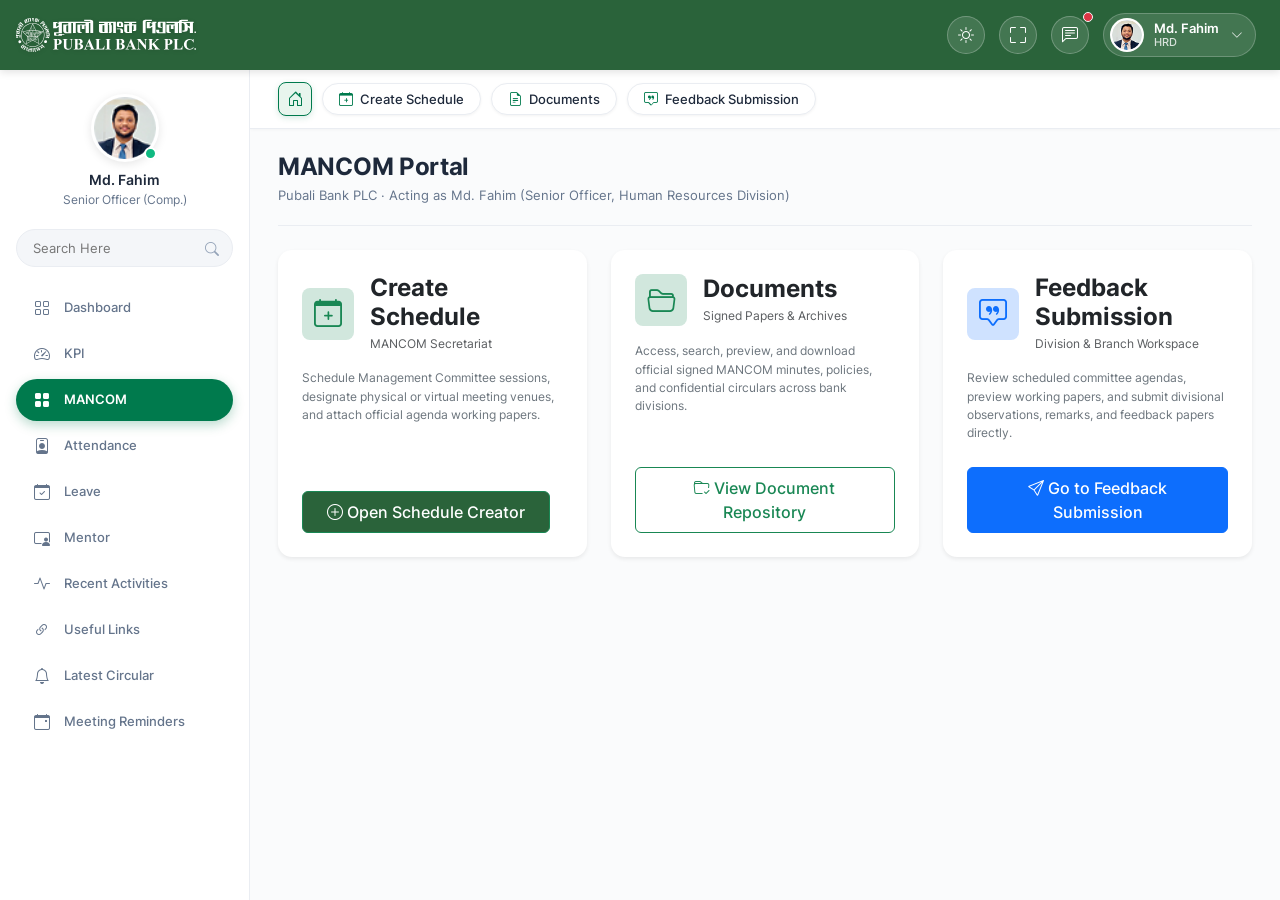
<file: index.html>
<!DOCTYPE html>
<html lang="en" data-bs-theme="light">

<head>
  <meta charset="UTF-8">
  <meta name="viewport" content="width=device-width, initial-scale=1.0">
  <meta name="description" content="Pubali Bank PLC. - MANCOM Portal Blank Template">
  <title>MANCOM Portal - Blank Template</title>

  <!-- Local Vendor CSS Resources (Local CDN Assets) -->
  <link rel="stylesheet" href="assets/vendor/css/bootstrap.min.css">
  <link rel="stylesheet" href="assets/vendor/css/bootstrap-icons.min.css">
  <link rel="stylesheet" href="assets/css/style.css">
</head>

<body>

  <!-- ======================================================================
       TOP NAVIGATION BAR
       ====================================================================== -->
  <header class="main-navbar">
    <div class="brand-section">
      <button class="btn text-white d-lg-none p-0 me-2" id="btnMobileMenu" aria-label="Toggle Navigation">
        <i class="bi bi-list fs-3"></i>
      </button>
      <a href="index.html" class="d-flex align-items-center text-decoration-none">
        <img src="assets/images/pubali-bank-header-logo.svg"
          onerror="this.onerror=null; this.src='assets/images/pubali-bank-logo-white.svg';" alt="Pubali Bank PLC."
          class="brand-logo-img">
      </a>
    </div>

    <div class="nav-actions">
      <!-- Theme Switcher (Dark / Light) -->
      <button class="nav-icon-btn" id="themeToggleBtn" title="Toggle Theme (Light/Dark)" aria-label="Toggle Theme">
        <i class="bi bi-sun"></i>
      </button>

      <!-- Fullscreen Toggle -->
      <button class="nav-icon-btn" id="fullscreenToggleBtn" title="Toggle Fullscreen" aria-label="Toggle Fullscreen">
        <i class="bi bi-fullscreen"></i>
      </button>

      <!-- Messages / Circulars Notification Button -->
      <button class="nav-icon-btn position-relative" data-bs-toggle="offcanvas" data-bs-target="#notificationOffcanvas"
        title="Notifications & Circulars" aria-label="Notifications">
        <i class="bi bi-chat-left-text"></i>
        <span
          class="position-absolute top-0 start-100 translate-middle p-1 bg-danger border border-light rounded-circle">
          <span class="visually-hidden">New alerts</span>
        </span>
      </button>

      <!-- User Profile Dropdown Pill -->
      <div class="dropdown">
        <a href="#" class="user-profile-pill" id="userDropdown" data-bs-toggle="dropdown" aria-expanded="false">
          <img src="assets/images/avatar.png" alt="Md. Fahim" class="user-avatar-nav">
          <div class="user-meta-nav">
            <span class="user-name">Md. Fahim</span>
            <span class="user-role">HRD</span>
          </div>
          <i class="bi bi-chevron-down dropdown-caret"></i>
        </a>
        <ul class="dropdown-menu dropdown-menu-end shadow border-0" aria-labelledby="userDropdown">
          <li class="dropdown-header">
            <h6 class="mb-0 text-dark fw-bold">Md. Fahim</h6>
            <small class="text-muted">Senior Officer (Human Resources)</small>
          </li>
          <li>
            <hr class="dropdown-divider">
          </li>
          <li><a class="dropdown-item" href="#"><i class="bi bi-person me-2 text-success"></i> My Profile</a></li>
          <li><a class="dropdown-item" href="#"><i class="bi bi-shield-check me-2 text-primary"></i> MANCOM
              Permissions</a></li>
          <li><a class="dropdown-item" href="#"><i class="bi bi-gear me-2 text-secondary"></i> System Preferences</a>
          </li>
          <li>
            <hr class="dropdown-divider">
          </li>
          <li><a class="dropdown-item text-danger" href="#"><i class="bi bi-box-arrow-right me-2"></i> Sign Out</a></li>
        </ul>
      </div>
    </div>
  </header>

  <!-- ======================================================================
       APP MAIN CONTAINER (SIDEBAR + MAIN CONTENT)
       ====================================================================== -->
  <div class="portal-container">

    <!-- LEFT SIDEBAR -->
    <aside class="portal-sidebar" id="portalSidebar">
      <!-- Profile Card -->
      <div class="sidebar-user-card">
        <div class="sidebar-avatar-wrapper">
          <img src="assets/images/avatar.png" alt="Md. Fahim" class="sidebar-avatar-img">
          <span class="status-indicator-dot" title="Active"></span>
        </div>
        <h3 class="sidebar-user-name">Md. Fahim</h3>
        <p class="sidebar-user-role">Senior Officer (Comp.)</p>
      </div>

      <!-- Search Input -->
      <div class="sidebar-search-container">
        <input type="text" class="sidebar-search-input" id="sidebarSearchInput" placeholder="Search Here">
        <i class="bi bi-search sidebar-search-icon"></i>
      </div>

      <!-- Sidebar Navigation Menu -->
      <ul class="sidebar-nav-list" id="sidebarNavList">
        <li class="sidebar-nav-item">
          <a href="#dashboard" class="sidebar-nav-link">
            <i class="bi bi-grid"></i>
            <span>Dashboard</span>
          </a>
        </li>
        <li class="sidebar-nav-item">
          <a href="#kpi" class="sidebar-nav-link">
            <i class="bi bi-speedometer2"></i>
            <span>KPI</span>
          </a>
        </li>
        <!-- ACTIVE MANCOM PILL -->
        <li class="sidebar-nav-item">
          <a href="index.html" class="sidebar-nav-link active-mancom">
            <i class="bi bi-grid-fill"></i>
            <span>MANCOM</span>
          </a>
        </li>
        <li class="sidebar-nav-item">
          <a href="#attendance" class="sidebar-nav-link">
            <i class="bi bi-person-badge"></i>
            <span>Attendance</span>
          </a>
        </li>
        <li class="sidebar-nav-item">
          <a href="#leave" class="sidebar-nav-link">
            <i class="bi bi-calendar-check"></i>
            <span>Leave</span>
          </a>
        </li>
        <li class="sidebar-nav-item">
          <a href="#mentor" class="sidebar-nav-link">
            <i class="bi bi-person-video3"></i>
            <span>Mentor</span>
          </a>
        </li>
        <li class="sidebar-nav-item">
          <a href="#recent-activities" class="sidebar-nav-link">
            <i class="bi bi-activity"></i>
            <span>Recent Activities</span>
          </a>
        </li>
        <li class="sidebar-nav-item">
          <a href="#useful-links" class="sidebar-nav-link">
            <i class="bi bi-link-45deg"></i>
            <span>Useful Links</span>
          </a>
        </li>
        <li class="sidebar-nav-item">
          <a href="#latest-circular" class="sidebar-nav-link">
            <i class="bi bi-bell"></i>
            <span>Latest Circular</span>
          </a>
        </li>
        <li class="sidebar-nav-item">
          <a href="#meeting-reminders" class="sidebar-nav-link">
            <i class="bi bi-calendar-event"></i>
            <span>Meeting Reminders</span>
          </a>
        </li>
      </ul>
    </aside>

    <!-- MAIN CONTENT AREA -->
    <main class="portal-main-content">

      <!-- BREADCRUMB / SUB-NAV ROW (TOP OF MAIN CONTENT) -->
      <div class="breadcrumb-nav-row">
        <a href="index.html" class="home-icon-link active" title="Home" aria-label="Home">
          <i class="bi bi-house-door"></i>
        </a>
        <a href="create-schedule.html" class="subnav-item text-decoration-none">
          <i class="bi bi-calendar-plus"></i>
          <span>Create Schedule</span>
        </a>
        <a href="documents.html" class="subnav-item text-decoration-none">
          <i class="bi bi-file-earmark-text"></i>
          <span>Documents</span>
        </a>
        <a href="FeedbackSubmission.html" class="subnav-item text-decoration-none">
          <i class="bi bi-chat-square-quote"></i>
          <span>Feedback Submission</span>
        </a>
      </div>

      <!-- PAGE SUBHEADER -->
      <section class="page-subheader">
        <div class="portal-title-block">
          <h1>MANCOM Portal</h1>
          <p class="portal-subtitle">Pubali Bank PLC · Acting as Md. Fahim (Senior Officer, Human Resources Division)
          </p>
        </div>
      </section>

      <!-- MANCOM WORKFLOW MODULES -->
      <div class="row g-4 mb-4">
        <!-- 1. Create Schedule -->
        <div class="col-lg-4 col-md-6">
          <div class="card h-100 border-0 shadow-sm p-4"
            style="background-color: var(--bg-surface); border-radius: 14px;">
            <div class="d-flex align-items-center gap-3 mb-3">
              <span
                class="d-inline-flex align-items-center justify-content-center rounded-3 bg-success-subtle text-success p-3"
                style="width: 52px; height: 52px;">
                <i class="bi bi-calendar-plus fs-3"></i>
              </span>
              <div>
                <h4 class="fw-bold mb-0 text-dark">Create Schedule</h4>
                <small class="text-muted">MANCOM Secretariat</small>
              </div>
            </div>
            <p class="text-secondary small mb-4">
              Schedule Management Committee sessions, designate physical or virtual meeting venues, and attach
              official agenda working papers.
            </p>
            <div class="mt-auto">
              <a href="create-schedule.html" class="btn btn-success px-4 py-2 fw-medium"
                style="background-color: var(--pubali-green, #2a633a);">
                <i class="bi bi-plus-circle me-1"></i>Open Schedule Creator
              </a>
            </div>
          </div>
        </div>

        <!-- 2. Document Repository -->
        <div class="col-lg-4 col-md-6">
          <div class="card h-100 border-0 shadow-sm p-4"
            style="background-color: var(--bg-surface); border-radius: 14px;">
            <div class="d-flex align-items-center gap-3 mb-3">
              <span
                class="d-inline-flex align-items-center justify-content-center rounded-3 bg-success-subtle text-success p-3"
                style="width: 52px; height: 52px;">
                <i class="bi bi-folder2-open fs-3"></i>
              </span>
              <div>
                <h4 class="fw-bold mb-0 text-dark">Documents</h4>
                <small class="text-muted">Signed Papers & Archives</small>
              </div>
            </div>
            <p class="text-secondary small mb-4">
              Access, search, preview, and download official signed MANCOM minutes, policies, and confidential
              circulars across bank divisions.
            </p>
            <div class="mt-auto">
              <a href="documents.html" class="btn btn-outline-success px-4 py-2 fw-medium">
                <i class="bi bi-folder-check me-1"></i>View Document Repository
              </a>
            </div>
          </div>
        </div>

        <!-- 3. Feedback Submission -->
        <div class="col-lg-4 col-md-12">
          <div class="card h-100 border-0 shadow-sm p-4"
            style="background-color: var(--bg-surface); border-radius: 14px;">
            <div class="d-flex align-items-center gap-3 mb-3">
              <span
                class="d-inline-flex align-items-center justify-content-center rounded-3 bg-primary-subtle text-primary p-3"
                style="width: 52px; height: 52px;">
                <i class="bi bi-chat-square-quote fs-3"></i>
              </span>
              <div>
                <h4 class="fw-bold mb-0 text-dark">Feedback Submission</h4>
                <small class="text-muted">Division & Branch Workspace</small>
              </div>
            </div>
            <p class="text-secondary small mb-4">
              Review scheduled committee agendas, preview working papers, and submit divisional observations, remarks,
              and feedback papers directly.
            </p>
            <div class="mt-auto">
              <a href="FeedbackSubmission.html" class="btn btn-primary px-4 py-2 fw-medium">
                <i class="bi bi-send me-1"></i>Go to Feedback Submission
              </a>
            </div>
          </div>
        </div>
      </div>

    </main>
  </div>

  <!-- ======================================================================
       CREATE SCHEDULE MODAL
       ====================================================================== -->
  <div class="modal fade" id="createScheduleModal" tabindex="-1" aria-labelledby="scheduleModalLabel"
    aria-hidden="true">
    <div class="modal-dialog modal-dialog-centered modal-lg">
      <div class="modal-content border-0 shadow">
        <div class="modal-header bg-success text-white" style="background-color: var(--pubali-green) !important;">
          <h5 class="modal-title" id="scheduleModalLabel"><i class="bi bi-calendar-event me-2"></i>Create MANCOM Meeting
            Schedule</h5>
          <button type="button" class="btn-close btn-close-white" data-bs-dismiss="modal" aria-label="Close"></button>
        </div>
        <div class="modal-body p-4">
          <form id="scheduleForm">
            <div class="row g-3">
              <div class="col-md-12">

                <input type="text" class="form-control"
                  placeholder="e.g. 15th MANCOM Meeting: Annual Performance & Digital Transformation Review" required>
              </div>
              <div class="col-md-6">
                <label class="form-label fw-semibold">Meeting Date <span class="text-danger">*</span></label>
                <input type="date" class="form-control" value="2026-10-20" required>
              </div>
              <div class="col-md-3">
                <label class="form-label fw-semibold">Start Time <span class="text-danger">*</span></label>
                <input type="time" class="form-control" value="10:30" required>
              </div>
              <div class="col-md-3">
                <label class="form-label fw-semibold">End Time <span class="text-danger">*</span></label>
                <input type="time" class="form-control" value="12:30" required>
              </div>
              <div class="col-md-12">
                <label class="form-label fw-semibold">Venue / Location</label>
                <input type="text" class="form-control" value="Board Room, 14th Floor, Head Office, Pubali Bank PLC.">
              </div>
              <div class="col-md-12">
                <label class="form-label fw-semibold">Proposed Agenda Summary</label>
                <textarea class="form-control" rows="3"
                  placeholder="1. Confirmation of 14th MANCOM minutes&#10;2. Credit review and non-performing loan strategy&#10;3. HR promotion and compensation policies&#10;4. Miscellaneous agenda"></textarea>
              </div>
            </div>
            <div class="modal-footer px-0 pb-0 mt-4">
              <button type="button" class="btn btn-secondary rounded-pill" data-bs-dismiss="modal">Cancel</button>
              <button type="button" class="btn btn-success rounded-pill px-4"
                style="background-color: var(--pubali-green-active);"
                onclick="bootstrap.Modal.getInstance(document.getElementById('createScheduleModal')).hide(); alert('Meeting schedule created successfully and invitations dispatched!');">
                <i class="bi bi-check-circle me-1"></i> Confirm & Notify Members
              </button>
            </div>
          </form>
        </div>
      </div>
    </div>
  </div>

  <!-- ======================================================================
       NOTIFICATIONS & CIRCULARS OFFCANVAS
       ====================================================================== -->
  <div class="offcanvas offcanvas-end" tabindex="-1" id="notificationOffcanvas" aria-labelledby="offcanvasLabel">
    <div class="offcanvas-header border-bottom">
      <h5 class="offcanvas-title fw-bold" id="offcanvasLabel"><i class="bi bi-bell text-success me-2"></i>Bank Circulars
        & Alerts</h5>
      <button type="button" class="btn-close" data-bs-dismiss="offcanvas" aria-label="Close"></button>
    </div>
    <div class="offcanvas-body p-0">
      <div class="list-group list-group-flush">
        <div class="list-group-item p-3">
          <div class="d-flex w-100 justify-content-between">
            <h6 class="mb-2 fw-bold text-success">14th MANCOM Minutes Published</h6>
            <small class="text-muted">1 hour ago</small>
          </div>
          <p class="mb-2 small text-secondary">The signed copy of the 14th MANCOM meeting is now available in the
            Document Repository.</p>
          <small class="text-muted"><i class="bi bi-shield-lock me-1"></i> Strictly Confidential</small>
        </div>
        <div class="list-group-item p-3">
          <div class="d-flex w-100 justify-content-between">
            <h6 class="mb-2 fw-bold">Circular #2026/89: Holiday Roster</h6>
            <small class="text-muted">Yesterday</small>
          </div>
          <p class="mb-2 small text-secondary">HR Division has published the updated duty schedule for regional
            branches.</p>
          <small class="text-muted"><i class="bi bi-building me-1"></i> HR Division</small>
        </div>
        <div class="list-group-item p-3">
          <div class="d-flex w-100 justify-content-between">
            <h6 class="mb-2 fw-bold">Core Banking Maintenance</h6>
            <small class="text-muted">3 days ago</small>
          </div>
          <p class="mb-2 small text-secondary">Scheduled data center maintenance on Friday 16 October 02:00 AM - 05:00
            AM.</p>
          <small class="text-muted"><i class="bi bi-hdd-network me-1"></i> IT Division</small>
        </div>
      </div>
    </div>
  </div>

  <!-- ======================================================================
       TOAST NOTIFICATION COMPONENT
       ====================================================================== -->
  <div class="toast-container position-fixed bottom-0 end-0 p-3" style="z-index: 1090;">
    <div id="portalToast" class="toast align-items-center shadow-lg border-0" role="alert" aria-live="assertive"
      aria-atomic="true">
      <div class="toast-header bg-success text-white">
        <i class="bi bi-shield-check me-2"></i>
        <strong class="me-auto">Pubali Bank Portal</strong>
        <small class="text-white-50">Just now</small>
        <button type="button" class="btn-close btn-close-white" data-bs-dismiss="toast" aria-label="Close"></button>
      </div>
      <div class="toast-body bg-body text-body" id="toastMessage">
        Action completed successfully.
      </div>
    </div>
  </div>

  <!-- Local Vendor JavaScript Bundle (Local CDN Assets) -->
  <script src="assets/vendor/js/bootstrap.bundle.min.js"></script>
  <script src="assets/js/app.js"></script>
</body>

</html>
</file>
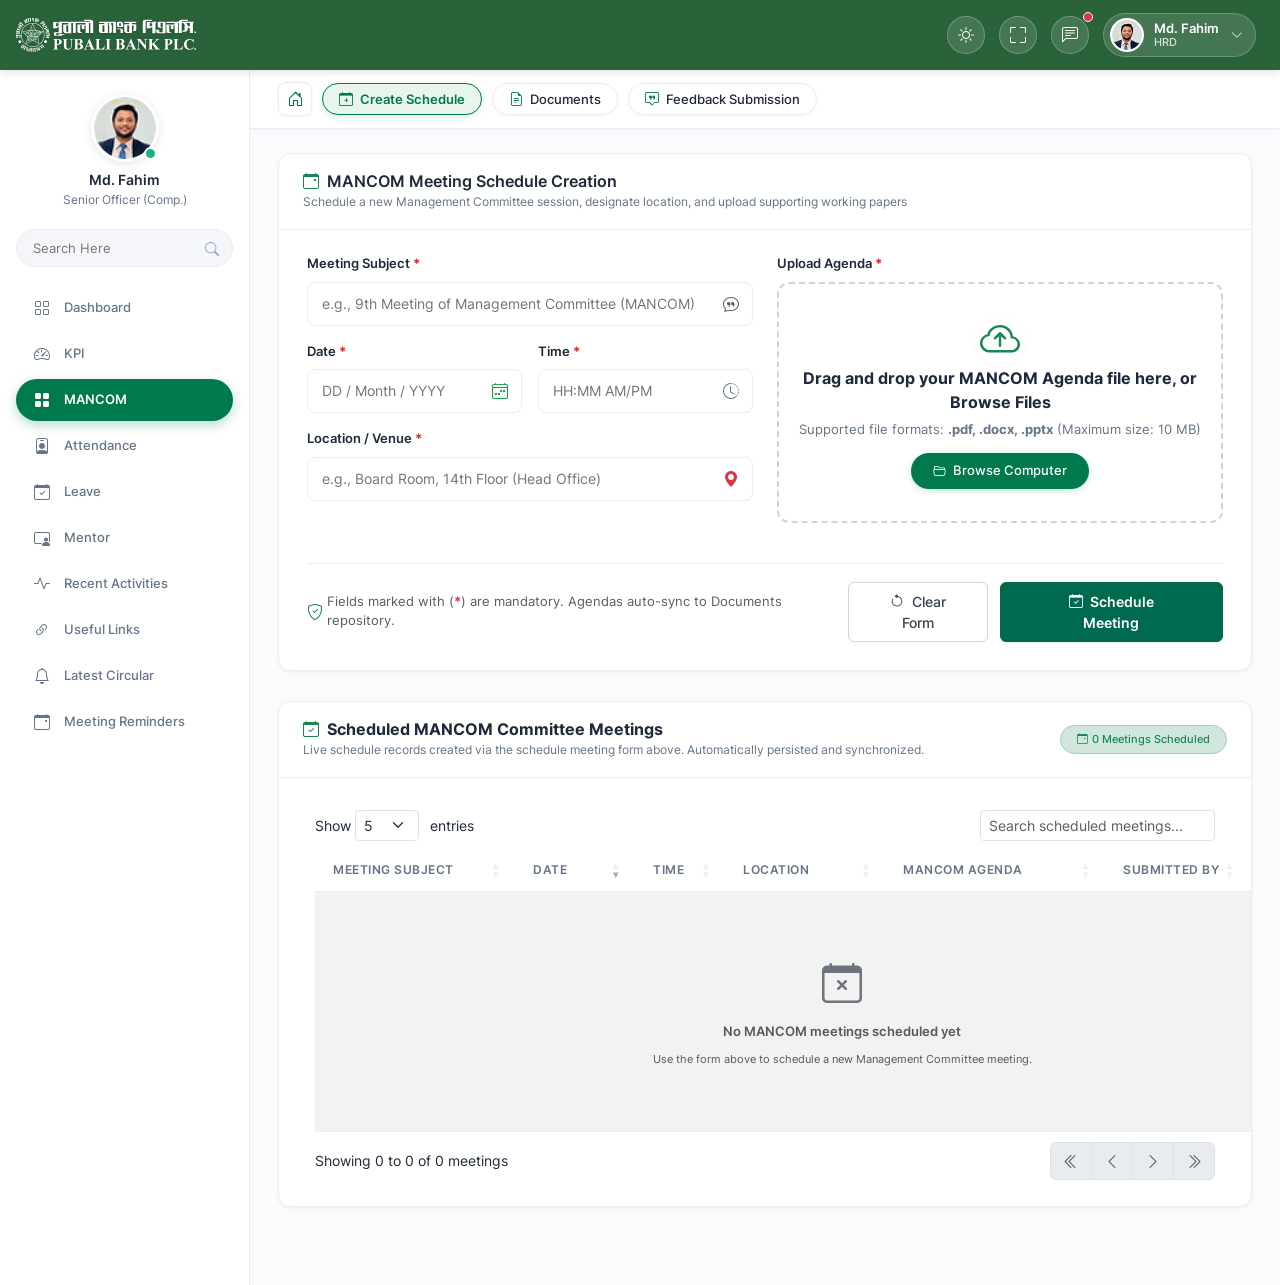
<file: create-schedule.html>
<!DOCTYPE html>
<html lang="en" data-bs-theme="light">

<head>
  <!-- Character encoding and responsive viewport -->
  <meta charset="UTF-8">
  <meta name="viewport" content="width=device-width, initial-scale=1.0">
  <meta name="description" content="Pubali Bank PLC. - MANCOM Committee Meeting Schedule Creation Page">
  <title>Create Schedule - MANCOM Portal | Pubali Bank PLC</title>

  <!-- ======================================================================
       LOCAL VENDOR STYLESHEET RESOURCES (Local CDN Assets)
       ====================================================================== -->
  <!-- Local Bootstrap 5.3.3 CSS -->
  <link rel="stylesheet" href="assets/vendor/css/bootstrap.min.css">
  <!-- Local Bootstrap Icons 1.11.3 CSS -->
  <link rel="stylesheet" href="assets/vendor/css/bootstrap-icons.min.css">
  <!-- Local Bootstrap 5 DataTables CSS -->
  <link rel="stylesheet" href="assets/vendor/css/dataTables.bootstrap5.min.css">
  <!-- Local Custom Portal Design System & Layout Stylesheet -->
  <link rel="stylesheet" href="assets/css/style.css">
</head>

<body>

  <!-- ======================================================================
       TOP NAVIGATION BAR
       Forest green brand header (#2a633a) with official Pubali Bank PLC logo
       and quick user controls (theme toggle, fullscreen, notifications, profile)
       ====================================================================== -->
  <header class="main-navbar">
    <div class="brand-section">
      <!-- Mobile sidebar toggle button (visible on smaller screens) -->
      <button class="btn text-white d-lg-none p-0 me-2" id="btnMobileMenu" aria-label="Toggle Navigation">
        <i class="bi bi-list fs-3"></i>
      </button>

      <!-- Pubali Bank PLC Official Brand Logo -->
      <a href="index.html" class="d-flex align-items-center text-decoration-none">
        <img src="assets/images/pubali-bank-header-logo.svg"
          onerror="this.onerror=null; this.src='assets/images/pubali-bank-logo-white.svg';" alt="Pubali Bank PLC."
          class="brand-logo-img">
      </a>
    </div>

    <!-- Header Actions (Right Side) -->
    <div class="nav-actions">
      <!-- Dark / Light Theme Toggle Button -->
      <button class="nav-icon-btn" id="themeToggleBtn" title="Toggle Theme (Light/Dark)" aria-label="Toggle Theme">
        <i class="bi bi-sun"></i>
      </button>

      <!-- Native Fullscreen Mode Toggle Button -->
      <button class="nav-icon-btn" id="fullscreenToggleBtn" title="Toggle Fullscreen" aria-label="Toggle Fullscreen">
        <i class="bi bi-fullscreen"></i>
      </button>

      <!-- Circulars & Alerts Notification Offcanvas Trigger -->
      <button class="nav-icon-btn position-relative" data-bs-toggle="offcanvas" data-bs-target="#notificationOffcanvas"
        title="Notifications & Circulars" aria-label="Notifications">
        <i class="bi bi-chat-left-text"></i>
        <span
          class="position-absolute top-0 start-100 translate-middle p-1 bg-danger border border-light rounded-circle">
          <span class="visually-hidden">New alerts</span>
        </span>
      </button>

      <!-- User Profile Dropdown Pill (Md. Fahim / HRD) -->
      <div class="dropdown">
        <a href="#" class="user-profile-pill" id="userDropdown" data-bs-toggle="dropdown" aria-expanded="false">
          <img src="assets/images/avatar.png" alt="Md. Fahim" class="user-avatar-nav">
          <div class="user-meta-nav">
            <span class="user-name">Md. Fahim</span>
            <span class="user-role">HRD</span>
          </div>
          <i class="bi bi-chevron-down dropdown-caret"></i>
        </a>
        <ul class="dropdown-menu dropdown-menu-end shadow border-0" aria-labelledby="userDropdown">
          <li class="dropdown-header">
            <h6 class="mb-0 text-dark fw-bold">Md. Fahim</h6>
            <small class="text-muted">Senior Officer (Human Resources)</small>
          </li>
          <li>
            <hr class="dropdown-divider">
          </li>
          <li><a class="dropdown-item" href="#"><i class="bi bi-person me-2 text-success"></i> My Profile</a></li>
          <li><a class="dropdown-item" href="#"><i class="bi bi-shield-check me-2 text-primary"></i> MANCOM
              Permissions</a></li>
          <li><a class="dropdown-item" href="#"><i class="bi bi-gear me-2 text-secondary"></i> System Preferences</a>
          </li>
          <li>
            <hr class="dropdown-divider">
          </li>
          <li><a class="dropdown-item text-danger" href="#"><i class="bi bi-box-arrow-right me-2"></i> Sign Out</a></li>
        </ul>
      </div>
    </div>
  </header>

  <!-- ======================================================================
       PORTAL MAIN CONTAINER
       Sidebar (left) + Main Content Canvas (right)
       ====================================================================== -->
  <div class="portal-container">

    <!-- ====================================================================
         LEFT SIDEBAR NAVIGATION
         User badge, quick search filter, and 10 main intranet menu links
         ==================================================================== -->
    <aside class="portal-sidebar" id="portalSidebar">
      <!-- User Profile Card -->
      <div class="sidebar-user-card">
        <div class="sidebar-avatar-wrapper">
          <img src="assets/images/avatar.png" alt="Md. Fahim" class="sidebar-avatar-img">
          <span class="status-indicator-dot" title="Active"></span>
        </div>
        <h3 class="sidebar-user-name">Md. Fahim</h3>
        <p class="sidebar-user-role">Senior Officer (Comp.)</p>
      </div>

      <!-- Live Search Box for filtering sidebar navigation items -->
      <div class="sidebar-search-container">
        <input type="text" class="sidebar-search-input" id="sidebarSearchInput" placeholder="Search Here">
        <i class="bi bi-search sidebar-search-icon"></i>
      </div>

      <!-- Navigation Menu Item List -->
      <ul class="sidebar-nav-list" id="sidebarNavList">
        <li class="sidebar-nav-item">
          <a href="#dashboard" class="sidebar-nav-link">
            <i class="bi bi-grid"></i>
            <span>Dashboard</span>
          </a>
        </li>
        <li class="sidebar-nav-item">
          <a href="#kpi" class="sidebar-nav-link">
            <i class="bi bi-speedometer2"></i>
            <span>KPI</span>
          </a>
        </li>
        <!-- MANCOM Menu Pill (Active state with solid brand green) -->
        <li class="sidebar-nav-item">
          <a href="index.html" class="sidebar-nav-link active-mancom">
            <i class="bi bi-grid-fill"></i>
            <span>MANCOM</span>
          </a>
        </li>
        <li class="sidebar-nav-item">
          <a href="#attendance" class="sidebar-nav-link">
            <i class="bi bi-person-badge"></i>
            <span>Attendance</span>
          </a>
        </li>
        <li class="sidebar-nav-item">
          <a href="#leave" class="sidebar-nav-link">
            <i class="bi bi-calendar-check"></i>
            <span>Leave</span>
          </a>
        </li>
        <li class="sidebar-nav-item">
          <a href="#mentor" class="sidebar-nav-link">
            <i class="bi bi-person-video3"></i>
            <span>Mentor</span>
          </a>
        </li>
        <li class="sidebar-nav-item">
          <a href="#recent-activities" class="sidebar-nav-link">
            <i class="bi bi-activity"></i>
            <span>Recent Activities</span>
          </a>
        </li>
        <li class="sidebar-nav-item">
          <a href="#useful-links" class="sidebar-nav-link">
            <i class="bi bi-link-45deg"></i>
            <span>Useful Links</span>
          </a>
        </li>
        <li class="sidebar-nav-item">
          <a href="#latest-circular" class="sidebar-nav-link">
            <i class="bi bi-bell"></i>
            <span>Latest Circular</span>
          </a>
        </li>
        <li class="sidebar-nav-item">
          <a href="#meeting-reminders" class="sidebar-nav-link">
            <i class="bi bi-calendar-event"></i>
            <span>Meeting Reminders</span>
          </a>
        </li>
      </ul>
    </aside>

    <!-- ====================================================================
         MAIN CONTENT AREA
         Houses the page subheader, breadcrumb row, and the Create Schedule form
         ==================================================================== -->
    <main class="portal-main-content">

      <!-- ==================================================================
           SUB NAVIGATION / BREADCRUMB ROW (TOP OF MAIN CONTENT)
           ================================================================== -->
      <div class="breadcrumb-nav-row">
        <!-- Home Navigation Link -->
        <a href="index.html" class="home-icon-link" title="Home" aria-label="Home">
          <i class="bi bi-house-door"></i>
        </a>

        <!-- Create Schedule Button (Active on this page) -->
        <a href="create-schedule.html" class="subnav-item active text-decoration-none">
          <i class="bi bi-calendar-plus"></i>
          <span>Create Schedule</span>
        </a>

        <!-- Documents Tab -->
        <a href="documents.html" class="subnav-item text-decoration-none">
          <i class="bi bi-file-earmark-text"></i>
          <span>Documents</span>
        </a>

        <!-- Feedback Submission Tab -->
        <a href="FeedbackSubmission.html" class="subnav-item text-decoration-none">
          <i class="bi bi-chat-square-quote"></i>
          <span>Feedback Submission</span>
        </a>
      </div>

      <!-- ==================================================================
           CREATE SCHEDULE CARD & FORM
           Pixel-perfect design matching user-provided screenshot:
           - 4 input fields: Meeting Subject, Date, Time, Location
           - Large document upload box (PDF, DOCX, PPTX; max 5MB)
           - Centered Clear Form and Submit action buttons
           ================================================================== -->
      <section class="schedule-card">
        <!-- Schedule Form Group: Grouping library-controls-header and scheduleMeetingForm -->
        <div class="schedule-form-group">
          <!-- Controls Header: Meaningful Title and Status Badge -->
          <div class="library-controls-header">
            <div class="library-title">
              <h3><i class="bi bi-calendar-event me-2 text-success"></i>MANCOM Meeting Schedule Creation</h3>
              <p>Schedule a new Management Committee session, designate location, and upload supporting working papers
              </p>
            </div>
            <div class="library-filter-tools">
            </div>
          </div>

          <form id="scheduleMeetingForm" class="scheduleMeetingForm schedule-meeting-form" novalidate>
            <div class="row g-4 create-sch">

              <!-- Left Column: Meeting Logistics & Session Details -->
              <div class="col-lg-6">
                <div class="schedule-section-body">
                  <!-- Field 1: Meeting Subject (Full Width of left panel) -->
                  <div class="mb-3">
                    <div class="d-flex justify-content-between align-items-center mb-2">
                      <label for="meetingSubject" class="schedule-label mb-0">
                        Meeting Subject <span class="required-star">*</span>
                      </label>
                    </div>
                    <div class="schedule-input-wrapper">
                      <input type="text" class="schedule-input" id="meetingSubject" name="meetingSubject" value=""
                        required placeholder="e.g., 9th Meeting of Management Committee (MANCOM)"
                        list="meetingSubjectDatalist">
                      <span class="schedule-input-icon text-muted" title="Subject suggestions">
                        <i class="bi bi-chat-quote"></i>
                      </span>
                    </div>
                  </div>

                  <!-- Fields 2 & 3: Date & Time (Side-by-side) -->
                  <div class="row g-3 mb-3">
                    <!-- Date -->
                    <div class="col-sm-6">
                      <label for="meetingDate" class="schedule-label">
                        Date <span class="required-star">*</span>
                      </label>
                      <div class="schedule-input-wrapper" id="dateInputWrapper">
                        <input type="text" class="schedule-input" id="meetingDate" name="meetingDate" value="" required
                          placeholder="DD / Month / YYYY" autocomplete="off">
                        <span class="schedule-input-icon calendar-icon" id="btnOpenDatePicker" role="button"
                          title="Open Calendar Date Picker">
                          <i class="bi bi-calendar4-week"></i>
                        </span>
                        <!-- Native date picker fallback -->
                        <input type="date" id="nativeDatePicker"
                          style="position: absolute; opacity: 0; pointer-events: none; width: 0; height: 0;"
                          tabindex="-1">
                      </div>
                    </div>

                    <!-- Time -->
                    <div class="col-sm-6">
                      <label for="meetingTime" class="schedule-label">
                        Time <span class="required-star">*</span>
                      </label>
                      <div class="schedule-input-wrapper" id="timeInputWrapper">
                        <input type="text" class="schedule-input" id="meetingTime" name="meetingTime" value="" required
                          placeholder="HH:MM AM/PM" autocomplete="off">
                        <span class="schedule-input-icon clock-icon" id="btnOpenTimePicker" role="button"
                          title="Open Time Picker">
                          <i class="bi bi-clock-history"></i>
                        </span>
                        <!-- Native time picker fallback -->
                        <input type="time" id="nativeTimePicker"
                          style="position: absolute; opacity: 0; pointer-events: none; width: 0; height: 0;"
                          tabindex="-1">
                      </div>
                    </div>
                  </div>

                  <!-- Field 4: Location with Fast Preset Badges -->
                  <div class="mb-2">
                    <div class="d-flex justify-content-between align-items-center mb-2">
                      <label for="meetingLocation" class="schedule-label mb-0">
                        Location / Venue <span class="required-star">*</span>
                      </label>
                    </div>
                    <div class="schedule-input-wrapper">
                      <input type="text" class="schedule-input" id="meetingLocation" name="meetingLocation" value=""
                        required placeholder="e.g., Board Room, 14th Floor (Head Office)" list="locationSuggestions">
                      <span class="schedule-input-icon" title="Location venue">
                        <i class="bi bi-geo-alt-fill text-danger"></i>
                      </span>
                    </div>
                  </div>
                </div>
              </div>

              <!-- Right Column: Official MANCOM Agenda Working Papers -->
              <div class="col-lg-6">
                <div class="d-flex justify-content-between align-items-center mb-2">
                  <label for="pdfFileInput" class="schedule-label mb-0">
                    Upload Agenda <span class="required-star">*</span>
                  </label>
                </div>
                <div class="schedule-section-body flex-grow-1 d-flex flex-column justify-content-between">
                  <div>
                    <!-- Drag & Drop Zone -->
                    <div class="dropzone-area" id="dropzone" tabindex="0" role="button"
                      aria-label="Dropzone for PDF file upload" style="margin: 0 0 16px 0;">
                      <div class="dropzone-icon-circle">
                        <i class="bi bi-cloud-arrow-up text-success fs-1"></i>
                      </div>
                      <div class="dropzone-title fw-bold">Drag and drop your MANCOM Agenda file here, or Browse Files
                      </div>
                      <div class="dropzone-subtitle">
                        Supported file formats: <strong>.pdf, .docx, .pptx</strong> (Maximum size: 10 MB)
                      </div>
                      <button type="button" class="dropzone-btn" id="btnBrowseFile">
                        <i class="bi bi-folder2-open me-1"></i> Browse Computer
                      </button>
                      <input type="file" id="pdfFileInput" accept="application/pdf,.pdf,.docx,.pptx"
                        style="display:none;" aria-label="Upload PDF file">
                    </div>

                    <!-- Selected File Preview Strip (Dynamic preview matching FeedbackSubmission upload) -->
                    <div class="selected-file-card" id="selectedFileCard" style="display: none; margin: 0 0 16px 0;">
                      <div class="selected-file-info d-flex align-items-center gap-3">
                        <i class="bi bi-file-earmark-pdf-fill file-type-icon fs-2 text-danger"></i>
                        <div class="file-details">
                          <span class="file-name fw-semibold text-dark d-block" id="selectedFileName"
                            style="cursor: pointer;" title="Click to preview document">filename.pdf</span>
                          <div class="d-flex align-items-center gap-2 mt-1">
                            <span class="file-meta text-muted small" id="selectedFileMeta">0 MB • Ready</span>
                            <span
                              class="badge bg-success-subtle text-success border border-success-subtle px-2 py-0.5 rounded-pill"
                              style="font-size: 10px;">
                              <i class="bi bi-check-circle-fill me-1"></i>Scheduled Agenda Paper
                            </span>
                          </div>
                        </div>
                      </div>
                      <div class="file-actions d-flex align-items-center gap-2">
                        <!-- Preview Document Button -->
                        <button type="button"
                          class="btn btn-sm btn-outline-success d-inline-flex align-items-center gap-1 px-3 py-1 fw-semibold"
                          id="btnPreviewAgendaModal" title="Preview Attached Agenda in Full Viewer">
                          <i class="bi bi-eye-fill"></i>
                          <span>Preview</span>
                        </button>
                        <!-- Quick Inline Preview Toggle -->
                        <button type="button"
                          class="btn btn-sm btn-outline-secondary d-inline-flex align-items-center gap-1 px-2 py-1"
                          id="btnToggleInlinePreview" title="Toggle Quick Inline View" data-bs-toggle="collapse"
                          data-bs-target="#inlineAgendaPreviewCollapse">
                          <i class="bi bi-layout-sidebar-inset"></i>
                          <span class="d-none d-sm-inline">Quick View</span>
                        </button>
                        <!-- Remove / Replace Document -->
                        <button type="button" class="btn btn-remove-file" id="btnRemoveFile"
                          title="Replace or re-upload file">
                          <i class="bi bi-x-lg"></i>
                        </button>
                      </div>
                    </div>

                    <!-- Inline Collapsible Preview Box -->
                    <div class="collapse mb-3" id="inlineAgendaPreviewCollapse">
                      <div class="card card-body p-2 border bg-light shadow-sm">
                        <div class="d-flex justify-content-between align-items-center mb-2 px-2 pt-1">
                          <div class="d-flex align-items-center gap-2">
                            <i class="bi bi-file-earmark-pdf-fill text-danger fs-5"></i>
                            <span class="fw-semibold small text-dark" id="inlinePreviewTitle">MANCOM Agenda Document
                              Preview</span>
                            <span
                              class="badge bg-success-subtle text-success border border-success-subtle px-2 py-0.5 rounded-pill"
                              style="font-size: 10px;">
                              Live Document Stream
                            </span>
                          </div>
                          <div class="d-flex align-items-center gap-1">
                            <button type="button" class="btn btn-sm btn-outline-success px-2 py-0"
                              id="btnExpandInlineToModal" title="Open Full Screen Modal Viewer">
                              <i class="bi bi-arrows-fullscreen"></i>
                            </button>
                            <button type="button" class="btn-close ms-2" data-bs-toggle="collapse"
                              data-bs-target="#inlineAgendaPreviewCollapse" aria-label="Close Preview"
                              style="font-size: 10px;"></button>
                          </div>
                        </div>
                        <div class="rounded border overflow-hidden" style="height: 340px; background-color: #525659;">
                          <iframe id="inlineAgendaPreviewFrame" style="width: 100%; height: 100%; border: 0;" src=""
                            title="Agenda Document Inline Preview"></iframe>
                        </div>
                      </div>
                    </div>
                  </div>
                </div>
              </div>
            </div>


            <!-- Bottom Action Bar: Clear Form & Submit (Professional, Balanced, Crisp) -->
            <div class="schedule-action-bar">
              <div class="d-flex align-items-center text-muted small schedule-form-hints">
                <i class="bi bi-shield-check text-success me-1 fs-6"></i>
                <span>Fields marked with (<span class="text-danger fw-bold">*</span>) are mandatory. Agendas auto-sync
                  to Documents repository.</span>
              </div>
              <div class="schedule-action-buttons">
                <button type="button" class="btn btn-schedule-clear" id="btnScheduleClear"
                  title="Clear all input fields and attachments">
                  <i class="bi bi-arrow-counterclockwise me-1"></i> Clear Form
                </button>
                <button type="submit" class="btn btn-schedule-submit" id="btnScheduleSubmit"
                  title="Schedule and record MANCOM meeting">
                  <i class="bi bi-calendar-check me-1"></i> Schedule Meeting
                </button>
              </div>
            </div>
          </form>
        </div>
      </section>

      <!-- ==================================================================
           SCHEDULED MEETINGS DATA TABLE
           Placed in dedicated card with live records dynamically from localStorage
           ================================================================== -->
      <section class="schedule-card scheduled-meetings-card">
        <!-- Table Controls Header -->
        <div class="library-controls-header">
          <div class="library-title">
            <h3 class="fw-bold"><i class="bi bi-calendar-check me-2 text-success"></i>Scheduled MANCOM Committee
              Meetings</h3>
            <p>Live schedule records created via the schedule meeting form above. Automatically persisted and
              synchronized.</p>
          </div>
          <div class="library-filter-tools">
            <span
              class="badge bg-success-subtle text-success border border-success-subtle px-3 py-2 rounded-pill fw-medium">
              <i class="bi bi-calendar-event me-1"></i><span id="scheduledMeetingsCountBadge">0</span> Meetings
              Scheduled
            </span>
          </div>
        </div>

        <!-- Responsive DataTable Container -->
        <div class="table-responsive p-3 p-md-4 pt-3">
          <table id="scheduledMeetingsTable" class="table table-striped table-hover align-middle table-documents w-100">
            <thead>
              <tr>
                <th style="min-width: 200px;">Meeting Subject</th>
                <th style="min-width: 120px;">Date</th>
                <th style="min-width: 90px;">Time</th>
                <th style="min-width: 160px;">Location</th>
                <th style="min-width: 220px;">MANCOM Agenda</th>
                <th style="min-width: 140px;">Submitted By</th>
                <th class="text-end" style="min-width: 120px;">Actions</th>
              </tr>
            </thead>
            <tbody id="scheduledMeetingsBody">
              <!-- Dynamically populated from localStorage & scheduleMeetingForm submissions -->
            </tbody>
          </table>
        </div>
      </section>

    </main>
  </div>

  <!-- ======================================================================
       NOTIFICATIONS & CIRCULARS OFFCANVAS
       Displays recent bank notices and committee activity
       ====================================================================== -->
  <div class="offcanvas offcanvas-end" tabindex="-1" id="notificationOffcanvas" aria-labelledby="offcanvasLabel">
    <div class="offcanvas-header border-bottom">
      <h5 class="offcanvas-title fw-bold" id="offcanvasLabel"><i class="bi bi-bell text-success me-2"></i>Bank Circulars
        & Alerts</h5>
      <button type="button" class="btn-close" data-bs-dismiss="offcanvas" aria-label="Close"></button>
    </div>
    <div class="offcanvas-body p-0">
      <div class="list-group list-group-flush">
        <div class="list-group-item p-3">
          <div class="d-flex w-100 justify-content-between">
            <h6 class="mb-2 fw-bold text-success">Welcome to MANCOM Portal</h6>
            <small class="text-muted">Notice</small>
          </div>
          <p class="mb-2 small text-secondary">Schedule Management Committee meetings and upload agenda papers using the
            form.
          </p>
          <small class="text-muted"><i class="bi bi-shield-check me-1"></i> HRD Secretariat</small>
        </div>
        <div class="list-group-item p-3">
          <div class="d-flex w-100 justify-content-between">
            <h6 class="mb-2 fw-bold">Circular #2026/89: Holiday Roster</h6>
            <small class="text-muted">Yesterday</small>
          </div>
          <p class="mb-2 small text-secondary">HR Division has published the updated duty schedule for regional
            branches.</p>
          <small class="text-muted"><i class="bi bi-building me-1"></i> HR Division</small>
        </div>
      </div>
    </div>
  </div>

  <!-- ======================================================================
       TOAST FEEDBACK COMPONENT
       Provides toast feedback upon form submission, validation, or reset
       ====================================================================== -->
  <div class="toast-container position-fixed bottom-0 end-0 p-3" style="z-index: 1090;">
    <div id="scheduleToast" class="toast align-items-center shadow-lg border-0" role="alert" aria-live="assertive"
      aria-atomic="true">
      <div class="toast-header bg-success text-white" id="toastHeader">
        <i class="bi bi-check-circle-fill me-2" id="toastIcon"></i>
        <strong class="me-auto" id="toastTitle">Pubali Bank Portal</strong>
        <small class="text-white-50">Just now</small>
        <button type="button" class="btn-close btn-close-white" data-bs-dismiss="toast" aria-label="Close"></button>
      </div>
      <div class="toast-body bg-body text-body" id="toastBody">
        Schedule action completed successfully.
      </div>
    </div>
  </div>

  <!-- ======================================================================
       INTERACTIVE PDF VIEWER MODAL
       Allows full in-browser previewing of scheduled MANCOM committee papers
       ====================================================================== -->
  <div class="modal fade modal-pdf-viewer" id="pdfViewerModal" tabindex="-1" aria-labelledby="pdfModalTitle"
    aria-hidden="true">
    <div class="modal-dialog modal-dialog-centered modal-xl">
      <div class="modal-content">
        <div class="modal-pdf-header">
          <div class="d-flex align-items-center gap-3">
            <i class="bi bi-file-earmark-pdf-fill text-danger fs-4"></i>
            <div>
              <h5 class="modal-title mb-0 fw-bold" id="pdfModalTitle">Document Preview</h5>
              <div class="d-flex align-items-center gap-2 mt-1">
                <span id="pdfModalBadge" class="badge-classification strictly-confidential">Confidential</span>
                <small class="text-muted">Pubali Bank PLC • Secure Document Stream</small>
              </div>
            </div>
          </div>

          <!-- PDF Toolbar: Zoom Out, Zoom In, Print, Download, Close -->
          <div class="d-flex align-items-center gap-2">
            <div class="pdf-toolbar">
              <button class="pdf-toolbar-btn" id="btnZoomOut" title="Zoom Out"><i class="bi bi-zoom-out"></i></button>
              <button class="pdf-toolbar-btn" id="btnZoomIn" title="Zoom In"><i class="bi bi-zoom-in"></i></button>
              <button class="pdf-toolbar-btn" id="btnPrintDoc" title="Print Document"><i
                  class="bi bi-printer"></i></button>
              <button class="pdf-toolbar-btn text-success" id="btnModalDownload" title="Download Local PDF"><i
                  class="bi bi-download"></i></button>
            </div>
            <button type="button" class="btn-close ms-2" data-bs-dismiss="modal" aria-label="Close"></button>
          </div>
        </div>

        <!-- PDF Frame Viewer Container -->
        <div class="modal-body p-0">
          <div class="pdf-frame-container">
            <iframe id="pdfViewerFrame" class="pdf-iframe" src="" title="PDF Viewer"></iframe>
          </div>
        </div>
      </div>
    </div>
  </div>

  <!-- ======================================================================
       LOCAL VENDOR JAVASCRIPT BUNDLE & INTERACTIVE CONTROLLERS
       Local CDN Assets under assets/vendor/
       ====================================================================== -->
  <!-- Local jQuery 3.7.1 -->
  <script src="assets/vendor/js/jquery.min.js"></script>
  <!-- Local DataTables 2.1.8 Core -->
  <script src="assets/vendor/js/dataTables.min.js"></script>
  <!-- Local DataTables Bootstrap 5 Extension -->
  <script src="assets/vendor/js/dataTables.bootstrap5.min.js"></script>
  <!-- Local Bootstrap 5.3.3 JS Bundle (Includes Popper.js) -->
  <script src="assets/vendor/js/bootstrap.bundle.min.js"></script>
  <!-- Main Application Controller -->
  <script src="assets/js/app.js"></script>

  <!-- ======================================================================
       SCHEDULE FORM & DATATABLE CONTROLLER SCRIPT
       - Validates required inputs, handles file selection & constraints (<= 10MB)
       - Implements drag-and-drop file upload
       - Dynamically inserts scheduled meetings into Bootstrap 5 DataTable
       - Synchronizes data across localStorage (records & latest meeting)
       ====================================================================== -->
  <script>
    document.addEventListener('DOMContentLoaded', () => {
      // DOM Elements for the schedule form
      const form = document.getElementById('scheduleMeetingForm');
      const subjectInput = document.getElementById('meetingSubject');
      const dateInput = document.getElementById('meetingDate');
      const timeInput = document.getElementById('meetingTime');
      const locationInput = document.getElementById('meetingLocation');
      const dropzone = document.getElementById('dropzone');
      const fileInput = document.getElementById('pdfFileInput');
      const btnBrowse = document.getElementById('btnBrowseFile');
      const selectedFileCard = document.getElementById('selectedFileCard');
      const selectedFileName = document.getElementById('selectedFileName');
      const selectedFileMeta = document.getElementById('selectedFileMeta');
      const btnRemoveFile = document.getElementById('btnRemoveFile');
      const btnClear = document.getElementById('btnScheduleClear');
      const btnSubmit = document.getElementById('btnScheduleSubmit');

      // Toast feedback instance
      const toastEl = document.getElementById('scheduleToast');
      const toast = toastEl ? new bootstrap.Toast(toastEl) : null;
      const toastHeader = document.getElementById('toastHeader');
      const toastTitle = document.getElementById('toastTitle');
      const toastBody = document.getElementById('toastBody');
      const toastIcon = document.getElementById('toastIcon');

      let currentFile = null;
      let currentFileBlobUrl = null;

      // Track active subject in localStorage for real-time synchronization with Feedback page
      const headerSubjectEl = document.getElementById('scheduleSubjectText');
      const initialSub = localStorage.getItem('mancom_active_meeting_subject') || localStorage.getItem('mancom_latest_meeting_subject');
      if (initialSub && headerSubjectEl) {
        headerSubjectEl.textContent = initialSub;
      }

      subjectInput.addEventListener('input', () => {
        const val = subjectInput.value.trim();
        if (headerSubjectEl) {
          headerSubjectEl.textContent = val || 'Meeting Subject';
        }
        if (val) {
          localStorage.setItem('mancom_active_meeting_subject', val);
          localStorage.setItem('mancom_latest_meeting_subject', val);
          try {
            const staged = localStorage.getItem('mancom_uploaded_agenda_file');
            if (staged) {
              const p = JSON.parse(staged);
              p.subject = val;
              localStorage.setItem('mancom_uploaded_agenda_file', JSON.stringify(p));
            }
          } catch (e) { }
        }
      });

      /**
       * Shows a styled toast notification
       * @param {string} title - Header title text
       * @param {string} message - Body message content
       * @param {boolean} isSuccess - True for green success, false for red danger
       */
      function notify(title, message, isSuccess = true) {
        if (!toast) return;
        toastTitle.textContent = title;
        toastBody.textContent = message;
        if (isSuccess) {
          toastHeader.className = 'toast-header bg-success text-white';
          toastIcon.className = 'bi bi-check-circle-fill me-2';
        } else {
          toastHeader.className = 'toast-header bg-danger text-white';
          toastIcon.className = 'bi bi-exclamation-triangle-fill me-2';
        }
        toast.show();
      }

      /**
       * HTML Entity Escape helper
       */
      function escapeHtml(str) {
        if (!str) return '';
        return String(str)
          .replace(/&/g, '&amp;')
          .replace(/</g, '&lt;')
          .replace(/>/g, '&gt;')
          .replace(/"/g, '&quot;')
          .replace(/'/g, '&#039;');
      }

      /**
       * Formats byte size into human readable string
       */
      function formatSize(bytes) {
        if (!bytes || bytes === 0) return '0 Bytes';
        const k = 1024;
        const sizes = ['Bytes', 'KB', 'MB'];
        const i = Math.floor(Math.log(bytes) / Math.log(k));
        return parseFloat((bytes / Math.pow(k, i)).toFixed(2)) + ' ' + sizes[i];
      }

      // ======================================================================
      // INTERACTIVE DATE PICKER CONTROLLER (Pubali Bank Styled)
      // ======================================================================
      const dateWrapper = document.getElementById('dateInputWrapper');
      const btnOpenDatePicker = document.getElementById('btnOpenDatePicker');
      const nativeDatePicker = document.getElementById('nativeDatePicker');

      const MONTH_NAMES = [
        'January', 'February', 'March', 'April', 'May', 'June',
        'July', 'August', 'September', 'October', 'November', 'December'
      ];

      let activeDatePickerEl = null;

      function parseInputDate(str) {
        if (!str) return null;
        str = str.trim();
        // Check for DD Month YYYY (e.g. "23 October 2026")
        for (let m = 0; m < 12; m++) {
          const mName = MONTH_NAMES[m];
          const mShort = mName.substring(0, 3);
          if (str.toLowerCase().includes(mName.toLowerCase()) || str.toLowerCase().includes(mShort.toLowerCase())) {
            const parts = str.match(/\d+/g);
            if (parts && parts.length >= 2) {
              const day = parseInt(parts[0], 10);
              const year = parseInt(parts[parts.length - 1], 10);
              if (year > 1900 && day >= 1 && day <= 31) {
                return new Date(year, m, day);
              }
            }
          }
        }
        // Check for YYYY-MM-DD or DD/MM/YYYY or DD-MM-YYYY
        const d = new Date(str);
        if (!isNaN(d.getTime())) return d;
        const slashParts = str.split(/[\/\-\.]/);
        if (slashParts.length === 3) {
          if (slashParts[0].length === 4) {
            // YYYY-MM-DD
            return new Date(parseInt(slashParts[0]), parseInt(slashParts[1]) - 1, parseInt(slashParts[2]));
          } else {
            // DD/MM/YYYY
            return new Date(parseInt(slashParts[2]), parseInt(slashParts[1]) - 1, parseInt(slashParts[0]));
          }
        }
        return null;
      }

      function formatDateDisplay(d) {
        if (!d || isNaN(d.getTime())) return '';
        const day = d.getDate().toString().padStart(2, '0');
        const month = MONTH_NAMES[d.getMonth()];
        const year = d.getFullYear();
        return `${day} ${month} ${year}`;
      }

      function formatYMD(d) {
        if (!d || isNaN(d.getTime())) return '';
        const year = d.getFullYear();
        const month = (d.getMonth() + 1).toString().padStart(2, '0');
        const day = d.getDate().toString().padStart(2, '0');
        return `${year}-${month}-${day}`;
      }

      function renderDatePickerPopup(viewYear, viewMonth) {
        closeAllPickers();

        const popup = document.createElement('div');
        popup.className = 'pubali-picker-popup pubali-datepicker-popup';
        popup.id = 'activeDatePickerPopup';

        const today = new Date();
        const selectedDate = parseInputDate(dateInput.value);

        // Header with Month/Year Navigation
        const header = document.createElement('div');
        header.className = 'pubali-calendar-header';
        header.innerHTML = `
          <button type="button" class="pubali-picker-nav-btn" id="btnPrevMonth" title="Previous Month">
            <i class="bi bi-chevron-left"></i>
          </button>
          <div class="pubali-calendar-title">
            <select id="selectCalendarMonth" class="form-select form-select-sm py-0 px-2" style="width: auto; height: 28px;">
              ${MONTH_NAMES.map((m, idx) => `<option value="${idx}" ${idx === viewMonth ? 'selected' : ''}>${m}</option>`).join('')}
            </select>
            <select id="selectCalendarYear" class="form-select form-select-sm py-0 px-2" style="width: auto; height: 28px;">
              ${Array.from({ length: 15 }, (_, i) => today.getFullYear() - 2 + i).map(y => `<option value="${y}" ${y === viewYear ? 'selected' : ''}>${y}</option>`).join('')}
            </select>
          </div>
          <button type="button" class="pubali-picker-nav-btn" id="btnNextMonth" title="Next Month">
            <i class="bi bi-chevron-right"></i>
          </button>
        `;
        popup.appendChild(header);

        // Weekday headers
        const weekdays = document.createElement('div');
        weekdays.className = 'pubali-calendar-weekdays';
        weekdays.innerHTML = `
          <span>Su</span><span>Mo</span><span>Tu</span><span>We</span><span>Th</span><span>Fr</span><span>Sa</span>
        `;
        popup.appendChild(weekdays);

        // Days Grid
        const daysGrid = document.createElement('div');
        daysGrid.className = 'pubali-calendar-days';

        const firstDayOfMonth = new Date(viewYear, viewMonth, 1).getDay();
        const daysInMonth = new Date(viewYear, viewMonth + 1, 0).getDate();
        const daysInPrevMonth = new Date(viewYear, viewMonth, 0).getDate();

        // Previous month padding days
        for (let i = firstDayOfMonth - 1; i >= 0; i--) {
          const prevDay = daysInPrevMonth - i;
          const dayEl = document.createElement('div');
          dayEl.className = 'pubali-calendar-day other-month';
          dayEl.textContent = prevDay;
          dayEl.addEventListener('click', (e) => {
            e.stopPropagation();
            const targetDate = new Date(viewYear, viewMonth - 1, prevDay);
            selectDate(targetDate);
          });
          daysGrid.appendChild(dayEl);
        }

        // Current month days
        for (let d = 1; d <= daysInMonth; d++) {
          const dayEl = document.createElement('div');
          dayEl.className = 'pubali-calendar-day';
          dayEl.textContent = d;

          const thisDate = new Date(viewYear, viewMonth, d);
          const isToday = thisDate.toDateString() === today.toDateString();
          const isSelected = selectedDate && thisDate.toDateString() === selectedDate.toDateString();

          if (isToday) dayEl.classList.add('today');
          if (isSelected) dayEl.classList.add('selected');

          dayEl.addEventListener('click', (e) => {
            e.stopPropagation();
            selectDate(thisDate);
          });
          daysGrid.appendChild(dayEl);
        }

        // Next month padding days to complete 35 or 42 grid cells
        const totalCells = firstDayOfMonth + daysInMonth;
        const remainingCells = totalCells <= 35 ? (35 - totalCells) : (42 - totalCells);
        for (let n = 1; n <= remainingCells; n++) {
          const dayEl = document.createElement('div');
          dayEl.className = 'pubali-calendar-day other-month';
          dayEl.textContent = n;
          dayEl.addEventListener('click', (e) => {
            e.stopPropagation();
            const targetDate = new Date(viewYear, viewMonth + 1, n);
            selectDate(targetDate);
          });
          daysGrid.appendChild(dayEl);
        }

        popup.appendChild(daysGrid);

        // Footer shortcuts
        const footer = document.createElement('div');
        footer.className = 'pubali-picker-footer';
        footer.innerHTML = `
          <button type="button" class="pubali-picker-btn-link" id="btnDateToday"><i class="bi bi-calendar-check me-1"></i>Today</button>
          <button type="button" class="pubali-picker-btn-link text-danger" id="btnDateClear">Clear</button>
          <button type="button" class="pubali-picker-btn-link text-secondary" id="btnDateClose">Close</button>
        `;
        popup.appendChild(footer);

        dateWrapper.appendChild(popup);
        activeDatePickerEl = popup;

        // Bind popup header events
        popup.querySelector('#btnPrevMonth').addEventListener('click', (e) => {
          e.stopPropagation();
          const prev = new Date(viewYear, viewMonth - 1, 1);
          renderDatePickerPopup(prev.getFullYear(), prev.getMonth());
        });

        popup.querySelector('#btnNextMonth').addEventListener('click', (e) => {
          e.stopPropagation();
          const next = new Date(viewYear, viewMonth + 1, 1);
          renderDatePickerPopup(next.getFullYear(), next.getMonth());
        });

        popup.querySelector('#selectCalendarMonth').addEventListener('change', (e) => {
          e.stopPropagation();
          const m = parseInt(e.target.value, 10);
          renderDatePickerPopup(viewYear, m);
        });

        popup.querySelector('#selectCalendarYear').addEventListener('change', (e) => {
          e.stopPropagation();
          const y = parseInt(e.target.value, 10);
          renderDatePickerPopup(y, viewMonth);
        });

        // Bind popup footer events
        popup.querySelector('#btnDateToday').addEventListener('click', (e) => {
          e.stopPropagation();
          selectDate(new Date());
        });

        popup.querySelector('#btnDateClear').addEventListener('click', (e) => {
          e.stopPropagation();
          dateInput.value = '';
          if (nativeDatePicker) nativeDatePicker.value = '';
          closeAllPickers();
        });

        popup.querySelector('#btnDateClose').addEventListener('click', (e) => {
          e.stopPropagation();
          closeAllPickers();
        });
      }

      function selectDate(d) {
        dateInput.value = formatDateDisplay(d);
        if (nativeDatePicker) nativeDatePicker.value = formatYMD(d);
        dateInput.dispatchEvent(new Event('input', { bubbles: true }));
        dateInput.dispatchEvent(new Event('change', { bubbles: true }));
        closeAllPickers();
      }

      function openDatePicker() {
        const parsed = parseInputDate(dateInput.value) || new Date();
        renderDatePickerPopup(parsed.getFullYear(), parsed.getMonth());
      }

      dateInput.addEventListener('click', (e) => {
        e.stopPropagation();
        openDatePicker();
      });

      if (btnOpenDatePicker) {
        btnOpenDatePicker.addEventListener('click', (e) => {
          e.stopPropagation();
          if (activeDatePickerEl) {
            closeAllPickers();
          } else {
            openDatePicker();
          }
        });
      }

      // Format manual typing on blur
      dateInput.addEventListener('blur', () => {
        if (dateInput.value.trim()) {
          const parsed = parseInputDate(dateInput.value);
          if (parsed) {
            dateInput.value = formatDateDisplay(parsed);
            if (nativeDatePicker) nativeDatePicker.value = formatYMD(parsed);
          }
        }
      });

      // Synchronize native date picker if triggered
      if (nativeDatePicker) {
        nativeDatePicker.addEventListener('change', () => {
          if (nativeDatePicker.value) {
            const parts = nativeDatePicker.value.split('-');
            const d = new Date(parseInt(parts[0], 10), parseInt(parts[1], 10) - 1, parseInt(parts[2], 10));
            selectDate(d);
          }
        });
      }

      // ======================================================================
      // INTERACTIVE TIME PICKER CONTROLLER (Pubali Bank Styled)
      // ======================================================================
      const timeWrapper = document.getElementById('timeInputWrapper');
      const btnOpenTimePicker = document.getElementById('btnOpenTimePicker');
      const nativeTimePicker = document.getElementById('nativeTimePicker');
      let activeTimePickerEl = null;

      const COMMON_TIME_PRESETS = [
        '09:30 AM', '10:00 AM', '10:30 AM',
        '11:00 AM', '11:30 AM', '12:00 PM',
        '02:30 PM', '03:00 PM', '03:30 PM',
        '04:00 PM', '04:30 PM', '05:00 PM'
      ];

      function parseInputTime(str) {
        if (!str) return { hour: '11', minute: '00', ampm: 'AM' };
        str = str.trim().toUpperCase();
        let ampm = 'AM';
        if (str.includes('PM')) ampm = 'PM';
        else if (str.includes('AM')) ampm = 'AM';

        const nums = str.match(/\d+/g);
        if (!nums || nums.length === 0) return { hour: '11', minute: '00', ampm: 'AM' };

        let hour = parseInt(nums[0], 10);
        let minute = nums.length > 1 ? parseInt(nums[1], 10) : 0;

        if (hour > 12) {
          hour = hour - 12;
          ampm = 'PM';
        } else if (hour === 0) {
          hour = 12;
          ampm = 'AM';
        }

        if (hour < 1) hour = 1;
        if (hour > 12) hour = 12;
        if (minute < 0) minute = 0;
        if (minute > 59) minute = 59;

        return {
          hour: hour.toString().padStart(2, '0'),
          minute: minute.toString().padStart(2, '0'),
          ampm: ampm
        };
      }

      function formatTimeDisplay(hour, minute, ampm) {
        return `${hour.toString().padStart(2, '0')}:${minute.toString().padStart(2, '0')} ${ampm}`;
      }

      function renderTimePickerPopup() {
        closeAllPickers();

        const popup = document.createElement('div');
        popup.className = 'pubali-picker-popup pubali-timepicker-popup';
        popup.id = 'activeTimePickerPopup';

        const parsed = parseInputTime(timeInput.value);
        let currentAmpm = parsed.ampm;

        popup.innerHTML = `
          <div class="d-flex align-items-center justify-content-between mb-3 pb-2 border-bottom">
            <span class="fw-bold fs-6 text-dark d-flex align-items-center gap-2">
              <i class="bi bi-clock-history text-success"></i>Select Meeting Time
            </span>
            <button type="button" class="btn-close btn-sm" id="btnTimeClose" aria-label="Close"></button>
          </div>

          <!-- Time Spinners / Selectors Row -->
          <div class="pubali-time-select-row">
            <div class="pubali-time-unit">
              <label>Hour</label>
              <select class="pubali-time-select" id="selectTimeHour">
                ${Array.from({ length: 12 }, (_, i) => (i + 1).toString().padStart(2, '0')).map(h => `<option value="${h}" ${h === parsed.hour ? 'selected' : ''}>${h}</option>`).join('')}
              </select>
            </div>
            <div class="pubali-time-colon">:</div>
            <div class="pubali-time-unit">
              <label>Minute</label>
              <select class="pubali-time-select" id="selectTimeMinute">
                ${['00', '05', '10', '15', '20', '25', '30', '35', '40', '45', '50', '55'].map(m => `<option value="${m}" ${m === parsed.minute ? 'selected' : ''}>${m}</option>`).join('')}
              </select>
            </div>
            <div class="pubali-ampm-switch">
              <button type="button" class="pubali-ampm-btn ${currentAmpm === 'AM' ? 'active' : ''}" id="btnAmpmAM">AM</button>
              <button type="button" class="pubali-ampm-btn ${currentAmpm === 'PM' ? 'active' : ''}" id="btnAmpmPM">PM</button>
            </div>
          </div>

          <!-- Footer Actions -->
          <div class="pubali-picker-footer mt-2 pt-2">
            <button type="button" class="pubali-picker-btn-link text-secondary" id="btnTimeNow"><i class="bi bi-stopwatch me-1"></i>Current Time</button>
            <div class="d-flex gap-2">
              <button type="button" class="pubali-picker-btn-link text-danger" id="btnTimeClear">Clear</button>
              <button type="button" class="btn btn-sm btn-success px-3 py-1 fw-medium" id="btnTimeApply" style="background-color: var(--pubali-green, #006a4e); font-size: 12px;">Apply</button>
            </div>
          </div>
        `;

        timeWrapper.appendChild(popup);
        activeTimePickerEl = popup;

        // AM/PM Switchers
        const btnAM = popup.querySelector('#btnAmpmAM');
        const btnPM = popup.querySelector('#btnAmpmPM');
        btnAM.addEventListener('click', (e) => {
          e.stopPropagation();
          currentAmpm = 'AM';
          btnAM.classList.add('active');
          btnPM.classList.remove('active');
        });
        btnPM.addEventListener('click', (e) => {
          e.stopPropagation();
          currentAmpm = 'PM';
          btnPM.classList.add('active');
          btnAM.classList.remove('active');
        });

        // Presets click
        popup.querySelectorAll('.pubali-preset-btn').forEach(btn => {
          btn.addEventListener('click', (e) => {
            e.stopPropagation();
            const val = btn.getAttribute('data-preset');
            selectTime(val);
          });
        });

        // Current time button
        popup.querySelector('#btnTimeNow').addEventListener('click', (e) => {
          e.stopPropagation();
          const now = new Date();
          let h = now.getHours();
          const ampm = h >= 12 ? 'PM' : 'AM';
          h = h % 12 || 12;
          const roundedM = (Math.round(now.getMinutes() / 5) * 5) % 60;
          selectTime(formatTimeDisplay(h, roundedM, ampm));
        });

        // Apply button
        popup.querySelector('#btnTimeApply').addEventListener('click', (e) => {
          e.stopPropagation();
          const hour = popup.querySelector('#selectTimeHour').value;
          const minute = popup.querySelector('#selectTimeMinute').value;
          selectTime(formatTimeDisplay(hour, minute, currentAmpm));
        });

        // Clear button
        popup.querySelector('#btnTimeClear').addEventListener('click', (e) => {
          e.stopPropagation();
          timeInput.value = '';
          if (nativeTimePicker) nativeTimePicker.value = '';
          closeAllPickers();
        });

        // Close button
        popup.querySelector('#btnTimeClose').addEventListener('click', (e) => {
          e.stopPropagation();
          closeAllPickers();
        });
      }

      function selectTime(val) {
        timeInput.value = val;
        timeInput.dispatchEvent(new Event('input', { bubbles: true }));
        timeInput.dispatchEvent(new Event('change', { bubbles: true }));
        closeAllPickers();
      }

      function openTimePicker() {
        renderTimePickerPopup();
      }

      timeInput.addEventListener('click', (e) => {
        e.stopPropagation();
        openTimePicker();
      });

      if (btnOpenTimePicker) {
        btnOpenTimePicker.addEventListener('click', (e) => {
          e.stopPropagation();
          if (activeTimePickerEl) {
            closeAllPickers();
          } else {
            openTimePicker();
          }
        });
      }

      // Manual time formatting on blur
      timeInput.addEventListener('blur', () => {
        if (timeInput.value.trim()) {
          const parsed = parseInputTime(timeInput.value);
          timeInput.value = formatTimeDisplay(parsed.hour, parsed.minute, parsed.ampm);
        }
      });

      // Synchronize native time picker if triggered
      if (nativeTimePicker) {
        nativeTimePicker.addEventListener('change', () => {
          if (nativeTimePicker.value) {
            const parts = nativeTimePicker.value.split(':');
            let h = parseInt(parts[0], 10);
            const m = parseInt(parts[1], 10);
            const ampm = h >= 12 ? 'PM' : 'AM';
            h = h % 12 || 12;
            selectTime(formatTimeDisplay(h, m, ampm));
          }
        });
      }

      // Close all pickers helper
      function closeAllPickers() {
        if (activeDatePickerEl) {
          activeDatePickerEl.remove();
          activeDatePickerEl = null;
        }
        if (activeTimePickerEl) {
          activeTimePickerEl.remove();
          activeTimePickerEl = null;
        }
      }

      // Global click outside to dismiss popups
      document.addEventListener('click', (e) => {
        if (!e.target.closest('#dateInputWrapper') && !e.target.closest('#timeInputWrapper')) {
          closeAllPickers();
        }
      });

      // Escape key to dismiss popups
      document.addEventListener('keydown', (e) => {
        if (e.key === 'Escape') {
          closeAllPickers();
        }
      });

      // Preview Elements for Uploaded Agenda (Matching FeedbackSubmission)
      const btnPreviewAgendaModal = document.getElementById('btnPreviewAgendaModal');
      const inlineAgendaPreviewCollapse = document.getElementById('inlineAgendaPreviewCollapse');
      const inlinePreviewTitle = document.getElementById('inlinePreviewTitle');
      const inlineAgendaPreviewFrame = document.getElementById('inlineAgendaPreviewFrame');
      const btnExpandInlineToModal = document.getElementById('btnExpandInlineToModal');
      const agendaFileOriginBadge = document.getElementById('agendaFileOriginBadge');

      /**
       * Opens interactive PDF preview modal for attached scheduled agenda paper
       */
      function openUploadedAgendaModal() {
        const modalEl = document.getElementById('pdfViewerModal');
        if (!modalEl) return;
        const modal = bootstrap.Modal.getOrCreateInstance(modalEl);

        const titleEl = document.getElementById('pdfModalTitle');
        const badgeEl = document.getElementById('pdfModalBadge');
        const frameEl = document.getElementById('pdfViewerFrame');
        const downloadBtn = document.getElementById('btnModalDownload');

        const currentSubject = subjectInput.value.trim() || 'MANCOM Committee Meeting';
        const currentName = currentFile ? currentFile.name : 'MANCOM-Agenda-Paper.pdf';
        const currentUrl = currentFileBlobUrl || 'assets/documents/MANCOM-2026-M14-Minutes-Signed.pdf';

        if (titleEl) titleEl.textContent = `${currentSubject} - ${currentName}`;
        if (badgeEl) {
          badgeEl.className = 'badge-classification internal';
          badgeEl.innerHTML = '<i class="bi bi-file-earmark-pdf-fill me-1"></i>Uploaded Mancom Agenda Paper';
        }
        if (frameEl) {
          frameEl.src = currentUrl;
        }

        if (downloadBtn) {
          downloadBtn.onclick = function () {
            const link = document.createElement('a');
            link.href = currentUrl;
            link.download = currentName;
            document.body.appendChild(link);
            link.click();
            document.body.removeChild(link);
          };
        }

        modal.show();
      }

      if (btnPreviewAgendaModal) {
        btnPreviewAgendaModal.addEventListener('click', openUploadedAgendaModal);
      }
      if (btnExpandInlineToModal) {
        btnExpandInlineToModal.addEventListener('click', openUploadedAgendaModal);
      }
      if (selectedFileName) {
        selectedFileName.addEventListener('click', openUploadedAgendaModal);
      }

      /**
       * Handles selected file validation and display
       * Allowed formats: .pdf, .docx, .pptx
       * Maximum size: 10 MB
       */
      function processFile(file) {
        if (!file) return;

        // Check file extension
        const allowedExtensions = ['.pdf', '.docx', '.pptx'];
        const fileName = file.name.toLowerCase();
        const hasValidExt = allowedExtensions.some(ext => fileName.endsWith(ext));

        if (!hasValidExt) {
          notify('Invalid File Format', 'Please upload a valid document in PDF, DOCX, or PPTX format.', false);
          return;
        }

        // Check file size (10MB maximum)
        const maxBytes = 10 * 1024 * 1024;
        if (file.size > maxBytes) {
          notify('File Too Large', `The selected file size (${formatSize(file.size)}) exceeds the allowable 10 MB limit.`, false);
          return;
        }

        // Revoke previous blob URL if exists
        if (currentFileBlobUrl && currentFileBlobUrl.startsWith('blob:')) {
          URL.revokeObjectURL(currentFileBlobUrl);
        }

        // File is valid
        currentFile = file;
        try {
          currentFileBlobUrl = URL.createObjectURL(file);
        } catch (err) {
          currentFileBlobUrl = 'assets/documents/MANCOM-2026-M14-Minutes-Signed.pdf';
        }

        selectedFileName.textContent = file.name;
        selectedFileMeta.textContent = `${formatSize(file.size)} • Ready`;

        if (inlineAgendaPreviewFrame) {
          inlineAgendaPreviewFrame.src = currentFileBlobUrl;
        }
        if (inlinePreviewTitle) {
          inlinePreviewTitle.textContent = `${file.name} (${subjectInput.value.trim() || 'MANCOM Meeting'})`;
        }
        if (agendaFileOriginBadge) {
          agendaFileOriginBadge.innerHTML = '<i class="bi bi-check-circle-fill me-1"></i>Agenda Document Attached';
        }

        // Display preview card and hide dropzone
        dropzone.style.display = 'none';
        selectedFileCard.style.display = 'flex';

        // Stage uploaded agenda for FeedbackSubmission.html & persist to assets/documents/
        const agendaDocPath = 'assets/documents/' + file.name;
        try {
          localStorage.setItem('mancom_uploaded_agenda_file', JSON.stringify({
            fileName: file.name,
            fileSize: formatSize(file.size),
            fileUrl: agendaDocPath,
            subject: subjectInput.value.trim() || '9th Meeting of Mancom Committee'
          }));
        } catch (e) { }

        // Automatically persist document to assets/documents/ folder
        try {
          const uploadData = new FormData();
          uploadData.append('document', file);
          fetch('/api/upload', { method: 'POST', body: uploadData }).catch(() => { });
        } catch (e) { }

        notify('Document Attached', `"${file.name}" (${formatSize(file.size)}) ready for schedule submission.`, true);
      }

      /**
       * Resets attached document back to empty state
       */
      function resetAttachedFile() {
        if (currentFileBlobUrl && currentFileBlobUrl.startsWith('blob:')) {
          URL.revokeObjectURL(currentFileBlobUrl);
        }
        currentFile = null;
        currentFileBlobUrl = null;
        fileInput.value = '';
        selectedFileCard.style.display = 'none';
        dropzone.style.display = 'block';

        if (inlineAgendaPreviewCollapse) {
          const bsCollapse = bootstrap.Collapse.getInstance(inlineAgendaPreviewCollapse);
          if (bsCollapse) bsCollapse.hide();
          else inlineAgendaPreviewCollapse.classList.remove('show');
        }
        if (inlineAgendaPreviewFrame) {
          inlineAgendaPreviewFrame.src = '';
        }
        if (agendaFileOriginBadge) {
          agendaFileOriginBadge.innerHTML = '<i class="bi bi-file-earmark-arrow-up me-1"></i>Official Agenda Paper';
        }
      }

      // Trigger file selector when clicking the dropzone area
      dropzone.addEventListener('click', () => {
        fileInput.click();
      });

      if (btnBrowse) {
        btnBrowse.addEventListener('click', (e) => {
          e.stopPropagation();
          fileInput.click();
        });
      }

      // Handle native input change
      fileInput.addEventListener('change', (e) => {
        if (e.target.files.length > 0) {
          processFile(e.target.files[0]);
        }
      });

      // Remove attached document button
      btnRemoveFile.addEventListener('click', (e) => {
        e.stopPropagation();
        resetAttachedFile();
      });

      // Drag and Drop support on the dropzone
      ['dragenter', 'dragover'].forEach(name => {
        dropzone.addEventListener(name, (e) => {
          e.preventDefault();
          e.stopPropagation();
          dropzone.classList.add('drag-over');
        });
      });

      ['dragleave', 'drop'].forEach(name => {
        dropzone.addEventListener(name, (e) => {
          e.preventDefault();
          e.stopPropagation();
          dropzone.classList.remove('drag-over');
        });
      });

      dropzone.addEventListener('drop', (e) => {
        const files = e.dataTransfer.files;
        if (files && files.length > 0) {
          processFile(files[0]);
        }
      });

      // Quick Venue Chips Click Handler
      document.querySelectorAll('.btn-location-chip').forEach(chip => {
        chip.addEventListener('click', () => {
          const venue = chip.getAttribute('data-venue');
          if (locationInput && venue) {
            locationInput.value = venue;
            locationInput.focus();
            document.querySelectorAll('.btn-location-chip').forEach(c => c.classList.remove('active'));
            chip.classList.add('active');
          }
        });
      });

      // Clear Form button action
      btnClear.addEventListener('click', () => {
        document.querySelectorAll('.btn-location-chip').forEach(c => c.classList.remove('active'));
        form.reset();
        resetAttachedFile();
        subjectInput.value = '';
        dateInput.value = '';
        timeInput.value = '';
        locationInput.value = '';
        closeAllPickers();
        notify('Form Cleared', 'All schedule inputs and attachments have been reset.', true);
      });

      // ======================================================================
      // SCHEDULED MEETINGS DATA STORE & DATATABLES INITIALIZATION (RESET CLEAN)
      // ======================================================================
      let scheduledMeetings = [];
      try {
        const cached = localStorage.getItem('mancom_meetings_records');
        if (cached) {
          scheduledMeetings = JSON.parse(cached);
        }
      } catch (e) {
        console.error('Error parsing stored meetings', e);
      }
      if (!Array.isArray(scheduledMeetings)) {
        scheduledMeetings = [];
      }

      /**
       * Initializes or re-initializes Bootstrap 5 DataTable on #scheduledMeetingsTable
       */
      function initDataTable() {
        if ($.fn.DataTable.isDataTable('#scheduledMeetingsTable')) {
          $('#scheduledMeetingsTable').DataTable().destroy();
        }
        $('#scheduledMeetingsTable').DataTable({
          pageLength: 5,
          lengthMenu: [
            [5, 10, 25, 50, -1],
            [5, 10, 25, 50, 'All']
          ],
          order: [[1, 'desc']], // Sort by Date column descending
          columnDefs: [
            { orderable: false, targets: [6] } // Disable sorting on Actions column
          ],
          language: {
            search: "",
            searchPlaceholder: "Search scheduled meetings...",
            lengthMenu: "Show _MENU_ entries",
            info: "Showing _START_ to _END_ of _TOTAL_ meetings",
            infoEmpty: "Showing 0 to 0 of 0 meetings",
            emptyTable: '<div class="text-center py-5 text-muted"><i class="bi bi-calendar-x fs-1 text-secondary d-block mb-2"></i><p class="mb-2 fw-semibold">No MANCOM meetings scheduled yet</p><small>Use the form above to schedule a new Management Committee meeting.</small></div>',
            zeroRecords: "No matching meetings found",
            infoFiltered: "(filtered from _MAX_ total records)",
            paginate: {
              first: '<i class="bi bi-chevron-double-left"></i>',
              previous: '<i class="bi bi-chevron-left"></i>',
              next: '<i class="bi bi-chevron-right"></i>',
              last: '<i class="bi bi-chevron-double-right"></i>'
            }
          },
          responsive: true,
          autoWidth: false
        });
      }

      /**
       * Renders the Scheduled Meetings HTML table rows and binds DataTables
       */
      function renderScheduledMeetingsTable() {
        const tbody = document.getElementById('scheduledMeetingsBody');
        if (!tbody) return;

        if ($.fn.DataTable.isDataTable('#scheduledMeetingsTable')) {
          $('#scheduledMeetingsTable').DataTable().destroy();
        }

        const countBadge = document.getElementById('scheduledMeetingsCountBadge');
        if (countBadge) countBadge.textContent = scheduledMeetings.length;

        if (scheduledMeetings.length === 0) {
          tbody.innerHTML = '';
          initDataTable();
          return;
        }

        tbody.innerHTML = scheduledMeetings.map(m => `
          <tr id="row-${escapeHtml(m.id)}">
            <td>
              <div class="meeting-subject-cell">
                <span class="meeting-subject-title text-dark">${escapeHtml(m.subject)}</span>
              </div>
            </td>
            <td>
              <span class="fw-medium text-nowrap">
                <i class="bi bi-calendar3 me-1 text-success"></i>${escapeHtml(m.date)}
              </span>
            </td>
            <td>
              <span class="badge bg-light text-dark border text-nowrap">
                <i class="bi bi-clock me-1 text-secondary"></i>${escapeHtml(m.time)}
              </span>
            </td>
            <td>
              <span class="small fw-medium text-secondary">
                <i class="bi bi-geo-alt-fill me-1 text-danger"></i>${escapeHtml(m.location)}
              </span>
            </td>
            <td>
              <div class="doc-name-cell">
                <div class="doc-icon-badge">
                  <i class="bi bi-file-earmark-pdf-fill"></i>
                </div>
                <div>
                  <span class="doc-title-text" onclick="window.previewScheduledDoc('${escapeHtml(m.id)}')" title="Click to preview">${escapeHtml(m.fileName)}</span>
                  <div class="doc-session-sub">
                    ${escapeHtml(m.fileSize || 'PDF Document')} • Working Paper
                  </div>
                </div>
              </div>
            </td>
            <td>
              <div class="d-flex align-items-center gap-2 mb-2">
                <img src="assets/images/avatar.png" alt="${escapeHtml(m.submittedBy || 'Md. Fahim')}" class="rounded-circle" width="22" height="22">
                <span class="small fw-medium">${escapeHtml(m.submittedBy || 'Md. Fahim')}</span>
              </div>
              <div class="small text-muted">
                <i class="bi bi-clock me-1"></i>${escapeHtml(m.submittedAt || 'Recent')}
              </div>
            </td>
            <td class="text-end">
              <div class="d-inline-flex gap-1">
                <button type="button" class="btn-action-icon" title="Preview Attached Agenda" onclick="window.previewScheduledDoc('${escapeHtml(m.id)}')">
                  <i class="bi bi-eye"></i>
                </button>
                <a href="FeedbackSubmission.html" class="btn-action-icon text-success" title="Submit Feedback for this Meeting" onclick="window.prepareFeedback('${escapeHtml(m.subject)}')">
                  <i class="bi bi-chat-square-quote"></i>
                </a>
                <button type="button" class="btn-action-icon delete" title="Cancel / Remove Meeting" onclick="window.deleteScheduledMeeting('${escapeHtml(m.id)}')">
                  <i class="bi bi-trash"></i>
                </button>
              </div>
            </td>
          </tr>
        `).join('');

        initDataTable();
      }

      // Initial table render
      renderScheduledMeetingsTable();

      // ======================================================================
      // GLOBAL ACTION HANDLERS
      // ======================================================================

      /**
       * Opens interactive PDF preview modal for attached scheduled agenda paper
       */
      window.previewScheduledDoc = function (id) {
        const meeting = scheduledMeetings.find(m => m.id === id);
        if (!meeting) return;

        const modalEl = document.getElementById('pdfViewerModal');
        if (!modalEl) return;
        const modal = bootstrap.Modal.getOrCreateInstance(modalEl);

        const titleEl = document.getElementById('pdfModalTitle');
        const badgeEl = document.getElementById('pdfModalBadge');
        const frameEl = document.getElementById('pdfViewerFrame');
        const downloadBtn = document.getElementById('btnModalDownload');

        if (titleEl) titleEl.textContent = `${meeting.subject} - ${meeting.fileName}`;
        if (badgeEl) {
          badgeEl.className = 'badge-classification internal';
          badgeEl.innerHTML = '<i class="bi bi-calendar-event me-1"></i>Scheduled Meeting Paper';
        }
        if (frameEl) {
          frameEl.src = meeting.fileUrl || 'assets/documents/MANCOM-2026-M14-Minutes-Signed.pdf';
        }

        if (downloadBtn) {
          downloadBtn.onclick = function () {
            const link = document.createElement('a');
            link.href = meeting.fileUrl || 'assets/documents/MANCOM-2026-M14-Minutes-Signed.pdf';
            link.download = meeting.fileName;
            document.body.appendChild(link);
            link.click();
            document.body.removeChild(link);
          };
        }

        modal.show();
      };

      /**
       * Pre-sets meeting subject and agenda file in localStorage before navigating to Feedback page
       */
      window.prepareFeedback = function (subject) {
        const meeting = scheduledMeetings.find(m => m.subject === subject);
        localStorage.setItem('mancom_latest_meeting_subject', subject);
        localStorage.setItem('mancom_active_meeting_subject', subject);
        if (meeting) {
          localStorage.setItem('mancom_latest_schedule', JSON.stringify(meeting));
          localStorage.setItem('mancom_uploaded_agenda_file', JSON.stringify({
            fileName: meeting.fileName,
            fileSize: meeting.fileSize,
            fileUrl: meeting.fileUrl,
            subject: meeting.subject
          }));
        }
      };

      /**
       * Deletes a scheduled meeting from the list and localStorage
       */
      window.deleteScheduledMeeting = function (id) {
        const meeting = scheduledMeetings.find(m => m.id === id);
        if (!meeting) return;

        if (confirm(`Are you sure you want to cancel and remove "${meeting.subject}" from scheduled MANCOM meetings?`)) {
          scheduledMeetings = scheduledMeetings.filter(m => m.id !== id);
          localStorage.setItem('mancom_meetings_records', JSON.stringify(scheduledMeetings));
          renderScheduledMeetingsTable();
          notify('Meeting Removed', `"${meeting.subject}" has been cancelled and removed from the schedule.`, true);
        }
      };

      // ======================================================================
      // FORM SUBMISSION: DYNAMIC INGESTION INTO DATA TABLE
      // ======================================================================
      form.addEventListener('submit', (e) => {
        e.preventDefault();

        const subject = subjectInput.value.trim();
        const date = dateInput.value.trim();
        const time = timeInput.value.trim();
        const location = locationInput.value.trim();

        // Validate required fields
        if (!subject) {
          notify('Missing Field', 'Please enter a Meeting Subject.', false);
          subjectInput.focus();
          return;
        }

        if (!date) {
          notify('Missing Field', 'Please specify the Meeting Date.', false);
          dateInput.focus();
          return;
        }

        if (!time) {
          notify('Missing Field', 'Please specify the Meeting Time.', false);
          timeInput.focus();
          return;
        }

        if (!location) {
          notify('Missing Field', 'Please specify the Meeting Location.', false);
          locationInput.focus();
          return;
        }

        if (!currentFile) {
          notify('Missing Document', 'Please attach a meeting paper or agenda document (PDF, DOCX, or PPTX; max 10MB).', false);
          dropzone.focus();
          return;
        }

        // Disable button during simulated submission
        btnSubmit.disabled = true;
        btnSubmit.innerHTML = '<span class="spinner-border spinner-border-sm me-2"></span>Scheduling...';

        setTimeout(() => {
          btnSubmit.disabled = false;
          btnSubmit.innerHTML = '<i class="bi bi-calendar-check me-1"></i> Schedule Meeting';

          // Format current timestamp
          const now = new Date();
          const months = ['Jan', 'Feb', 'Mar', 'Apr', 'May', 'Jun', 'Jul', 'Aug', 'Sep', 'Oct', 'Nov', 'Dec'];
          const formattedSubmitTime = `${now.getDate().toString().padStart(2, '0')} ${months[now.getMonth()]} ${now.getFullYear()}, ${now.toLocaleTimeString('en-US', { hour: '2-digit', minute: '2-digit', hour12: true })}`;

          // Create new meeting record
          const newMeetingId = 'SCH-' + Date.now();
          // Final document saved in assets/documents/ folder
          const savedDocPath = 'assets/documents/' + currentFile.name;
          const newMeeting = {
            id: newMeetingId,
            subject: subject,
            date: date,
            time: time,
            location: location,
            fileName: currentFile.name,
            fileSize: formatSize(currentFile.size),
            fileUrl: savedDocPath,
            submittedBy: 'Md. Fahim',
            submittedAt: formattedSubmitTime
          };

          // Save final document in documents folder under assets folder
          try {
            const uploadData = new FormData();
            uploadData.append('document', currentFile);
            fetch('/api/upload', { method: 'POST', body: uploadData }).catch(() => { });
          } catch (e) { }

          // Ingest new meeting into scheduled list
          scheduledMeetings.unshift(newMeeting);
          localStorage.setItem('mancom_meetings_records', JSON.stringify(scheduledMeetings));

          // Save latest subject to localStorage so Feedback page auto-fetches it
          localStorage.setItem('mancom_latest_meeting_subject', subject);
          localStorage.setItem('mancom_active_meeting_subject', subject);
          localStorage.setItem('mancom_latest_schedule', JSON.stringify(newMeeting));
          localStorage.setItem('mancom_uploaded_agenda_file', JSON.stringify({
            fileName: newMeeting.fileName,
            fileSize: newMeeting.fileSize,
            fileUrl: newMeeting.fileUrl,
            subject: newMeeting.subject
          }));

          // Reset form inputs & attached file
          document.querySelectorAll('.btn-location-chip').forEach(c => c.classList.remove('active'));
          form.reset();
          resetAttachedFile();
          subjectInput.value = '';
          dateInput.value = '';
          timeInput.value = '';
          locationInput.value = '';
          closeAllPickers();

          // Re-render Data Table with the new meeting record loaded
          renderScheduledMeetingsTable();

          // Flash highlight on the newly added row
          const newRow = document.getElementById(`row-${newMeetingId}`);
          if (newRow) {
            newRow.classList.add('table-success');
            setTimeout(() => {
              newRow.classList.remove('table-success');
            }, 3000);
            newRow.scrollIntoView({ behavior: 'smooth', block: 'nearest' });
          }

          notify('Schedule Created!', `Successfully scheduled "${subject}" on ${date} at ${time} (${location}). Record added to Data Table below and synchronized.`, true);
        }, 600);
      });
    });
  </script>
</body>

</html>
</file>
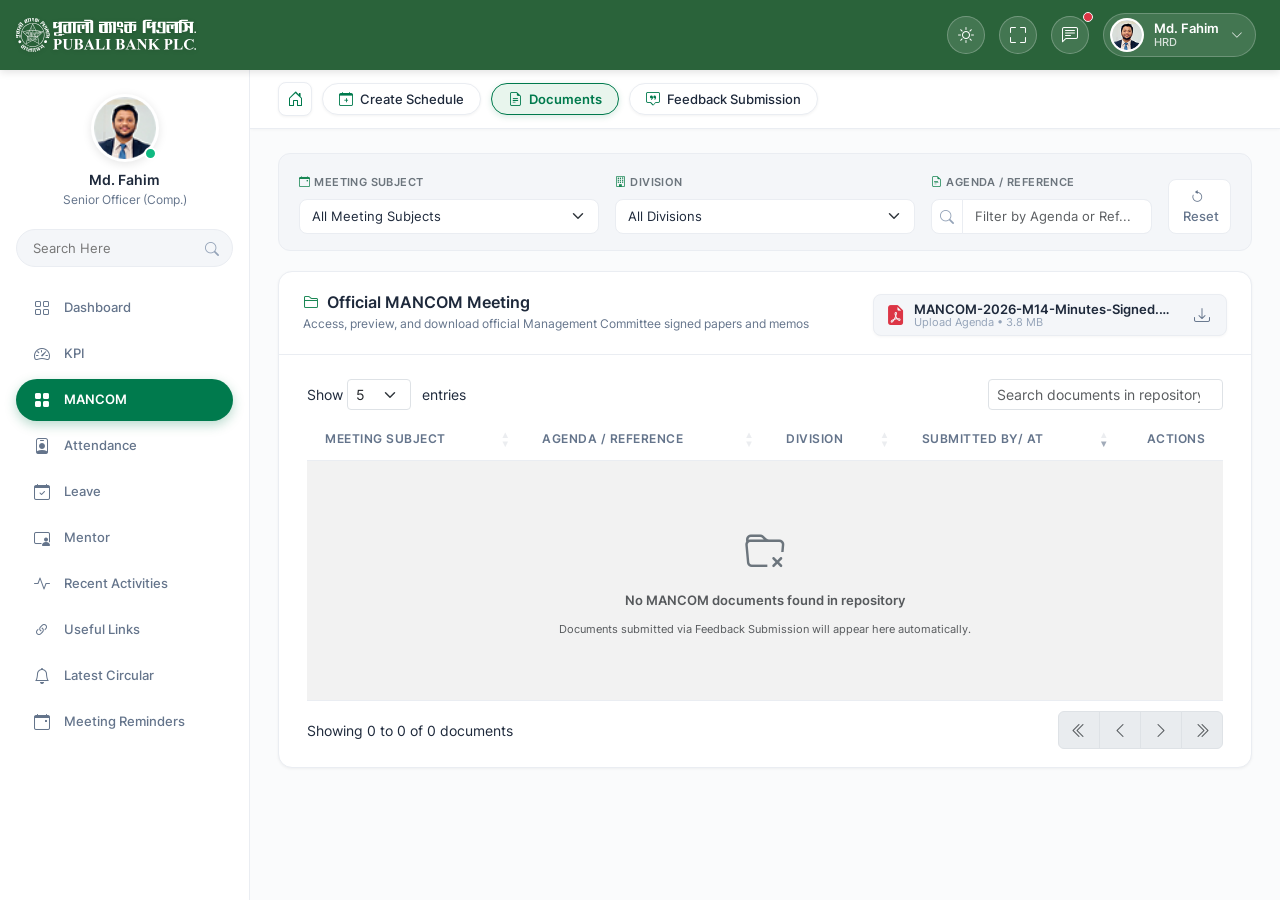
<file: documents.html>
<!DOCTYPE html>
<html lang="en" data-bs-theme="light">

<head>
  <!-- Character encoding and responsive viewport -->
  <meta charset="UTF-8">
  <meta name="viewport" content="width=device-width, initial-scale=1.0">
  <meta name="description"
    content="Pubali Bank PLC. - MANCOM Document Repository & Meeting Papers Archive with Bootstrap 5 DataTables">
  <title>MANCOM Document Repository - Pubali Bank PLC</title>

  <!-- ======================================================================
       LOCAL VENDOR STYLESHEET RESOURCES (Local CDN Assets)
       ====================================================================== -->
  <!-- Local Bootstrap 5.3.3 CSS -->
  <link rel="stylesheet" href="assets/vendor/css/bootstrap.min.css">
  <!-- Local Bootstrap Icons 1.11.3 CSS -->
  <link rel="stylesheet" href="assets/vendor/css/bootstrap-icons.min.css">
  <!-- Local Bootstrap 5 DataTables CSS -->
  <link rel="stylesheet" href="assets/vendor/css/dataTables.bootstrap5.min.css">
  <!-- Local Custom Portal Design System & Layout Stylesheet -->
  <link rel="stylesheet" href="assets/css/style.css">
</head>

<body>

  <!-- ======================================================================
       TOP NAVIGATION BAR
       Forest green brand header (#2a633a) with official Pubali Bank PLC logo
       and quick user controls (theme toggle, fullscreen, notifications, profile)
       ====================================================================== -->
  <header class="main-navbar">
    <div class="brand-section">
      <!-- Mobile sidebar toggle button (visible on smaller screens) -->
      <button class="btn text-white d-lg-none p-0 me-2" id="btnMobileMenu" aria-label="Toggle Navigation">
        <i class="bi bi-list fs-3"></i>
      </button>

      <!-- Pubali Bank PLC Official Brand Logo -->
      <a href="index.html" class="d-flex align-items-center text-decoration-none">
        <img src="assets/images/pubali-bank-header-logo.svg"
          onerror="this.onerror=null; this.src='assets/images/pubali-bank-logo-white.svg';" alt="Pubali Bank PLC."
          class="brand-logo-img">
      </a>
    </div>

    <!-- Header Actions (Right Side) -->
    <div class="nav-actions">
      <!-- Dark / Light Theme Toggle Button -->
      <button class="nav-icon-btn" id="themeToggleBtn" title="Toggle Theme (Light/Dark)" aria-label="Toggle Theme">
        <i class="bi bi-sun"></i>
      </button>

      <!-- Native Fullscreen Mode Toggle Button -->
      <button class="nav-icon-btn" id="fullscreenToggleBtn" title="Toggle Fullscreen" aria-label="Toggle Fullscreen">
        <i class="bi bi-fullscreen"></i>
      </button>

      <!-- Circulars & Alerts Notification Offcanvas Trigger -->
      <button class="nav-icon-btn position-relative" data-bs-toggle="offcanvas" data-bs-target="#notificationOffcanvas"
        title="Notifications & Circulars" aria-label="Notifications">
        <i class="bi bi-chat-left-text"></i>
        <span
          class="position-absolute top-0 start-100 translate-middle p-1 bg-danger border border-light rounded-circle">
          <span class="visually-hidden">New alerts</span>
        </span>
      </button>

      <!-- User Profile Dropdown Pill (Md. Fahim / HRD) -->
      <div class="dropdown">
        <a href="#" class="user-profile-pill" id="userDropdown" data-bs-toggle="dropdown" aria-expanded="false">
          <img src="assets/images/avatar.png" alt="Md. Fahim" class="user-avatar-nav">
          <div class="user-meta-nav">
            <span class="user-name">Md. Fahim</span>
            <span class="user-role">HRD</span>
          </div>
          <i class="bi bi-chevron-down dropdown-caret"></i>
        </a>
        <ul class="dropdown-menu dropdown-menu-end shadow border-0" aria-labelledby="userDropdown">
          <li class="dropdown-header">
            <h6 class="mb-0 text-dark fw-bold">Md. Fahim</h6>
            <small class="text-muted">Senior Officer (Human Resources)</small>
          </li>
          <li>
            <hr class="dropdown-divider">
          </li>
          <li><a class="dropdown-item" href="#"><i class="bi bi-person me-2 text-success"></i> My Profile</a></li>
          <li><a class="dropdown-item" href="#"><i class="bi bi-shield-check me-2 text-primary"></i> MANCOM
              Permissions</a></li>
          <li><a class="dropdown-item" href="#"><i class="bi bi-gear me-2 text-secondary"></i> System Preferences</a>
          </li>
          <li>
            <hr class="dropdown-divider">
          </li>
          <li><a class="dropdown-item text-danger" href="#"><i class="bi bi-box-arrow-right me-2"></i> Sign Out</a></li>
        </ul>
      </div>
    </div>
  </header>

  <!-- ======================================================================
       PORTAL MAIN CONTAINER
       Sidebar (left) + Main Content Canvas (right)
       ====================================================================== -->
  <div class="portal-container">

    <!-- ====================================================================
         LEFT SIDEBAR NAVIGATION
         User badge, quick search filter, and 10 main intranet menu links
         ==================================================================== -->
    <aside class="portal-sidebar" id="portalSidebar">
      <!-- User Profile Card -->
      <div class="sidebar-user-card">
        <div class="sidebar-avatar-wrapper">
          <img src="assets/images/avatar.png" alt="Md. Fahim" class="sidebar-avatar-img">
          <span class="status-indicator-dot" title="Active"></span>
        </div>
        <h3 class="sidebar-user-name">Md. Fahim</h3>
        <p class="sidebar-user-role">Senior Officer (Comp.)</p>
      </div>

      <!-- Live Search Box for filtering sidebar navigation items -->
      <div class="sidebar-search-container">
        <input type="text" class="sidebar-search-input" id="sidebarSearchInput" placeholder="Search Here">
        <i class="bi bi-search sidebar-search-icon"></i>
      </div>

      <!-- Navigation Menu Item List -->
      <ul class="sidebar-nav-list" id="sidebarNavList">
        <li class="sidebar-nav-item">
          <a href="#dashboard" class="sidebar-nav-link">
            <i class="bi bi-grid"></i>
            <span>Dashboard</span>
          </a>
        </li>
        <li class="sidebar-nav-item">
          <a href="#kpi" class="sidebar-nav-link">
            <i class="bi bi-speedometer2"></i>
            <span>KPI</span>
          </a>
        </li>
        <!-- MANCOM Menu Pill (Active state with solid brand green) -->
        <li class="sidebar-nav-item">
          <a href="index.html" class="sidebar-nav-link active-mancom">
            <i class="bi bi-grid-fill"></i>
            <span>MANCOM</span>
          </a>
        </li>
        <li class="sidebar-nav-item">
          <a href="#attendance" class="sidebar-nav-link">
            <i class="bi bi-person-badge"></i>
            <span>Attendance</span>
          </a>
        </li>
        <li class="sidebar-nav-item">
          <a href="#leave" class="sidebar-nav-link">
            <i class="bi bi-calendar-check"></i>
            <span>Leave</span>
          </a>
        </li>
        <li class="sidebar-nav-item">
          <a href="#mentor" class="sidebar-nav-link">
            <i class="bi bi-person-video3"></i>
            <span>Mentor</span>
          </a>
        </li>
        <li class="sidebar-nav-item">
          <a href="#recent-activities" class="sidebar-nav-link">
            <i class="bi bi-activity"></i>
            <span>Recent Activities</span>
          </a>
        </li>
        <li class="sidebar-nav-item">
          <a href="#useful-links" class="sidebar-nav-link">
            <i class="bi bi-link-45deg"></i>
            <span>Useful Links</span>
          </a>
        </li>
        <li class="sidebar-nav-item">
          <a href="#latest-circular" class="sidebar-nav-link">
            <i class="bi bi-bell"></i>
            <span>Latest Circular</span>
          </a>
        </li>
        <li class="sidebar-nav-item">
          <a href="#meeting-reminders" class="sidebar-nav-link">
            <i class="bi bi-calendar-event"></i>
            <span>Meeting Reminders</span>
          </a>
        </li>
      </ul>
    </aside>

    <!-- ====================================================================
         MAIN CONTENT AREA
         Houses the page subheader, breadcrumbs, and MANCOM Document Repository
         ==================================================================== -->
    <main class="portal-main-content">

      <!-- ==================================================================
           SUB NAVIGATION / BREADCRUMB ROW (TOP OF MAIN CONTENT)
           ================================================================== -->
      <div class="breadcrumb-nav-row">
        <!-- Home Navigation Link -->
        <a href="index.html" class="home-icon-link" title="Home" aria-label="Home">
          <i class="bi bi-house-door"></i>
        </a>

        <!-- Create Schedule Button -->
        <a href="create-schedule.html" class="subnav-item text-decoration-none">
          <i class="bi bi-calendar-plus"></i>
          <span>Create Schedule</span>
        </a>

        <!-- Documents Tab (Active on this page) -->
        <a href="documents.html" class="subnav-item active text-decoration-none">
          <i class="bi bi-file-earmark-text"></i>
          <span>Documents</span>
        </a>

        <!-- Feedback Submission Tab -->
        <a href="FeedbackSubmission.html" class="subnav-item text-decoration-none">
          <i class="bi bi-chat-square-quote"></i>
          <span>Feedback Submission</span>
        </a>
      </div>


      <!-- ==================================================================
             DOCUMENT REPOSITORY FILTERS
             Filter by Meeting Subject, Division, and Agenda / Reference
             ================================================================== -->
      <div class="repository-filter-card mt-4">
        <div class="row g-3 align-items-end">
          <!-- Filter 1: Meeting Subject -->
          <div class="col-lg-4 col-md-6">
            <label for="filterMeetingSubject" class="form-label text-secondary mb-2">
              <i class="bi bi-calendar-event me-1 text-success"></i>Meeting Subject
            </label>
            <select class="form-select form-select-sm filter-select" id="filterMeetingSubject">
              <option value="" selected>All Meeting Subjects</option>
            </select>
          </div>

          <!-- Filter 2: Division -->
          <div class="col-lg-4 col-md-6">
            <label for="filterDivision" class="form-label text-secondary mb-2">
              <i class="bi bi-building me-1 text-success"></i>Division
            </label>
            <select class="form-select form-select-sm filter-select" id="filterDivision">
              <option value="" selected>All Divisions</option>
              <option value="Human Resources Division">Human Resources Division</option>
              <option value="Credit Division">Credit Division</option>
              <option value="Information Technology Division">Information Technology Division</option>
              <option value="Finance & Accounts Division">Finance & Accounts Division</option>
              <option value="Internal Audit & Risk Division">Internal Audit & Risk Division</option>
              <option value="Recovery Division">Recovery Division</option>
            </select>
          </div>

          <!-- Filter 3: Agenda / Reference -->
          <div class="col-lg-3 col-md-8">
            <label for="filterAgenda" class="form-label text-secondary mb-2">
              <i class="bi bi-file-earmark-text me-1 text-success"></i>Agenda / Reference
            </label>
            <div class="input-group input-group-sm">
              <span class="input-group-text">
                <i class="bi bi-search"></i>
              </span>
              <input type="text" class="form-control filter-input" id="filterAgenda"
                placeholder="Filter by Agenda or Ref...">
            </div>
          </div>

          <!-- Reset Filters Button -->
          <div class="col-lg-1 col-md-4 text-md-end">
            <button type="button" class="btn btn-reset-filters btn-sm w-100" id="btnResetFilters"
              title="Reset all filters">
              <i class="bi bi-arrow-counterclockwise me-1"></i>Reset
            </button>
          </div>
        </div>
      </div>
      <!-- ==================================================================
           MANCOM DOCUMENTS ARCHIVE & REPOSITORY TABLE WITH BOOTSTRAP DATATABLE
           Features:
           - Header title & subtitle
           - Integrated Category and Classification dropdown filters
           - Bootstrap 5 DataTables: length dropdown, live search, sorting, pagination
           - Fully offline local assets (zero CDN calls)
           ================================================================== -->
      <section class="card-documents-library">
        <!-- Controls Header: Title and Filter Dropdowns -->
        <div class="library-controls-header">
          <div class="library-title">
            <h3 id="libraryTitleSubject"><i class="bi bi-folder2 me-2 text-success"></i><span
                id="librarySubjectText">Meeting Subject</span></h3>
            <p>Access, preview, and download official Management Committee signed papers and memos</p>
          </div>

          <!-- Upload Agenda Uploaded File Section (From Create Schedule) -->
          <div class="meeting-agenda-attachment mt-1" id="headerAgendaAttachment"
            title="Official Upload Agenda Working Paper">
            <i class="bi bi-file-earmark-pdf-fill text-danger fs-5" id="headerAgendaIcon"></i>
            <div class="d-flex flex-column text-start">
              <span class="agenda-file-title" id="headerAgendaFileName" onclick="window.previewHeaderAgenda()"
                title="Click to preview Upload Agenda">MANCOM-2026-M14-Minutes-Signed.pdf</span>
              <span class="agenda-file-size" id="headerAgendaFileSize">Upload Agenda • 3.8 MB</span>
            </div>
            <button type="button" class="agenda-download-btn ms-2" id="headerAgendaDownloadBtn"
              onclick="window.downloadHeaderAgenda()" title="Download Upload Agenda File">
              <i class="bi bi-download fs-6"></i>
            </button>
          </div>
        </div>

        <!-- Responsive DataTable Container -->
        <div class="table-responsive p-3">
          <table id="documentsTable" class="table table-striped table-hover align-middle table-documents w-100">
            <thead>
              <tr>
                <th>Meeting Subject</th>
                <th>Agenda / Reference</th>
                <th>Division</th>
                <th>Submitted by/ at</th>
                <th class="no-sort text-end" style="width: 100px;">Actions</th>
              </tr>
            </thead>
            <!-- MANCOM Document Records (Reset - Empty by default) -->
            <tbody id="documentsTableBody"></tbody>
          </table>
        </div>
      </section>

    </main>
  </div>

  <!-- ======================================================================
       INTERACTIVE PDF VIEWER MODAL
       Allows full in-browser previewing, zooming, printing, and downloading
       of MANCOM committee papers and memos
       ====================================================================== -->
  <div class="modal fade modal-pdf-viewer" id="pdfViewerModal" tabindex="-1" aria-labelledby="pdfModalTitle"
    aria-hidden="true">
    <div class="modal-dialog modal-dialog-centered modal-xl">
      <div class="modal-content">
        <div class="modal-pdf-header">
          <div class="d-flex align-items-center gap-3">
            <i class="bi bi-file-earmark-pdf-fill text-danger fs-4"></i>
            <div>
              <h5 class="modal-title mb-0 fw-bold" id="pdfModalTitle">Document Preview</h5>
              <div class="d-flex align-items-center gap-2 mt-1">
                <span id="pdfModalBadge" class="badge-classification strictly-confidential">Confidential</span>
                <small class="text-muted">Pubali Bank PLC • Secure Document Stream</small>
              </div>
            </div>
          </div>

          <!-- PDF Toolbar: Zoom Out, Zoom In, Print, Download, Close -->
          <div class="d-flex align-items-center gap-2">
            <div class="pdf-toolbar">
              <button class="pdf-toolbar-btn" id="btnZoomOut" title="Zoom Out"><i class="bi bi-zoom-out"></i></button>
              <button class="pdf-toolbar-btn" id="btnZoomIn" title="Zoom In"><i class="bi bi-zoom-in"></i></button>
              <button class="pdf-toolbar-btn" id="btnPrintDoc" title="Print Document"><i
                  class="bi bi-printer"></i></button>
              <button class="pdf-toolbar-btn text-success" id="btnModalDownload" title="Download Local PDF"><i
                  class="bi bi-download"></i></button>
            </div>
            <button type="button" class="btn-close ms-2" data-bs-dismiss="modal" aria-label="Close"></button>
          </div>
        </div>

        <!-- PDF Frame Viewer Container -->
        <div class="modal-body p-0">
          <div class="pdf-frame-container">
            <iframe id="pdfViewerFrame" class="pdf-iframe" src="" title="PDF Viewer"></iframe>
          </div>
        </div>
      </div>
    </div>
  </div>

  <!-- ======================================================================
       NOTIFICATIONS & CIRCULARS OFFCANVAS
       Displays recent bank notices and committee activity
       ====================================================================== -->
  <div class="offcanvas offcanvas-end" tabindex="-1" id="notificationOffcanvas" aria-labelledby="offcanvasLabel">
    <div class="offcanvas-header border-bottom">
      <h5 class="offcanvas-title fw-bold" id="offcanvasLabel"><i class="bi bi-bell text-success me-2"></i>Bank Circulars
        & Alerts</h5>
      <button type="button" class="btn-close" data-bs-dismiss="offcanvas" aria-label="Close"></button>
    </div>
    <div class="offcanvas-body p-0">
      <div class="list-group list-group-flush">
        <div class="list-group-item p-3">
          <div class="d-flex w-100 justify-content-between">
            <h6 class="mb-2 fw-bold text-success">MANCOM Document Repository</h6>
            <small class="text-muted">Notice</small>
          </div>
          <p class="mb-2 small text-secondary">Access, preview, and download official Management Committee signed papers
            and memos.</p>
          <small class="text-muted"><i class="bi bi-folder-check me-1"></i> Document Repository</small>
        </div>
        <div class="list-group-item p-3">
          <div class="d-flex w-100 justify-content-between">
            <h6 class="mb-2 fw-bold">Circular #2026/89: Holiday Roster</h6>
            <small class="text-muted">Yesterday</small>
          </div>
          <p class="mb-2 small text-secondary">HR Division has published the updated duty schedule for regional
            branches.</p>
          <small class="text-muted"><i class="bi bi-building me-1"></i> HR Division</small>
        </div>
        <div class="list-group-item p-3">
          <div class="d-flex w-100 justify-content-between">
            <h6 class="mb-2 fw-bold">Core Banking Maintenance</h6>
            <small class="text-muted">3 days ago</small>
          </div>
          <p class="mb-2 small text-secondary">Scheduled data center maintenance on Friday 16 October 02:00 AM - 05:00
            AM.</p>
          <small class="text-muted"><i class="bi bi-hdd-network me-1"></i> IT Division</small>
        </div>
      </div>
    </div>
  </div>

  <!-- ======================================================================
       TOAST NOTIFICATION COMPONENT
       Provides toast feedback upon downloading, deleting, or sharing
       ====================================================================== -->
  <div class="toast-container position-fixed bottom-0 end-0 p-3" style="z-index: 1090;">
    <div id="portalToast" class="toast align-items-center shadow-lg border-0" role="alert" aria-live="assertive"
      aria-atomic="true">
      <div class="toast-header bg-success text-white">
        <i class="bi bi-shield-check me-2"></i>
        <strong class="me-auto">Pubali Bank Portal</strong>
        <small class="text-white-50">Just now</small>
        <button type="button" class="btn-close btn-close-white" data-bs-dismiss="toast" aria-label="Close"></button>
      </div>
      <div class="toast-body bg-body text-body" id="toastMessage">
        Action completed successfully.
      </div>
    </div>
  </div>

  <!-- ======================================================================
       LOCAL VENDOR JAVASCRIPT BUNDLE & BOOTSTRAP DATATABLE INTEGRATION
       Local CDN Assets under assets/vendor/
       ====================================================================== -->
  <!-- Local jQuery 3.7.1 -->
  <script src="assets/vendor/js/jquery.min.js"></script>
  <!-- Local DataTables 2.1.8 Core -->
  <script src="assets/vendor/js/dataTables.min.js"></script>
  <!-- Local DataTables Bootstrap 5 Extension -->
  <script src="assets/vendor/js/dataTables.bootstrap5.min.js"></script>
  <!-- Local Bootstrap 5.3.3 JS Bundle (Includes Popper.js) -->
  <script src="assets/vendor/js/bootstrap.bundle.min.js"></script>
  <!-- Main Application Controller (Handles modal viewer, theme, and actions) -->
  <script src="assets/js/app.js"></script>

  <!-- ======================================================================
       DATATABLES & DYNAMIC REPOSITORY SCRIPT
       - Automatically loads data submitted from FeedbackSubmission.html
       - Renders live rows with Meeting Subject, Agenda / Ref, Division, Submitter
       - Real-time cross-tab synchronization on Feedback Submission
       - Filtering by Meeting Subject, Division, and Agenda / Reference
       - Full-screen interactive modal preview, download, and delete actions
       ====================================================================== -->
  <script>
    $(document).ready(function () {
      let dataTableInstance = null;

      /**
       * HTML escaping utility
       */
      function escapeHtml(str) {
        if (!str) return '';
        return String(str)
          .replace(/&/g, '&amp;')
          .replace(/</g, '&lt;')
          .replace(/>/g, '&gt;')
          .replace(/"/g, '&quot;')
          .replace(/'/g, '&#039;');
      }

      /**
       * Shows styled toast notification on documents page
       */
      function notify(message, isSuccess = true) {
        const toastEl = document.getElementById('portalToast');
        const msgEl = document.getElementById('toastMessage');
        if (!toastEl || !msgEl) return;
        msgEl.textContent = message;
        const header = toastEl.querySelector('.toast-header');
        if (header) {
          header.className = `toast-header text-white ${isSuccess ? 'bg-success' : 'bg-danger'}`;
        }
        new bootstrap.Toast(toastEl).show();
      }

      /**
       * Retrieves stored documents from Feedback Submissions & Document Repository
       */
      function getStoredDocuments() {
        let list = [];
        try {
          const fromFeedbacks = JSON.parse(localStorage.getItem('mancom_feedback_submissions') || '[]');
          const fromDocs = JSON.parse(localStorage.getItem('mancom_documents_records') || '[]');
          const combined = [...fromFeedbacks, ...fromDocs];
          const seen = new Set();
          list = combined.filter(item => {
            if (!item || !item.id || seen.has(item.id)) return false;
            seen.add(item.id);
            return true;
          });
        } catch (e) {
          list = [];
        }
        return list;
      }

      /**
       * Initializes or re-initializes Bootstrap 5 DataTable
       */
      function initDataTable() {
        if ($.fn.DataTable.isDataTable('#documentsTable')) {
          $('#documentsTable').DataTable().destroy();
        }

        dataTableInstance = $('#documentsTable').DataTable({
          pageLength: 5,
          lengthMenu: [
            [5, 10, 25, 50, -1],
            [5, 10, 25, 50, 'All']
          ],
          // Default sort by Submitted by/ at column descending (Column 3)
          order: [[3, 'desc']],
          // Disable sorting on Actions column (Column 4)
          columnDefs: [
            { orderable: false, targets: [4] }
          ],
          language: {
            search: "",
            searchPlaceholder: "Search documents in repository...",
            lengthMenu: "Show _MENU_ entries",
            info: "Showing _START_ to _END_ of _TOTAL_ documents",
            infoEmpty: "Showing 0 to 0 of 0 documents",
            emptyTable: '<div class="text-center py-5 text-muted"><i class="bi bi-folder-x fs-1 text-secondary d-block mb-2"></i><p class="mb-2 fw-semibold">No MANCOM documents found in repository</p><small>Documents submitted via Feedback Submission will appear here automatically.</small></div>',
            zeroRecords: "No matching documents found",
            infoFiltered: "(filtered from _MAX_ total entries)",
            paginate: {
              first: '<i class="bi bi-chevron-double-left"></i>',
              previous: '<i class="bi bi-chevron-left"></i>',
              next: '<i class="bi bi-chevron-right"></i>',
              last: '<i class="bi bi-chevron-double-right"></i>'
            }
          },
          responsive: true,
          autoWidth: false
        });
      }

      /**
       * Dynamically populates Meeting Subject dropdown filter based on available records
       */
      function updateFilters(docs) {
        const subjectSelect = $('#filterMeetingSubject');
        const currentSubjectVal = subjectSelect.val();
        subjectSelect.find('option:not(:first)').remove();

        let subjects = docs.map(d => d.subject).filter(Boolean);
        try {
          const schedMeetings = JSON.parse(localStorage.getItem('mancom_meetings_records') || '[]');
          subjects.push(...schedMeetings.map(m => m.subject).filter(Boolean));
        } catch (e) { }

        const uniqueSubjects = [...new Set(subjects)];
        uniqueSubjects.forEach(s => {
          subjectSelect.append(`<option value="${escapeHtml(s)}">${escapeHtml(s)}</option>`);
        });

        if (currentSubjectVal && uniqueSubjects.includes(currentSubjectVal)) {
          subjectSelect.val(currentSubjectVal);
        }
      }

      /**
       * Renders document rows from stored feedback submissions and initializes DataTable
       */
      function renderDocumentsTable() {
        const tbody = document.getElementById('documentsTableBody');
        if (!tbody) return;

        if ($.fn.DataTable.isDataTable('#documentsTable')) {
          $('#documentsTable').DataTable().destroy();
        }

        const docs = getStoredDocuments();

        if (docs.length === 0) {
          tbody.innerHTML = '';
          initDataTable();
          updateFilters(docs);
          return;
        }

        // Retrieve scheduled meetings and uploaded agenda staged data for lookup
        let scheduledMeetings = [];
        try {
          scheduledMeetings = JSON.parse(localStorage.getItem('mancom_meetings_records') || '[]');
        } catch (e) { scheduledMeetings = []; }

        let stagedAgenda = null;
        try {
          stagedAgenda = JSON.parse(localStorage.getItem('mancom_uploaded_agenda_file') || 'null');
        } catch (e) { stagedAgenda = null; }

        tbody.innerHTML = docs.map(doc => {
          const fileName = doc.fileName || doc.agendaWiseFileName || 'Attached-Document.pdf';
          const fileSize = doc.fileSize || doc.agendaWiseFileSize || 'Ready';
          const lower = fileName.toLowerCase();
          let fileIcon = 'bi bi-file-earmark-pdf-fill text-danger';
          if (lower.endsWith('.docx')) {
            fileIcon = 'bi bi-file-earmark-word-fill text-primary';
          } else if (lower.endsWith('.pptx')) {
            fileIcon = 'bi bi-file-earmark-ppt-fill text-warning';
          }

          return `
            <tr id="row-${escapeHtml(doc.id)}">
              <!-- Column 0: Meeting Subject -->
              <td>
                <div class="meeting-subject-cell">
                  <span class="meeting-subject-title text-dark fw-semibold d-block">${escapeHtml(doc.subject)}</span>
                </div>
              </td>

              <!-- Column 1: Agenda / Reference -->
              <td>
                <div class="doc-name-cell">
                  <div class="doc-icon-badge">
                    <i class="${fileIcon}"></i>
                  </div>
                  <div>
                    <span class="doc-title-text fw-medium" onclick="window.previewRepoDoc('${escapeHtml(doc.id)}')" style="cursor: pointer;" title="Click to preview document">
                      ${escapeHtml(doc.agenda)}
                    </span>
                    <div class="doc-session-sub text-muted small mt-1">
                      <i class="bi bi-paperclip me-1"></i>${escapeHtml(fileName)} <span class="mx-1">•</span> ${escapeHtml(fileSize)}
                    </div>
                  </div>
                </div>
              </td>

              <!-- Column 2: Division -->
              <td>
                <span class="badge bg-light text-dark border px-2.5 py-1.5 fw-medium">
                  <i class="bi bi-building me-1 text-primary"></i>${escapeHtml(doc.division)}
                </span>
              </td>

              <!-- Column 3: Submitted by/ at -->
              <td>
                <div class="d-flex align-items-center gap-2 mb-2">
                  <img src="assets/images/avatar.png" alt="${escapeHtml(doc.submittedBy || 'Kazi Farhan')}" class="rounded-circle" width="22" height="22">
                  <span class="small fw-semibold text-dark">${escapeHtml(doc.submittedBy || 'Kazi Farhan')}</span>
                </div>
                <div class="small text-muted">
                  <i class="bi bi-clock me-1"></i>${escapeHtml(doc.submittedAt)}
                </div>
              </td>

              <!-- Column 4: Actions -->
              <td class="text-end">
                <div class="d-inline-flex gap-1">
                  <button type="button" class="btn-action-icon" title="Preview Attached Document" onclick="window.previewRepoDoc('${escapeHtml(doc.id)}')">
                    <i class="bi bi-eye"></i>
                  </button>
                  <button type="button" class="btn-action-icon text-success" title="Download Document" onclick="window.downloadRepoDoc('${escapeHtml(doc.id)}')">
                    <i class="bi bi-download"></i>
                  </button>
                  <button type="button" class="btn-action-icon delete" title="Delete / Remove Record" onclick="window.deleteRepoDoc('${escapeHtml(doc.id)}')">
                    <i class="bi bi-trash"></i>
                  </button>
                </div>
              </td>
            </tr>
          `;
        }).join('');

        initDataTable();
        updateFilters(docs);
      }

      // ======================================================================
      // FILTER EVENT LISTENERS
      // ======================================================================

      // 1. Meeting Subject Filter (Column 0: Meeting Subject)
      $('#filterMeetingSubject').on('change', function () {
        const val = $(this).val();
        if (dataTableInstance) {
          dataTableInstance.column(0).search(val ? val : '').draw();
        }
      });

      // 2. Division Filter (Column 2: Division)
      $('#filterDivision').on('change', function () {
        const val = $(this).val();
        if (dataTableInstance) {
          dataTableInstance.column(2).search(val ? val : '').draw();
        }
      });

      // 3. Agenda / Reference Filter (Column 1: Agenda / Reference)
      $('#filterAgenda').on('keyup change', function () {
        const val = $(this).val();
        if (dataTableInstance) {
          dataTableInstance.column(1).search(val ? val : '').draw();
        }
      });

      // 4. Reset All Filters
      $('#btnResetFilters').on('click', function () {
        $('#filterMeetingSubject').val('');
        $('#filterDivision').val('');
        $('#filterAgenda').val('');
        if (dataTableInstance) {
          dataTableInstance.search('').columns().search('').draw();
        }
      });

      // ======================================================================
      // GLOBAL ACTION HANDLERS (PREVIEW, DOWNLOAD, DELETE)
      // ======================================================================

      /**
       * Opens interactive PDF preview modal for attached feedback document
       */
      window.previewRepoDoc = function (id) {
        const docs = getStoredDocuments();
        const doc = docs.find(d => d.id === id);
        if (!doc) return;

        const modalEl = document.getElementById('pdfViewerModal');
        if (!modalEl) return;
        const modal = bootstrap.Modal.getOrCreateInstance(modalEl);

        const titleEl = document.getElementById('pdfModalTitle');
        const badgeEl = document.getElementById('pdfModalBadge');
        const frameEl = document.getElementById('pdfViewerFrame');
        const downloadBtn = document.getElementById('btnModalDownload');

        const currentName = doc.fileName || doc.agendaWiseFileName || 'Document.pdf';
        const currentUrl = doc.fileUrl || 'assets/documents/MANCOM-2026-M14-Minutes-Signed.pdf';

        if (titleEl) titleEl.textContent = `${doc.subject} - ${doc.agenda}`;
        if (badgeEl) {
          badgeEl.className = 'badge-classification internal';
          badgeEl.innerHTML = '<i class="bi bi-file-earmark-check-fill me-1"></i>Feedback Submission Document';
        }
        if (frameEl) {
          frameEl.src = currentUrl;
        }

        if (downloadBtn) {
          downloadBtn.onclick = function () {
            const link = document.createElement('a');
            link.href = currentUrl;
            link.download = currentName;
            document.body.appendChild(link);
            link.click();
            document.body.removeChild(link);
          };
        }

        modal.show();
      };

      /**
       * Downloads attached feedback document
       */
      window.downloadRepoDoc = function (id) {
        const docs = getStoredDocuments();
        const doc = docs.find(d => d.id === id);
        if (!doc) return;

        const fileName = doc.fileName || doc.agendaWiseFileName || 'Document.pdf';
        const fileUrl = doc.fileUrl || 'assets/documents/MANCOM-2026-M14-Minutes-Signed.pdf';

        const link = document.createElement('a');
        link.href = fileUrl;
        link.download = fileName;
        document.body.appendChild(link);
        link.click();
        document.body.removeChild(link);

        notify(`Downloaded "${fileName}" successfully.`, true);
      };

      /**
       * Downloads any file given its url and filename (e.g. Upload Agenda attachment)
       */
      window.downloadFile = function (fileUrl, fileName) {
        const link = document.createElement('a');
        link.href = fileUrl || 'assets/documents/MANCOM-2026-M14-Minutes-Signed.pdf';
        link.download = fileName || 'MANCOM-Agenda-Paper.pdf';
        document.body.appendChild(link);
        link.click();
        document.body.removeChild(link);
        notify(`Downloaded "${fileName || 'Document'}" successfully.`, true);
      };

      /**
       * Opens interactive PDF preview modal for attached Upload Agenda document
       */
      window.previewAgendaFile = function (fileUrl, fileName, subject) {
        const modalEl = document.getElementById('pdfViewerModal');
        if (!modalEl) return;
        const modal = bootstrap.Modal.getOrCreateInstance(modalEl);

        const titleEl = document.getElementById('pdfModalTitle');
        const badgeEl = document.getElementById('pdfModalBadge');
        const frameEl = document.getElementById('pdfViewerFrame');
        const downloadBtn = document.getElementById('btnModalDownload');

        const currentName = fileName || 'MANCOM-Agenda-Paper.pdf';
        const currentUrl = fileUrl || 'assets/documents/MANCOM-2026-M14-Minutes-Signed.pdf';

        if (titleEl) titleEl.textContent = `${subject || 'MANCOM Meeting'} - ${currentName}`;
        if (badgeEl) {
          badgeEl.className = 'badge-classification internal';
          badgeEl.innerHTML = '<i class="bi bi-file-earmark-pdf-fill me-1"></i>Official Uploaded Agenda';
        }
        if (frameEl) {
          frameEl.src = currentUrl;
        }

        if (downloadBtn) {
          downloadBtn.onclick = function () {
            window.downloadFile(currentUrl, currentName);
          };
        }

        modal.show();
      };

      /**
       * Deletes a feedback document record from repository
       */
      window.deleteRepoDoc = function (id) {
        let docs = getStoredDocuments();
        const doc = docs.find(d => d.id === id);
        if (!doc) return;

        if (confirm(`Are you sure you want to remove the document record for "${doc.agenda}"?`)) {
          docs = docs.filter(d => d.id !== id);
          localStorage.setItem('mancom_feedback_submissions', JSON.stringify(docs));
          localStorage.setItem('mancom_documents_records', JSON.stringify(docs));
          renderDocumentsTable();
          notify(`Record for "${doc.agenda}" removed from repository.`, true);
        }
      };

      // Modal Zoom & Print Toolbar Controls
      const btnZoomIn = document.getElementById('btnZoomIn');
      const btnZoomOut = document.getElementById('btnZoomOut');
      const btnPrintDoc = document.getElementById('btnPrintDoc');
      let currentZoom = 100;
      if (btnZoomIn) {
        btnZoomIn.addEventListener('click', () => {
          const frame = document.getElementById('pdfViewerFrame');
          if (frame && currentZoom < 180) {
            currentZoom += 15;
            frame.style.transform = `scale(${currentZoom / 100})`;
            frame.style.transformOrigin = 'top center';
          }
        });
      }
      if (btnZoomOut) {
        btnZoomOut.addEventListener('click', () => {
          const frame = document.getElementById('pdfViewerFrame');
          if (frame && currentZoom > 70) {
            currentZoom -= 15;
            frame.style.transform = `scale(${currentZoom / 100})`;
            frame.style.transformOrigin = 'top center';
          }
        });
      }
      if (btnPrintDoc) {
        btnPrintDoc.addEventListener('click', () => {
          const frame = document.getElementById('pdfViewerFrame');
          if (frame && frame.contentWindow) {
            try {
              frame.contentWindow.print();
            } catch (e) {
              window.print();
            }
          }
        });
      }

      // ======================================================================
      // HEADER UPLOADED AGENDA COMPONENT CONTROLLER
      // Dynamically updates the Upload Agenda attachment widget in library-controls-header
      // ======================================================================
      function updateHeaderAgenda() {
        let uploadedAgenda = null;
        try {
          const staged = localStorage.getItem('mancom_uploaded_agenda_file');
          if (staged) uploadedAgenda = JSON.parse(staged);
        } catch (e) { }

        let latestSchedule = null;
        try {
          const sched = localStorage.getItem('mancom_latest_schedule');
          if (sched) latestSchedule = JSON.parse(sched);
        } catch (e) { }

        let scheduledRecords = [];
        try {
          scheduledRecords = JSON.parse(localStorage.getItem('mancom_meetings_records') || '[]');
        } catch (e) { }

        let activeAgenda = null;
        if (uploadedAgenda && uploadedAgenda.fileName) {
          activeAgenda = uploadedAgenda;
        } else if (latestSchedule && latestSchedule.fileName) {
          activeAgenda = latestSchedule;
        } else if (scheduledRecords.length > 0 && scheduledRecords[0].fileName) {
          activeAgenda = scheduledRecords[0];
        }

        const fileName = (activeAgenda && activeAgenda.fileName) || 'MANCOM-2026-M14-Minutes-Signed.pdf';
        const fileSize = (activeAgenda && activeAgenda.fileSize) || '3.8 MB';
        const fileUrl = (activeAgenda && activeAgenda.fileUrl) || ('assets/documents/' + fileName);
        const subject = (activeAgenda && activeAgenda.subject) || 'Official MANCOM Meeting';

        const nameEl = document.getElementById('headerAgendaFileName');
        const sizeEl = document.getElementById('headerAgendaFileSize');
        const iconEl = document.getElementById('headerAgendaIcon');
        const subjectEl = document.getElementById('librarySubjectText');

        if (subjectEl) {
          subjectEl.textContent = subject || 'Meeting Subject';
        }

        if (nameEl) {
          nameEl.textContent = fileName;
          nameEl.title = `Click to preview Upload Agenda: ${fileName}`;
        }
        if (sizeEl) {
          sizeEl.textContent = `Upload Agenda • ${fileSize}`;
        }
        if (iconEl) {
          const lower = fileName.toLowerCase();
          if (lower.endsWith('.docx')) {
            iconEl.className = 'bi bi-file-earmark-word-fill text-primary fs-5';
          } else if (lower.endsWith('.pptx')) {
            iconEl.className = 'bi bi-file-earmark-ppt-fill text-warning fs-5';
          } else {
            iconEl.className = 'bi bi-file-earmark-pdf-fill text-danger fs-5';
          }
        }

        window.previewHeaderAgenda = function () {
          window.previewAgendaFile(fileUrl, fileName, subject);
        };

        window.downloadHeaderAgenda = function () {
          window.downloadFile(fileUrl, fileName);
        };
      }

      // ======================================================================
      // REAL-TIME CROSS-TAB STORAGE SYNCHRONIZATION
      // Automatically re-loads the table whenever Feedback or Schedule updates
      // ======================================================================
      window.addEventListener('storage', (e) => {
        if (e.key === 'mancom_feedback_submissions' ||
          e.key === 'mancom_documents_records' ||
          e.key === 'mancom_latest_feedback_submitted' ||
          e.key === 'mancom_meetings_records' ||
          e.key === 'mancom_uploaded_agenda_file') {
          renderDocumentsTable();
          updateHeaderAgenda();
        }
      });

      // Initial table render & header agenda setup
      renderDocumentsTable();
      updateHeaderAgenda();
    });
  </script>
</body>

</html>
</file>
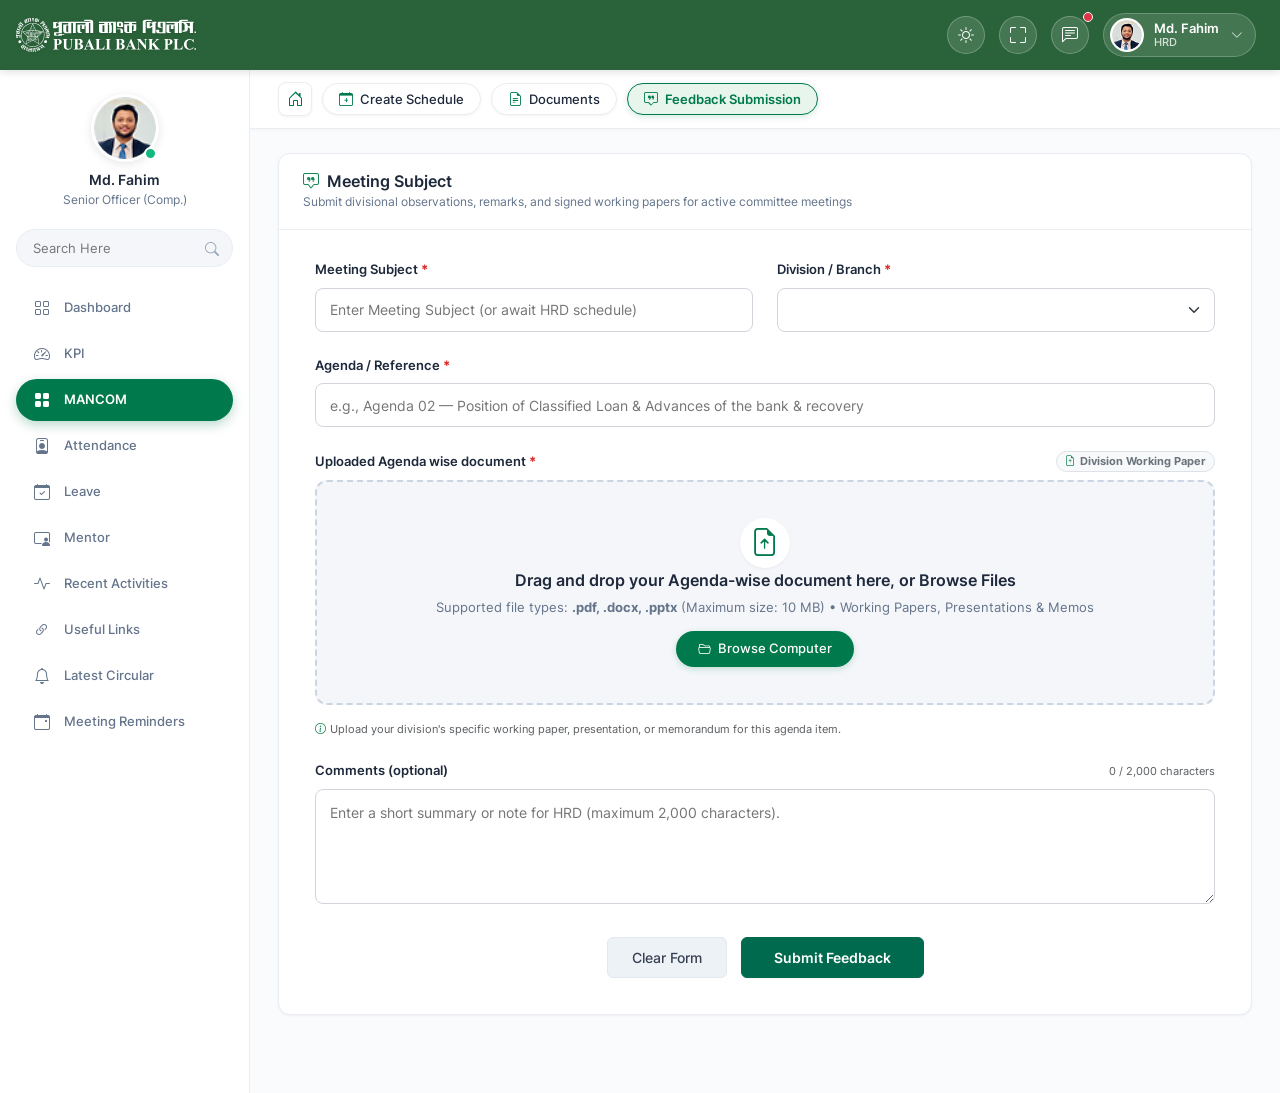
<file: FeedbackSubmission.html>
<!DOCTYPE html>
<html lang="en" data-bs-theme="light">

<head>
  <!-- Character encoding and responsive viewport -->
  <meta charset="UTF-8">
  <meta name="viewport" content="width=device-width, initial-scale=1.0">
  <meta name="description"
    content="Pubali Bank PLC. - MANCOM Committee Feedback Submission Portal for Division Representatives">
  <title>Feedback Submission - MANCOM Portal | Pubali Bank PLC</title>

  <!-- ======================================================================
       LOCAL VENDOR STYLESHEET RESOURCES (Local CDN Assets)
       ====================================================================== -->
  <!-- Local Bootstrap 5.3.3 CSS -->
  <link rel="stylesheet" href="assets/vendor/css/bootstrap.min.css">
  <!-- Local Bootstrap Icons 1.11.3 CSS -->
  <link rel="stylesheet" href="assets/vendor/css/bootstrap-icons.min.css">
  <!-- Local Custom Portal Design System & Layout Stylesheet -->
  <link rel="stylesheet" href="assets/css/style.css">
</head>

<body>

  <!-- ======================================================================
       TOP NAVIGATION BAR
       Forest green brand header (#2a633a) with official Pubali Bank PLC logo
       and quick user controls (theme toggle, fullscreen, notifications, profile)
       ====================================================================== -->
  <header class="main-navbar">
    <div class="brand-section">
      <!-- Mobile sidebar toggle button (visible on smaller screens) -->
      <button class="btn text-white d-lg-none p-0 me-2" id="btnMobileMenu" aria-label="Toggle Navigation">
        <i class="bi bi-list fs-3"></i>
      </button>

      <!-- Pubali Bank PLC Official Brand Logo -->
      <a href="index.html" class="d-flex align-items-center text-decoration-none">
        <img src="assets/images/pubali-bank-header-logo.svg"
          onerror="this.onerror=null; this.src='assets/images/pubali-bank-logo-white.svg';" alt="Pubali Bank PLC."
          class="brand-logo-img">
      </a>
    </div>

    <!-- Header Actions (Right Side) -->
    <div class="nav-actions">
      <!-- Dark / Light Theme Toggle Button -->
      <button class="nav-icon-btn" id="themeToggleBtn" title="Toggle Theme (Light/Dark)" aria-label="Toggle Theme">
        <i class="bi bi-sun"></i>
      </button>

      <!-- Native Fullscreen Mode Toggle Button -->
      <button class="nav-icon-btn" id="fullscreenToggleBtn" title="Toggle Fullscreen" aria-label="Toggle Fullscreen">
        <i class="bi bi-fullscreen"></i>
      </button>

      <!-- Circulars & Alerts Notification Offcanvas Trigger -->
      <button class="nav-icon-btn position-relative" data-bs-toggle="offcanvas" data-bs-target="#notificationOffcanvas"
        title="Notifications & Circulars" aria-label="Notifications">
        <i class="bi bi-chat-left-text"></i>
        <span
          class="position-absolute top-0 start-100 translate-middle p-1 bg-danger border border-light rounded-circle">
          <span class="visually-hidden">New alerts</span>
        </span>
      </button>

      <!-- User Profile Dropdown Pill (Md. Fahim / HRD) -->
      <div class="dropdown">
        <a href="#" class="user-profile-pill" id="userDropdown" data-bs-toggle="dropdown" aria-expanded="false">
          <img src="assets/images/avatar.png" alt="Md. Fahim" class="user-avatar-nav">
          <div class="user-meta-nav">
            <span class="user-name">Md. Fahim</span>
            <span class="user-role">HRD</span>
          </div>
          <i class="bi bi-chevron-down dropdown-caret"></i>
        </a>
        <ul class="dropdown-menu dropdown-menu-end shadow border-0" aria-labelledby="userDropdown">
          <li class="dropdown-header">
            <h6 class="mb-0 text-dark fw-bold">Md. Fahim</h6>
            <small class="text-muted">Senior Officer (Human Resources)</small>
          </li>
          <li>
            <hr class="dropdown-divider">
          </li>
          <li><a class="dropdown-item" href="#"><i class="bi bi-person me-2 text-success"></i> My Profile</a></li>
          <li><a class="dropdown-item" href="#"><i class="bi bi-shield-check me-2 text-primary"></i> MANCOM
              Permissions</a></li>
          <li><a class="dropdown-item" href="#"><i class="bi bi-gear me-2 text-secondary"></i> System Preferences</a>
          </li>
          <li>
            <hr class="dropdown-divider">
          </li>
          <li><a class="dropdown-item text-danger" href="#"><i class="bi bi-box-arrow-right me-2"></i> Sign Out</a></li>
        </ul>
      </div>
    </div>
  </header>

  <!-- ======================================================================
       PORTAL MAIN CONTAINER
       Sidebar (left) + Main Content Canvas (right)
       ====================================================================== -->
  <div class="portal-container">

    <!-- ====================================================================
         LEFT SIDEBAR NAVIGATION
         User badge, quick search filter, and 10 main intranet menu links
         ==================================================================== -->
    <aside class="portal-sidebar" id="portalSidebar">
      <!-- User Profile Card -->
      <div class="sidebar-user-card">
        <div class="sidebar-avatar-wrapper">
          <img src="assets/images/avatar.png" alt="Md. Fahim" class="sidebar-avatar-img">
          <span class="status-indicator-dot" title="Active"></span>
        </div>
        <h3 class="sidebar-user-name">Md. Fahim</h3>
        <p class="sidebar-user-role">Senior Officer (Comp.)</p>
      </div>

      <!-- Live Search Box for filtering sidebar navigation items -->
      <div class="sidebar-search-container">
        <input type="text" class="sidebar-search-input" id="sidebarSearchInput" placeholder="Search Here">
        <i class="bi bi-search sidebar-search-icon"></i>
      </div>

      <!-- Navigation Menu Item List -->
      <ul class="sidebar-nav-list" id="sidebarNavList">
        <li class="sidebar-nav-item">
          <a href="#dashboard" class="sidebar-nav-link">
            <i class="bi bi-grid"></i>
            <span>Dashboard</span>
          </a>
        </li>
        <li class="sidebar-nav-item">
          <a href="#kpi" class="sidebar-nav-link">
            <i class="bi bi-speedometer2"></i>
            <span>KPI</span>
          </a>
        </li>
        <!-- MANCOM Menu Pill (Active state with solid brand green) -->
        <li class="sidebar-nav-item">
          <a href="index.html" class="sidebar-nav-link active-mancom">
            <i class="bi bi-grid-fill"></i>
            <span>MANCOM</span>
          </a>
        </li>
        <li class="sidebar-nav-item">
          <a href="#attendance" class="sidebar-nav-link">
            <i class="bi bi-person-badge"></i>
            <span>Attendance</span>
          </a>
        </li>
        <li class="sidebar-nav-item">
          <a href="#leave" class="sidebar-nav-link">
            <i class="bi bi-calendar-check"></i>
            <span>Leave</span>
          </a>
        </li>
        <li class="sidebar-nav-item">
          <a href="#mentor" class="sidebar-nav-link">
            <i class="bi bi-person-video3"></i>
            <span>Mentor</span>
          </a>
        </li>
        <li class="sidebar-nav-item">
          <a href="#recent-activities" class="sidebar-nav-link">
            <i class="bi bi-activity"></i>
            <span>Recent Activities</span>
          </a>
        </li>
        <li class="sidebar-nav-item">
          <a href="#useful-links" class="sidebar-nav-link">
            <i class="bi bi-link-45deg"></i>
            <span>Useful Links</span>
          </a>
        </li>
        <li class="sidebar-nav-item">
          <a href="#latest-circular" class="sidebar-nav-link">
            <i class="bi bi-bell"></i>
            <span>Latest Circular</span>
          </a>
        </li>
        <li class="sidebar-nav-item">
          <a href="#meeting-reminders" class="sidebar-nav-link">
            <i class="bi bi-calendar-event"></i>
            <span>Meeting Reminders</span>
          </a>
        </li>
      </ul>
    </aside>

    <!-- ====================================================================
         MAIN CONTENT AREA
         Houses page subheader, breadcrumbs, and the Feedback Submission form
         ==================================================================== -->
    <main class="portal-main-content">

      <!-- ==================================================================
           SUB NAVIGATION / BREADCRUMB ROW (TOP OF MAIN CONTENT)
           ================================================================== -->
      <div class="breadcrumb-nav-row">
        <!-- Home Navigation Link -->
        <a href="index.html" class="home-icon-link" title="Home" aria-label="Home">
          <i class="bi bi-house-door"></i>
        </a>

        <!-- Create Schedule Button -->
        <a href="create-schedule.html" class="subnav-item text-decoration-none">
          <i class="bi bi-calendar-plus"></i>
          <span>Create Schedule</span>
        </a>

        <!-- Documents Tab -->
        <a href="documents.html" class="subnav-item text-decoration-none">
          <i class="bi bi-file-earmark-text"></i>
          <span>Documents</span>
        </a>

        <!-- Feedback Submission Tab (Active on this page) -->
        <a href="FeedbackSubmission.html" class="subnav-item active text-decoration-none">
          <i class="bi bi-chat-square-quote"></i>
          <span>Feedback Submission</span>
        </a>
      </div>

      <!-- ==================================================================
           FEEDBACK SUBMISSION CARD & FORM
           Pixel-perfect design matching user-provided screenshot:
           - Row 1: Meeting Subject (with HRD note) & Division
           - Row 2: Agenda / Reference (full width)
           - Row 3: Upload document (PDF, DOCX or PPTX; maximum 5 MB)
           - Row 4: Comments (optional) (2,000 characters maximum)
           - Bottom: Submit Feedback (Green) & Clear Form (Light Grey) buttons
           ================================================================== -->
      <section class="feedback-card">
        <!-- Controls Header: Meaningful Title and Status Badge -->
        <div class="library-controls-header">
          <div class="library-title">
            <h3 id="feedbackTitleSubject"><i class="bi bi-chat-square-quote me-2 text-success"></i><span
                id="feedbackSubjectText">Meeting Subject</span></h3>
            <p>Submit divisional observations, remarks, and signed working papers for active committee meetings</p>
          </div>
        </div>

        <form id="feedbackSubmissionForm" novalidate>

          <!-- Row 3: Dynamic preview matching FeedbackSubmission upload (Auto-loaded from Create Schedule) -->
          <div class="mb-4" id="scheduledAgendaPreviewSection" style="display: none;">
            <div class="d-flex justify-content-between align-items-center mb-2">
              <label class="feedback-label mb-0">
                <i class="bi bi-file-earmark-pdf text-danger me-1"></i>Official MANCOM Agenda Document
              </label>
              <span class="badge bg-success-subtle text-success border border-success-subtle px-2 py-1 rounded-pill"
                style="font-size: 10.5px;" id="agendaFileOriginBadge">
                <i class="bi bi-calendar-check me-1"></i>Loaded from Create Schedule
              </span>
            </div>

            <!-- Selected File Preview Strip (Dynamic preview matching FeedbackSubmission upload) -->
            <div class="selected-file-card" id="feedbackSelectedFileCard" style="display: flex; margin: 0 0 16px 0;">
              <div class="selected-file-info d-flex align-items-center gap-3">
                <i class="bi bi-file-earmark-pdf-fill file-type-icon fs-2 text-danger"></i>
                <div class="file-details">
                  <span class="file-name fw-semibold text-dark d-block" id="feedbackFileName" style="cursor: pointer;"
                    title="Click to preview document">MANCOM-Agenda-Paper.pdf</span>
                  <div class="d-flex align-items-center gap-2 mt-1">
                    <span class="file-meta text-muted small" id="feedbackFileMeta">3.8 MB • Ready</span>
                    <span
                      class="badge bg-success-subtle text-success border border-success-subtle px-2 py-0.5 rounded-pill"
                      style="font-size: 10px;">
                      <i class="bi bi-check-circle-fill me-1"></i>Scheduled Agenda Paper
                    </span>
                  </div>
                </div>
              </div>
              <div class="file-actions d-flex align-items-center gap-2">
                <!-- Preview Document Button -->
                <button type="button"
                  class="btn btn-sm btn-outline-success d-inline-flex align-items-center gap-1 px-3 py-1 fw-semibold"
                  id="btnPreviewAgendaModal" title="Preview Attached Agenda in Full Viewer">
                  <i class="bi bi-eye-fill"></i>
                  <span>Preview</span>
                </button>
                <!-- Quick Inline Preview Toggle -->
                <button type="button"
                  class="btn btn-sm btn-outline-secondary d-inline-flex align-items-center gap-1 px-2 py-1"
                  id="btnToggleInlinePreview" title="Toggle Quick Inline View" data-bs-toggle="collapse"
                  data-bs-target="#inlineAgendaPreviewCollapse">
                  <i class="bi bi-layout-sidebar-inset"></i>
                  <span class="d-none d-sm-inline">Quick View</span>
                </button>
              </div>
            </div>

            <!-- Inline Collapsible Preview Box -->
            <div class="collapse mb-3" id="inlineAgendaPreviewCollapse">
              <div class="card card-body p-2 border bg-light shadow-sm">
                <div class="d-flex justify-content-between align-items-center mb-2 px-2 pt-1">
                  <div class="d-flex align-items-center gap-2">
                    <i class="bi bi-file-earmark-pdf-fill text-danger fs-5"></i>
                    <span class="fw-semibold small text-dark" id="inlinePreviewTitle">MANCOM Agenda Document
                      Preview</span>
                    <span
                      class="badge bg-success-subtle text-success border border-success-subtle px-2 py-0.5 rounded-pill"
                      style="font-size: 10px;">
                      Live Document Stream
                    </span>
                  </div>
                  <div class="d-flex align-items-center gap-1">
                    <button type="button" class="btn btn-sm btn-outline-success px-2 py-0" id="btnExpandInlineToModal"
                      title="Open Full Screen Modal Viewer">
                      <i class="bi bi-arrows-fullscreen"></i>
                    </button>
                    <button type="button" class="btn-close ms-2" data-bs-toggle="collapse"
                      data-bs-target="#inlineAgendaPreviewCollapse" aria-label="Close Preview"
                      style="font-size: 10px;"></button>
                  </div>
                </div>
                <div class="rounded border overflow-hidden" style="height: 380px; background-color: #525659;">
                  <iframe id="inlineAgendaPreviewFrame" style="width: 100%; height: 100%; border: 0;" src=""
                    title="Agenda Document Inline Preview"></iframe>
                </div>
              </div>
            </div>

            <div class="form-text mt-1 text-muted" style="font-size: 11px;">
              <i class="bi bi-info-circle me-1 text-success"></i>This official MANCOM agenda working paper was uploaded
              by the HRD Secretariat during meeting scheduling.
            </div>
          </div>

          <!-- Row 1: Meeting Subject & Division (2 Columns) -->
          <div class="row g-4 mb-4">

            <!-- Column 1: Meeting Subject (Auto-fetched from create-schedule page) -->
            <div class="col-md-6">
              <div class="d-flex justify-content-between align-items-center mb-2">
                <label for="feedbackMeetingSubject" class="feedback-label mb-0">
                  Meeting Subject <span class="required-star">*</span>
                </label>
              </div>
              <input type="text" class="feedback-input" id="feedbackMeetingSubject" name="meetingSubject" value=""
                required placeholder="Enter Meeting Subject (or await HRD schedule)" list="meetingSubjectSuggestions">
              <!-- Meeting suggestions list auto-populated from schedule -->
              <datalist id="meetingSubjectSuggestions">
              </datalist>
            </div>

            <!-- Column 2: Division (Auto-selected according to profile) -->
            <div class="col-md-6">
              <div class="d-flex justify-content-between align-items-center mb-2">
                <label for="feedbackDivision" class="feedback-label mb-0">
                  Division / Branch <span class="required-star">*</span>
                </label>
              </div>
              <select class="feedback-input form-select" id="feedbackDivision" name="division" required>
                <option value="Credit Division" selected>Credit Division</option>
              </select>

            </div>

          </div>

          <!-- Row 2: Agenda / Reference (Full Width) -->
          <div class="mb-4">
            <label for="feedbackAgendaRef" class="feedback-label">
              Agenda / Reference <span class="required-star">*</span>
            </label>
            <input type="text" class="feedback-input" id="feedbackAgendaRef" name="agendaReference" value=""
              placeholder="e.g., Agenda 02 — Position of Classified Loan & Advances of the bank & recovery" required>
          </div>

          <!-- Row 3: Uploaded Agenda wise document (Added after Agenda / Reference) -->
          <div class="mb-4">
            <div class="d-flex justify-content-between align-items-center mb-2">
              <label for="agendaWiseFileInput" class="feedback-label mb-0">
                Uploaded Agenda wise document <span class="required-star">*</span>
              </label>
              <span class="badge bg-light text-secondary border px-2 py-0.5 rounded-pill" style="font-size: 10.5px;">
                <i class="bi bi-file-earmark-arrow-up me-1 text-success"></i>Division Working Paper
              </span>
            </div>

            <!-- Drag & Drop Zone for Agenda wise document -->
            <div class="dropzone-area" id="agendaWiseDropzone" tabindex="0" role="button"
              aria-label="Dropzone for Agenda wise document upload" style="margin: 0 0 16px 0;">
              <div class="dropzone-icon-circle">
                <i class="bi bi-file-earmark-arrow-up"></i>
              </div>
              <div class="dropzone-title">Drag and drop your Agenda-wise document here, or Browse Files</div>
              <div class="dropzone-subtitle">
                Supported file types: <strong>.pdf, .docx, .pptx</strong> (Maximum size: 10 MB) • Working Papers,
                Presentations & Memos
              </div>
              <button type="button" class="dropzone-btn" id="btnBrowseAgendaWiseFile">
                <i class="bi bi-folder2-open me-1"></i> Browse Computer
              </button>
              <input type="file" id="agendaWiseFileInput" name="agendaWiseDocument"
                accept=".pdf,.docx,.pptx,application/pdf,application/vnd.openxmlformats-officedocument.wordprocessingml.document,application/vnd.openxmlformats-officedocument.presentationml.presentation"
                style="display:none;" aria-label="Upload Agenda wise document">
            </div>

            <!-- Selected File Preview Card for Agenda wise document -->
            <div class="selected-file-card" id="agendaWiseSelectedFileCard" style="display: none; margin: 0 0 16px 0;">
              <div class="selected-file-info d-flex align-items-center gap-3">
                <i class="bi bi-file-earmark-pdf-fill file-type-icon fs-2 text-danger" id="agendaWiseFileIcon"></i>
                <div class="file-details">
                  <span class="file-name fw-semibold text-dark d-block" id="agendaWiseFileName" style="cursor: pointer;"
                    title="Click to preview document">agenda-wise-document.pdf</span>
                  <div class="d-flex align-items-center gap-2 mt-1">
                    <span class="file-meta text-muted small" id="agendaWiseFileMeta">0 MB • Ready</span>
                    <span
                      class="badge bg-success-subtle text-success border border-success-subtle px-2 py-0.5 rounded-pill"
                      style="font-size: 10px;">
                      <i class="bi bi-check-circle-fill me-1"></i>Agenda Wise Document Attached
                    </span>
                  </div>
                </div>
              </div>
              <div class="file-actions d-flex align-items-center gap-2">
                <!-- Preview Document Button -->
                <button type="button"
                  class="btn btn-sm btn-outline-success d-inline-flex align-items-center gap-1 px-3 py-1 fw-semibold"
                  id="btnPreviewAgendaWiseModal" title="Preview Attached Document">
                  <i class="bi bi-eye-fill"></i>
                  <span>Preview</span>
                </button>
                <!-- Quick Inline Preview Toggle -->
                <button type="button"
                  class="btn btn-sm btn-outline-secondary d-inline-flex align-items-center gap-1 px-2 py-1"
                  id="btnToggleAgendaWiseInlinePreview" title="Toggle Quick Inline View" data-bs-toggle="collapse"
                  data-bs-target="#inlineAgendaWisePreviewCollapse">
                  <i class="bi bi-layout-sidebar-inset"></i>
                  <span class="d-none d-sm-inline">Quick View</span>
                </button>
                <!-- Remove / Replace Document -->
                <button type="button" class="btn btn-remove-file" id="btnRemoveAgendaWiseFile"
                  title="Remove or replace file">
                  <i class="bi bi-x-lg"></i>
                </button>
              </div>
            </div>

            <!-- Inline Collapsible Preview Box for Agenda Wise Document -->
            <div class="collapse mb-3" id="inlineAgendaWisePreviewCollapse">
              <div class="card card-body p-2 border bg-light shadow-sm">
                <div class="d-flex justify-content-between align-items-center mb-2 px-2 pt-1">
                  <div class="d-flex align-items-center gap-2">
                    <i class="bi bi-file-earmark-pdf-fill text-danger fs-5" id="inlineAgendaWiseIcon"></i>
                    <span class="fw-semibold small text-dark" id="inlineAgendaWisePreviewTitle">Agenda Wise Document
                      Preview</span>
                    <span
                      class="badge bg-success-subtle text-success border border-success-subtle px-2 py-0.5 rounded-pill"
                      style="font-size: 10px;">
                      Attached Document Stream
                    </span>
                  </div>
                  <div class="d-flex align-items-center gap-1">
                    <button type="button" class="btn btn-sm btn-outline-success px-2 py-0"
                      id="btnExpandAgendaWiseToModal" title="Open Full Screen Modal Viewer">
                      <i class="bi bi-arrows-fullscreen"></i>
                    </button>
                    <button type="button" class="btn-close ms-2" data-bs-toggle="collapse"
                      data-bs-target="#inlineAgendaWisePreviewCollapse" aria-label="Close Preview"
                      style="font-size: 10px;"></button>
                  </div>
                </div>
                <div class="rounded border overflow-hidden" style="height: 380px; background-color: #525659;">
                  <iframe id="inlineAgendaWisePreviewFrame" style="width: 100%; height: 100%; border: 0;" src=""
                    title="Agenda Wise Document Inline Preview"></iframe>
                </div>
              </div>
            </div>

            <div class="form-text mt-1 text-muted" style="font-size: 11px;">
              <i class="bi bi-info-circle me-1 text-success"></i>Upload your division's specific working paper,
              presentation, or memorandum for this agenda item.
            </div>
          </div>


          <!-- Row 4: Comments (optional) Textarea -->
          <div class="mb-4">
            <div class="d-flex justify-content-between align-items-center mb-2">
              <label for="feedbackComments" class="feedback-label mb-0">
                Comments (optional)
              </label>
              <!-- Character counter indicator -->
              <span class="text-muted" style="font-size: 11px;" id="charCountLabel">0 / 2,000 characters</span>
            </div>
            <textarea class="feedback-textarea" id="feedbackComments" name="comments" maxlength="2000"
              placeholder="Enter a short summary or note for HRD (maximum 2,000 characters)."></textarea>
          </div>

          <!-- Row 5: Action Buttons (Centered: Submit Feedback on left, Clear Form on right) -->
          <div class="feedback-action-buttons">
            <!-- Clear Form button (Light grey button matching screenshot) -->
            <button type="button" class="btn btn-clear-feedback" id="btnClearFeedback">
              Clear Form
            </button>

            <!-- Submit Feedback button (Signature Pubali Bank Green) -->
            <button type="submit" class="btn btn-submit-feedback" id="btnSubmitFeedback">
              Submit Feedback
            </button>
          </div>

        </form>
      </section>

    </main>
  </div>

  <!-- ======================================================================
       NOTIFICATIONS & CIRCULARS OFFCANVAS
       Displays recent bank notices and committee activity
       ====================================================================== -->
  <div class="offcanvas offcanvas-end" tabindex="-1" id="notificationOffcanvas" aria-labelledby="offcanvasLabel">
    <div class="offcanvas-header border-bottom">
      <h5 class="offcanvas-title fw-bold" id="offcanvasLabel"><i class="bi bi-bell text-success me-2"></i>Bank Circulars
        & Alerts</h5>
      <button type="button" class="btn-close" data-bs-dismiss="offcanvas" aria-label="Close"></button>
    </div>
    <div class="offcanvas-body p-0">
      <div class="list-group list-group-flush">
        <div class="list-group-item p-3">
          <div class="d-flex w-100 justify-content-between">
            <h6 class="mb-2 fw-bold text-success">Feedback Channel Active</h6>
            <small class="text-muted">Notice</small>
          </div>
          <p class="mb-2 small text-secondary">Divisional feedback channels are active for scheduled committee sessions.
          </p>
          <small class="text-muted"><i class="bi bi-chat-left-quote me-1"></i> MANCOM Secretariat</small>
        </div>
        <div class="list-group-item p-3">
          <div class="d-flex w-100 justify-content-between">
            <h6 class="mb-2 fw-bold">Circular #2026/89: Holiday Roster</h6>
            <small class="text-muted">Yesterday</small>
          </div>
          <p class="mb-2 small text-secondary">HR Division has published the updated duty schedule for regional
            branches.</p>
          <small class="text-muted"><i class="bi bi-building me-1"></i> HR Division</small>
        </div>
      </div>
    </div>
  </div>

  <!-- ======================================================================
       TOAST FEEDBACK COMPONENT
       Provides toast feedback upon feedback submission, validation, or reset
       ====================================================================== -->
  <div class="toast-container position-fixed bottom-0 end-0 p-3" style="z-index: 1090;">
    <div id="feedbackToast" class="toast align-items-center shadow-lg border-0" role="alert" aria-live="assertive"
      aria-atomic="true">
      <div class="toast-header bg-success text-white" id="toastHeader">
        <i class="bi bi-check-circle-fill me-2" id="toastIcon"></i>
        <strong class="me-auto" id="toastTitle">Pubali Bank Portal</strong>
        <small class="text-white-50">Just now</small>
        <button type="button" class="btn-close btn-close-white" data-bs-dismiss="toast" aria-label="Close"></button>
      </div>
      <div class="toast-body bg-body text-body" id="toastBody">
        Feedback submitted successfully.
      </div>
    </div>
  </div>

  <!-- ======================================================================
       INTERACTIVE PDF VIEWER MODAL
       Allows full in-browser previewing, zooming, printing, and downloading
       of MANCOM committee agenda papers uploaded in Create Schedule
       ====================================================================== -->
  <div class="modal fade modal-pdf-viewer" id="pdfViewerModal" tabindex="-1" aria-labelledby="pdfModalTitle"
    aria-hidden="true">
    <div class="modal-dialog modal-dialog-centered modal-xl">
      <div class="modal-content">
        <div class="modal-pdf-header">
          <div class="d-flex align-items-center gap-3">
            <i class="bi bi-file-earmark-pdf-fill text-danger fs-4"></i>
            <div>
              <h5 class="modal-title mb-0 fw-bold" id="pdfModalTitle">Document Preview</h5>
              <div class="d-flex align-items-center gap-2 mt-1">
                <span id="pdfModalBadge" class="badge-classification strictly-confidential">Confidential</span>
                <small class="text-muted">Pubali Bank PLC • Secure Document Stream</small>
              </div>
            </div>
          </div>

          <!-- PDF Toolbar: Zoom Out, Zoom In, Print, Download, Close -->
          <div class="d-flex align-items-center gap-2">
            <div class="pdf-toolbar">
              <button class="pdf-toolbar-btn" id="btnZoomOut" title="Zoom Out"><i class="bi bi-zoom-out"></i></button>
              <button class="pdf-toolbar-btn" id="btnZoomIn" title="Zoom In"><i class="bi bi-zoom-in"></i></button>
              <button class="pdf-toolbar-btn" id="btnPrintDoc" title="Print Document"><i
                  class="bi bi-printer"></i></button>
              <button class="pdf-toolbar-btn text-success" id="btnModalDownload" title="Download Local PDF"><i
                  class="bi bi-download"></i></button>
            </div>
            <button type="button" class="btn-close ms-2" data-bs-dismiss="modal" aria-label="Close"></button>
          </div>
        </div>

        <!-- PDF Frame Viewer Container -->
        <div class="modal-body p-0">
          <div class="pdf-frame-container">
            <iframe id="pdfViewerFrame" class="pdf-iframe" src="" title="PDF Viewer"></iframe>
          </div>
        </div>
      </div>
    </div>
  </div>

  <!-- ======================================================================
       LOCAL VENDOR JAVASCRIPT BUNDLE & APPLICATION CONTROLLER
       Local CDN Assets under assets/vendor/
       ====================================================================== -->
  <!-- Local Bootstrap 5.3.3 JS Bundle (Includes Popper.js) -->
  <script src="assets/vendor/js/bootstrap.bundle.min.js"></script>
  <!-- Main Application Controller -->
  <script src="assets/js/app.js"></script>

  <!-- ======================================================================
       FEEDBACK SUBMISSION CONTROLLER SCRIPT
       - Auto-fills Meeting Subject from create-schedule page
       - Auto-selects Division according to logged-in user profile
       - Automatically shows "Dynamic preview matching FeedbackSubmission upload"
         when a meeting schedule has an uploaded MANCOM Agenda
       - Provides upload, validation, preview, and drag-and-drop for
         "Uploaded Agenda wise document"
       - Provides Fullscreen Modal & Inline Preview
       - Handles form submission, clear/reset, and character limits
       ====================================================================== -->
  <script>
    document.addEventListener('DOMContentLoaded', () => {
      // DOM Elements for the Feedback form
      const form = document.getElementById('feedbackSubmissionForm');
      const meetingSubjectInput = document.getElementById('feedbackMeetingSubject');
      const divisionInput = document.getElementById('feedbackDivision');
      const agendaRefInput = document.getElementById('feedbackAgendaRef');
      const commentsTextarea = document.getElementById('feedbackComments');
      const charCountLabel = document.getElementById('charCountLabel');
      const btnClear = document.getElementById('btnClearFeedback');
      const btnSubmit = document.getElementById('btnSubmitFeedback');

      // Scheduled Agenda Preview Elements (Auto-loaded from Create Schedule)
      const scheduledAgendaPreviewSection = document.getElementById('scheduledAgendaPreviewSection');
      const feedbackSelectedFileCard = document.getElementById('feedbackSelectedFileCard');
      const fileNameEl = document.getElementById('feedbackFileName');
      const fileMetaEl = document.getElementById('feedbackFileMeta');
      const inlineAgendaPreviewCollapse = document.getElementById('inlineAgendaPreviewCollapse');
      const inlineAgendaPreviewFrame = document.getElementById('inlineAgendaPreviewFrame');
      const inlinePreviewTitle = document.getElementById('inlinePreviewTitle');
      const btnPreviewAgendaModal = document.getElementById('btnPreviewAgendaModal');
      const btnExpandInlineToModal = document.getElementById('btnExpandInlineToModal');

      // Uploaded Agenda Wise Document Elements (Uploaded by Division)
      const agendaWiseDropzone = document.getElementById('agendaWiseDropzone');
      const agendaWiseFileInput = document.getElementById('agendaWiseFileInput');
      const btnBrowseAgendaWiseFile = document.getElementById('btnBrowseAgendaWiseFile');
      const agendaWiseSelectedFileCard = document.getElementById('agendaWiseSelectedFileCard');
      const agendaWiseFileName = document.getElementById('agendaWiseFileName');
      const agendaWiseFileMeta = document.getElementById('agendaWiseFileMeta');
      const agendaWiseFileIcon = document.getElementById('agendaWiseFileIcon');
      const btnRemoveAgendaWiseFile = document.getElementById('btnRemoveAgendaWiseFile');
      const btnPreviewAgendaWiseModal = document.getElementById('btnPreviewAgendaWiseModal');
      const btnToggleAgendaWiseInlinePreview = document.getElementById('btnToggleAgendaWiseInlinePreview');
      const inlineAgendaWisePreviewCollapse = document.getElementById('inlineAgendaWisePreviewCollapse');
      const inlineAgendaWisePreviewFrame = document.getElementById('inlineAgendaWisePreviewFrame');
      const inlineAgendaWisePreviewTitle = document.getElementById('inlineAgendaWisePreviewTitle');
      const inlineAgendaWiseIcon = document.getElementById('inlineAgendaWiseIcon');
      const btnExpandAgendaWiseToModal = document.getElementById('btnExpandAgendaWiseToModal');

      // Toast instance
      const toastEl = document.getElementById('feedbackToast');
      const toast = toastEl ? new bootstrap.Toast(toastEl) : null;
      const toastHeader = document.getElementById('toastHeader');
      const toastTitle = document.getElementById('toastTitle');
      const toastBody = document.getElementById('toastBody');
      const toastIcon = document.getElementById('toastIcon');

      let activeAgenda = null;
      let currentAgendaWiseFile = null;
      let currentAgendaWiseBlobUrl = null;

      /**
       * Shows a styled toast notification
       */
      function notify(title, message, isSuccess = true) {
        if (!toast) return;
        toastTitle.textContent = title;
        toastBody.textContent = message;
        if (isSuccess) {
          toastHeader.className = 'toast-header bg-success text-white';
          toastIcon.className = 'bi bi-check-circle-fill me-2';
        } else {
          toastHeader.className = 'toast-header bg-danger text-white';
          toastIcon.className = 'bi bi-exclamation-triangle-fill me-2';
        }
        toast.show();
      }

      /**
       * Formats byte size into human readable string
       */
      function formatSize(bytes) {
        if (!bytes || bytes === 0) return '0 Bytes';
        const k = 1024;
        const sizes = ['Bytes', 'KB', 'MB'];
        const i = Math.floor(Math.log(bytes) / Math.log(k));
        return parseFloat((bytes / Math.pow(k, i)).toFixed(2)) + ' ' + sizes[i];
      }

      /**
       * Auto-selects Division according to logged-in user profile
       */
      function autoSelectDivisionByProfile() {
        if (!divisionInput) return;

        const navRole = document.querySelector('.user-role')?.textContent?.trim() || '';
        const sidebarRole = document.querySelector('.sidebar-user-role')?.textContent?.trim() || '';
        const combinedRole = (navRole + ' ' + sidebarRole).toLowerCase();

        let targetDivision = 'Credit Division';
        if (combinedRole.includes('hrd') || combinedRole.includes('human resources')) {
          targetDivision = 'Human Resources Division (HRD)';
        } else if (combinedRole.includes('branch') || combinedRole.includes('credit')) {
          targetDivision = 'Credit Division';
        } else if (combinedRole.includes('recovery')) {
          targetDivision = 'Recovery Division';
        } else if (combinedRole.includes('it') || combinedRole.includes('technology')) {
          targetDivision = 'Information Technology Division (ITD)';
        } else if (combinedRole.includes('finance') || combinedRole.includes('accounts')) {
          targetDivision = 'Finance & Accounts Division';
        } else if (combinedRole.includes('audit') || combinedRole.includes('risk')) {
          targetDivision = 'Internal Audit & Risk Division';
        }

        divisionInput.value = targetDivision;
      }

      /**
       * Displays the dynamic preview matching the agenda uploaded in Create Schedule
       */
      function displayUploadedAgendaFile(agenda) {
        if (!agenda) {
          activeAgenda = null;
          if (scheduledAgendaPreviewSection) scheduledAgendaPreviewSection.style.display = 'none';
          return;
        }

        activeAgenda = agenda;
        if (scheduledAgendaPreviewSection) scheduledAgendaPreviewSection.style.display = 'block';

        if (fileNameEl) fileNameEl.textContent = agenda.fileName || 'MANCOM-Agenda-Paper.pdf';
        if (fileMetaEl) fileMetaEl.textContent = (agenda.fileSize || '3.8 MB') + ' • Ready';
        if (inlineAgendaPreviewFrame) {
          inlineAgendaPreviewFrame.src = agenda.fileUrl || 'assets/documents/MANCOM-2026-M14-Minutes-Signed.pdf';
        }
        if (inlinePreviewTitle) {
          inlinePreviewTitle.textContent = (agenda.fileName || 'MANCOM Agenda Document') + ' (' + (agenda.subject || 'MANCOM Meeting') + ')';
        }
      }

      /**
       * Handles selection and processing of the "Uploaded Agenda wise document"
       */
      function processAgendaWiseFile(file) {
        if (!file) return;

        const allowedExtensions = ['.pdf', '.docx', '.pptx'];
        const fileName = file.name.toLowerCase();
        const hasValidExt = allowedExtensions.some(ext => fileName.endsWith(ext));

        if (!hasValidExt) {
          notify('Invalid File Format', 'Please upload a valid document in PDF, DOCX, or PPTX format.', false);
          return;
        }

        const maxBytes = 10 * 1024 * 1024;
        if (file.size > maxBytes) {
          notify('File Too Large', 'The selected file (' + formatSize(file.size) + ') exceeds the 10 MB limit.', false);
          return;
        }

        if (currentAgendaWiseBlobUrl && currentAgendaWiseBlobUrl.startsWith('blob:')) {
          URL.revokeObjectURL(currentAgendaWiseBlobUrl);
        }

        currentAgendaWiseFile = file;
        try {
          currentAgendaWiseBlobUrl = URL.createObjectURL(file);
        } catch (e) {
          currentAgendaWiseBlobUrl = 'assets/documents/MANCOM-2026-M14-Minutes-Signed.pdf';
        }

        if (agendaWiseFileName) agendaWiseFileName.textContent = file.name;
        if (agendaWiseFileMeta) agendaWiseFileMeta.textContent = formatSize(file.size) + ' • Ready';

        // Set type icon
        let iconClass = 'bi bi-file-earmark-pdf-fill file-type-icon fs-2 text-danger';
        if (fileName.endsWith('.docx')) {
          iconClass = 'bi bi-file-earmark-word-fill file-type-icon fs-2 text-primary';
        } else if (fileName.endsWith('.pptx')) {
          iconClass = 'bi bi-file-earmark-ppt-fill file-type-icon fs-2 text-warning';
        }
        if (agendaWiseFileIcon) agendaWiseFileIcon.className = iconClass;
        if (inlineAgendaWiseIcon) inlineAgendaWiseIcon.className = iconClass.replace('fs-2', 'fs-5');

        if (inlineAgendaWisePreviewFrame) {
          inlineAgendaWisePreviewFrame.src = currentAgendaWiseBlobUrl;
        }
        if (inlineAgendaWisePreviewTitle) {
          inlineAgendaWisePreviewTitle.textContent = file.name;
        }

        // Show preview card and hide dropzone
        if (agendaWiseDropzone) agendaWiseDropzone.style.display = 'none';
        if (agendaWiseSelectedFileCard) agendaWiseSelectedFileCard.style.display = 'flex';

        // Automatically persist document to assets/documents/ folder
        try {
          const uploadData = new FormData();
          uploadData.append('document', file);
          fetch('/api/upload', { method: 'POST', body: uploadData }).catch(() => { });
        } catch (e) { }

        notify('Document Attached', '"' + file.name + '" attached as Agenda wise document.', true);
      }

      /**
       * Removes the attached Agenda wise document and reveals the dropzone
       */
      function removeAgendaWiseFile() {
        if (currentAgendaWiseBlobUrl && currentAgendaWiseBlobUrl.startsWith('blob:')) {
          URL.revokeObjectURL(currentAgendaWiseBlobUrl);
        }
        currentAgendaWiseFile = null;
        currentAgendaWiseBlobUrl = null;
        if (agendaWiseFileInput) agendaWiseFileInput.value = '';

        if (agendaWiseSelectedFileCard) agendaWiseSelectedFileCard.style.display = 'none';
        if (agendaWiseDropzone) agendaWiseDropzone.style.display = 'block';

        if (inlineAgendaWisePreviewCollapse) {
          const bsCollapse = bootstrap.Collapse.getInstance(inlineAgendaWisePreviewCollapse);
          if (bsCollapse) bsCollapse.hide();
          else inlineAgendaWisePreviewCollapse.classList.remove('show');
        }
        if (inlineAgendaWisePreviewFrame) {
          inlineAgendaWisePreviewFrame.src = '';
        }
      }

      // Agenda wise dropzone & browse handlers
      if (agendaWiseDropzone) {
        agendaWiseDropzone.addEventListener('click', () => {
          if (agendaWiseFileInput) agendaWiseFileInput.click();
        });

        ['dragenter', 'dragover'].forEach(name => {
          agendaWiseDropzone.addEventListener(name, (e) => {
            e.preventDefault();
            e.stopPropagation();
            agendaWiseDropzone.classList.add('drag-over');
          });
        });

        ['dragleave', 'drop'].forEach(name => {
          agendaWiseDropzone.addEventListener(name, (e) => {
            e.preventDefault();
            e.stopPropagation();
            agendaWiseDropzone.classList.remove('drag-over');
          });
        });

        agendaWiseDropzone.addEventListener('drop', (e) => {
          const files = e.dataTransfer.files;
          if (files && files.length > 0) {
            processAgendaWiseFile(files[0]);
          }
        });
      }

      if (btnBrowseAgendaWiseFile) {
        btnBrowseAgendaWiseFile.addEventListener('click', (e) => {
          e.stopPropagation();
          if (agendaWiseFileInput) agendaWiseFileInput.click();
        });
      }

      if (agendaWiseFileInput) {
        agendaWiseFileInput.addEventListener('change', (e) => {
          if (e.target.files.length > 0) {
            processAgendaWiseFile(e.target.files[0]);
          }
        });
      }

      if (btnRemoveAgendaWiseFile) {
        btnRemoveAgendaWiseFile.addEventListener('click', (e) => {
          e.stopPropagation();
          removeAgendaWiseFile();
        });
      }

      /**
       * Opens PDF modal preview for Agenda wise document
       */
      function openAgendaWisePreviewModal() {
        if (!currentAgendaWiseFile && !currentAgendaWiseBlobUrl) return;

        const modalEl = document.getElementById('pdfViewerModal');
        if (!modalEl) return;
        const modal = bootstrap.Modal.getOrCreateInstance(modalEl);

        const titleEl = document.getElementById('pdfModalTitle');
        const badgeEl = document.getElementById('pdfModalBadge');
        const frameEl = document.getElementById('pdfViewerFrame');
        const downloadBtn = document.getElementById('btnModalDownload');

        const currentSubject = meetingSubjectInput.value.trim() || 'MANCOM Meeting';
        const currentName = currentAgendaWiseFile ? currentAgendaWiseFile.name : 'Agenda-Wise-Document.pdf';
        const currentUrl = currentAgendaWiseBlobUrl || 'assets/documents/MANCOM-2026-M14-Minutes-Signed.pdf';

        if (titleEl) titleEl.textContent = currentSubject + ' - ' + currentName;
        if (badgeEl) {
          badgeEl.className = 'badge-classification internal';
          badgeEl.innerHTML = '<i class="bi bi-file-earmark-check-fill me-1"></i>Uploaded Agenda Wise Document';
        }
        if (frameEl) {
          frameEl.src = currentUrl;
        }

        if (downloadBtn) {
          downloadBtn.onclick = function () {
            const link = document.createElement('a');
            link.href = currentUrl;
            link.download = currentName;
            document.body.appendChild(link);
            link.click();
            document.body.removeChild(link);
          };
        }

        modal.show();
      }

      if (btnPreviewAgendaWiseModal) {
        btnPreviewAgendaWiseModal.addEventListener('click', openAgendaWisePreviewModal);
      }
      if (btnExpandAgendaWiseToModal) {
        btnExpandAgendaWiseToModal.addEventListener('click', openAgendaWisePreviewModal);
      }
      if (agendaWiseFileName) {
        agendaWiseFileName.addEventListener('click', openAgendaWisePreviewModal);
      }

      /**
       * Opens interactive PDF preview modal for attached scheduled agenda paper
       */
      function openAgendaPreviewModal() {
        if (!activeAgenda) return;
        const modalEl = document.getElementById('pdfViewerModal');
        if (!modalEl) return;
        const modal = bootstrap.Modal.getOrCreateInstance(modalEl);

        const titleEl = document.getElementById('pdfModalTitle');
        const badgeEl = document.getElementById('pdfModalBadge');
        const frameEl = document.getElementById('pdfViewerFrame');
        const downloadBtn = document.getElementById('btnModalDownload');

        const currentSubject = meetingSubjectInput.value.trim() || activeAgenda.subject || 'MANCOM Committee Meeting';
        const currentName = activeAgenda.fileName || 'MANCOM-Agenda-Paper.pdf';
        const currentUrl = activeAgenda.fileUrl || 'assets/documents/MANCOM-2026-M14-Minutes-Signed.pdf';

        if (titleEl) titleEl.textContent = currentSubject + ' - ' + currentName;
        if (badgeEl) {
          badgeEl.className = 'badge-classification internal';
          badgeEl.innerHTML = '<i class="bi bi-file-earmark-pdf-fill me-1"></i>Scheduled Agenda Paper';
        }
        if (frameEl) {
          frameEl.src = currentUrl;
        }

        if (downloadBtn) {
          downloadBtn.onclick = function () {
            const link = document.createElement('a');
            link.href = currentUrl;
            link.download = currentName;
            document.body.appendChild(link);
            link.click();
            document.body.removeChild(link);
          };
        }

        modal.show();
      }

      if (btnPreviewAgendaModal) {
        btnPreviewAgendaModal.addEventListener('click', openAgendaPreviewModal);
      }
      if (btnExpandInlineToModal) {
        btnExpandInlineToModal.addEventListener('click', openAgendaPreviewModal);
      }
      if (fileNameEl) {
        fileNameEl.addEventListener('click', openAgendaPreviewModal);
      }

      // PDF Modal Zoom & Print Toolbar Controls
      const btnZoomIn = document.getElementById('btnZoomIn');
      const btnZoomOut = document.getElementById('btnZoomOut');
      const btnPrintDoc = document.getElementById('btnPrintDoc');
      let currentZoom = 100;
      if (btnZoomIn) {
        btnZoomIn.addEventListener('click', () => {
          const frame = document.getElementById('pdfViewerFrame');
          if (frame && currentZoom < 180) {
            currentZoom += 15;
            frame.style.transform = 'scale(' + (currentZoom / 100) + ')';
            frame.style.transformOrigin = 'top center';
          }
        });
      }
      if (btnZoomOut) {
        btnZoomOut.addEventListener('click', () => {
          const frame = document.getElementById('pdfViewerFrame');
          if (frame && currentZoom > 70) {
            currentZoom -= 15;
            frame.style.transform = 'scale(' + (currentZoom / 100) + ')';
            frame.style.transformOrigin = 'top center';
          }
        });
      }
      if (btnPrintDoc) {
        btnPrintDoc.addEventListener('click', () => {
          const frame = document.getElementById('pdfViewerFrame');
          if (frame && frame.contentWindow) {
            try {
              frame.contentWindow.print();
            } catch (e) {
              window.print();
            }
          }
        });
      }

      /**
       * Auto-fills Meeting Subject from create-schedule page / storage
       * and automatically displays the uploaded MANCOM Agenda preview if available
       */
      function autoFillFromSchedule() {
        // 1. Check URL query param first (e.g. ?meeting=...)
        const urlParams = new URLSearchParams(window.location.search);
        const urlMeeting = urlParams.get('meeting') || urlParams.get('subject');

        // 2. Check stored records in localStorage
        let scheduledRecords = [];
        try {
          const storedRecords = localStorage.getItem('mancom_meetings_records');
          if (storedRecords) {
            scheduledRecords = JSON.parse(storedRecords);
          }
        } catch (e) { }

        // Populate suggestion datalist if element exists
        const datalist = document.getElementById('meetingSubjectSuggestions');
        if (datalist && scheduledRecords.length > 0) {
          datalist.innerHTML = scheduledRecords.map(m => '<option value="' + m.subject.replace(/"/g, '&quot;') + '"></option>').join('');
        }

        // 3. Check latest schedule or uploaded agenda
        let latestSchedule = null;
        try {
          const stored = localStorage.getItem('mancom_latest_schedule');
          if (stored) {
            latestSchedule = JSON.parse(stored);
          }
        } catch (e) { }

        let uploadedAgenda = null;
        try {
          const stored = localStorage.getItem('mancom_uploaded_agenda_file');
          if (stored) {
            uploadedAgenda = JSON.parse(stored);
          }
        } catch (e) { }

        const activeSubject = urlMeeting ||
          localStorage.getItem('mancom_latest_meeting_subject') ||
          localStorage.getItem('mancom_active_meeting_subject') ||
          (latestSchedule && latestSchedule.subject);

        let agendaToDisplay = null;
        const feedbackHeaderSubjectEl = document.getElementById('feedbackSubjectText');

        if (activeSubject && activeSubject.trim()) {
          const trimmed = activeSubject.trim();
          meetingSubjectInput.value = trimmed;
          if (feedbackHeaderSubjectEl) {
            feedbackHeaderSubjectEl.textContent = trimmed;
          }

          // Find matching meeting record to get its uploaded agenda file
          const matched = scheduledRecords.find(m => m.subject.toLowerCase() === trimmed.toLowerCase());
          if (matched && matched.fileName) {
            agendaToDisplay = {
              fileName: matched.fileName,
              fileSize: matched.fileSize || '3.8 MB',
              fileUrl: matched.fileUrl || 'assets/documents/MANCOM-2026-M14-Minutes-Signed.pdf',
              subject: matched.subject
            };
          } else if (latestSchedule && latestSchedule.fileName) {
            agendaToDisplay = {
              fileName: latestSchedule.fileName,
              fileSize: latestSchedule.fileSize || '3.8 MB',
              fileUrl: latestSchedule.fileUrl || 'assets/documents/MANCOM-2026-M14-Minutes-Signed.pdf',
              subject: trimmed
            };
          } else if (uploadedAgenda && uploadedAgenda.fileName) {
            agendaToDisplay = uploadedAgenda;
          }
        } else if (latestSchedule && latestSchedule.subject) {
          meetingSubjectInput.value = latestSchedule.subject;
          if (latestSchedule.fileName) {
            agendaToDisplay = {
              fileName: latestSchedule.fileName,
              fileSize: latestSchedule.fileSize || '3.8 MB',
              fileUrl: latestSchedule.fileUrl || 'assets/documents/MANCOM-2026-M14-Minutes-Signed.pdf',
              subject: latestSchedule.subject
            };
          }
        } else if (scheduledRecords.length > 0 && scheduledRecords[0].subject) {
          meetingSubjectInput.value = scheduledRecords[0].subject;
          if (scheduledRecords[0].fileName) {
            agendaToDisplay = {
              fileName: scheduledRecords[0].fileName,
              fileSize: scheduledRecords[0].fileSize || '3.8 MB',
              fileUrl: scheduledRecords[0].fileUrl || 'assets/documents/MANCOM-2026-M14-Minutes-Signed.pdf',
              subject: scheduledRecords[0].subject
            };
          }
        } else {
          meetingSubjectInput.value = '';
          agendaToDisplay = null;
        }

        // Auto-select Division based on profile
        autoSelectDivisionByProfile();

        // Show Dynamic preview matching FeedbackSubmission upload automatically if agenda exists
        displayUploadedAgendaFile(agendaToDisplay);
      }

      // Initial auto-fill execution
      autoFillFromSchedule();

      // Listen for manual meeting subject input change
      meetingSubjectInput.addEventListener('input', () => {
        if (feedbackHeaderSubjectEl) {
          feedbackHeaderSubjectEl.textContent = meetingSubjectInput.value.trim() || 'Meeting Subject';
        }
        const val = meetingSubjectInput.value.trim().toLowerCase();
        let scheduledRecords = [];
        try {
          const stored = localStorage.getItem('mancom_meetings_records');
          if (stored) scheduledRecords = JSON.parse(stored);
        } catch (e) { }

        const matched = scheduledRecords.find(m => m.subject.toLowerCase() === val);
        if (matched && matched.fileName) {
          displayUploadedAgendaFile({
            fileName: matched.fileName,
            fileSize: matched.fileSize || '3.8 MB',
            fileUrl: matched.fileUrl || 'assets/documents/MANCOM-2026-M14-Minutes-Signed.pdf',
            subject: matched.subject
          });
        } else if (!val) {
          displayUploadedAgendaFile(null);
        }
      });

      // Cross-tab/window storage synchronization with Create Schedule
      window.addEventListener('storage', (e) => {
        if (e.key === 'mancom_latest_meeting_subject' ||
          e.key === 'mancom_active_meeting_subject' ||
          e.key === 'mancom_latest_schedule' ||
          e.key === 'mancom_uploaded_agenda_file' ||
          e.key === 'mancom_meetings_records') {
          autoFillFromSchedule();
        }
      });

      /**
       * Live character count listener for the comments textarea (max 2,000)
       */
      commentsTextarea.addEventListener('input', () => {
        const len = commentsTextarea.value.length;
        charCountLabel.textContent = len.toLocaleString() + ' / 2,000 characters';
        if (len >= 2000) {
          charCountLabel.classList.add('text-danger');
        } else {
          charCountLabel.classList.remove('text-danger');
        }
      });

      // Clear Form button action
      btnClear.addEventListener('click', () => {
        form.reset();
        removeAgendaWiseFile();
        autoFillFromSchedule();
        agendaRefInput.value = '';
        commentsTextarea.value = '';
        charCountLabel.textContent = '0 / 2,000 characters';
        notify('Form Reset', 'Meeting subject, division, and scheduled agenda paper restored.', true);
      });

      // Form Submit action
      form.addEventListener('submit', (e) => {
        e.preventDefault();

        const subject = meetingSubjectInput.value.trim();
        const division = divisionInput.value.trim();
        const agenda = agendaRefInput.value.trim();
        const comments = commentsTextarea.value.trim();

        // Validation
        if (!subject) {
          notify('Missing Field', 'Please enter a Meeting Subject.', false);
          meetingSubjectInput.focus();
          return;
        }

        if (!division) {
          notify('Missing Field', 'Please specify your Division.', false);
          divisionInput.focus();
          return;
        }

        if (!agenda) {
          notify('Missing Field', 'Please provide the Agenda / Reference details.', false);
          agendaRefInput.focus();
          return;
        }

        if (!currentAgendaWiseFile) {
          notify('Missing Document', 'Please upload your Agenda wise document.', false);
          if (agendaWiseDropzone) agendaWiseDropzone.focus();
          return;
        }

        // Disable submit button during processing
        btnSubmit.disabled = true;
        btnSubmit.innerHTML = '<span class="spinner-border spinner-border-sm me-2"></span>Submitting Feedback...';

        setTimeout(() => {
          // Format submission timestamp: e.g. "16 Nov 2026, 04:15 PM"
          const now = new Date();
          const months = ['Jan', 'Feb', 'Mar', 'Apr', 'May', 'Jun', 'Jul', 'Aug', 'Sep', 'Oct', 'Nov', 'Dec'];
          const day = now.getDate().toString().padStart(2, '0');
          const month = months[now.getMonth()];
          const year = now.getFullYear();
          const timeStr = now.toLocaleTimeString('en-US', { hour: '2-digit', minute: '2-digit', hour12: true });
          const formattedSubmitTime = `${day} ${month} ${year}, ${timeStr}`;

          // Detect submitter profile name
          const profileName = document.querySelector('.user-info-text .fw-semibold')?.textContent?.trim() || 'Kazi Farhan';

          // Final document saved in assets/documents/ folder
          const savedDocPath = 'assets/documents/' + currentAgendaWiseFile.name;
          const newSubmission = {
            id: 'FB-' + Date.now(),
            subject: subject,
            division: division,
            agenda: agenda,
            comments: comments,
            fileName: currentAgendaWiseFile.name,
            fileSize: formatSize(currentAgendaWiseFile.size),
            fileUrl: savedDocPath,
            agendaWiseFileName: currentAgendaWiseFile.name,
            agendaWiseFileSize: formatSize(currentAgendaWiseFile.size),
            scheduledAgendaFileName: activeAgenda ? activeAgenda.fileName : null,
            scheduledAgendaFileSize: activeAgenda ? (activeAgenda.fileSize || '3.8 MB') : null,
            scheduledAgendaFileUrl: activeAgenda ? (activeAgenda.fileUrl || ('assets/documents/' + activeAgenda.fileName)) : null,
            submittedBy: profileName,
            submittedAt: formattedSubmitTime,
            status: 'Submitted'
          };

          // Save final document in documents folder under assets folder
          try {
            const uploadData = new FormData();
            uploadData.append('document', currentAgendaWiseFile);
            fetch('/api/upload', { method: 'POST', body: uploadData }).catch(() => { });
          } catch (e) { }

          // Store feedback submission in localStorage for documents.html
          try {
            const submissions = JSON.parse(localStorage.getItem('mancom_feedback_submissions') || '[]');
            submissions.unshift(newSubmission);
            localStorage.setItem('mancom_feedback_submissions', JSON.stringify(submissions));

            // Also synchronize with mancom_documents_records
            const docs = JSON.parse(localStorage.getItem('mancom_documents_records') || '[]');
            docs.unshift(newSubmission);
            localStorage.setItem('mancom_documents_records', JSON.stringify(docs));

            // Fire notify key for cross-tab reactivity
            localStorage.setItem('mancom_latest_feedback_submitted', JSON.stringify(newSubmission));
          } catch (err) { }

          btnSubmit.disabled = false;
          btnSubmit.innerHTML = 'Submit Feedback';
          const attachedNote = ' with attached document "' + currentAgendaWiseFile.name + '"';
          notify('Feedback Submitted!', 'Feedback for "' + subject + '"' + attachedNote + ' from ' + division + ' has been submitted successfully to MANCOM HRD Secretariat.', true);

          // Reset agenda, file, and comments fields
          agendaRefInput.value = '';
          removeAgendaWiseFile();
          commentsTextarea.value = '';
          charCountLabel.textContent = '0 / 2,000 characters';
        }, 800);
      });
    });
  </script>
</body>

</html>
</file>
<file: assets/css/style.css>
/* ==========================================================================
   PUBALI BANK PLC. - MANCOM PORTAL
   Pixel-Perfect Design & PDF Upload System
   Local Assets & Offline-First Implementation
   ========================================================================== */

/* Local Inter Fonts */
@font-face {
  font-family: 'Inter';
  font-style: normal;
  font-weight: 400;
  font-display: swap;
  src: url('../fonts/inter-400.woff2') format('woff2');
}

@font-face {
  font-family: 'Inter';
  font-style: normal;
  font-weight: 500;
  font-display: swap;
  src: url('../fonts/inter-500.woff2') format('woff2');
}

@font-face {
  font-family: 'Inter';
  font-style: normal;
  font-weight: 600;
  font-display: swap;
  src: url('../fonts/inter-600.woff2') format('woff2');
}

@font-face {
  font-family: 'Inter';
  font-style: normal;
  font-weight: 700;
  font-display: swap;
  src: url('../fonts/inter-700.woff2') format('woff2');
}

:root {
  /* Layout Dimensions */
  --sidebar-width: 250px;
  --navbar-height: 70px;

  /* Pubali Brand Greens */
  --pubali-green: #2a633a;
  --pubali-green-dark: #1e4b2b;
  --pubali-green-light: #347a47;
  --pubali-green-active: #007a4d;
  --pubali-green-subtle: #e8f5ed;
  --pubali-green-glow: rgba(0, 122, 77, 0.25);

  /* Layout Colors - Light Theme */
  --bg-body: #fafbfc;
  --bg-surface: #ffffff;
  --bg-surface-secondary: #f4f6f9;
  --bg-sidebar: #ffffff;
  --border-color: #eaedf2;
  --border-subtle: #f1f4f8;

  /* Text Colors */
  --text-primary: #1e293b;
  --text-secondary: #64748b;
  --text-muted: #94a3b8;
  --text-inverted: #ffffff;

  /* Accent & Status Colors */
  --accent-red: #ef4444;
  --accent-amber: #f59e0b;
  --accent-blue: #3b82f6;
  --accent-emerald: #10b981;

  /* Transitions & Shadows */
  --transition-speed: 0.2s;
  --shadow-sm: 0 1px 3px rgba(0, 0, 0, 0.05);
  --shadow-md: 0 4px 6px -1px rgba(0, 0, 0, 0.07), 0 2px 4px -2px rgba(0, 0, 0, 0.05);
  --shadow-lg: 0 10px 15px -3px rgba(0, 0, 0, 0.08), 0 4px 6px -4px rgba(0, 0, 0, 0.04);
  --shadow-pill: 0 4px 12px rgba(0, 122, 77, 0.28);
}

[data-bs-theme="dark"] {
  --pubali-green: #1a4d29;
  --pubali-green-dark: #12371c;
  --pubali-green-light: #256b3a;
  --pubali-green-active: #059669;
  --pubali-green-subtle: rgba(5, 150, 105, 0.15);
  --pubali-green-glow: rgba(5, 150, 105, 0.35);

  --bg-body: #0b1120;
  --bg-surface: #131c31;
  --bg-surface-secondary: #1e293b;
  --bg-sidebar: #131c31;
  --border-color: #243048;
  --border-subtle: #1e293b;

  --text-primary: #f8fafc;
  --text-secondary: #94a3b8;
  --text-muted: #64748b;
  --text-inverted: #ffffff;

  --shadow-sm: 0 1px 3px rgba(0, 0, 0, 0.3);
  --shadow-md: 0 4px 6px -1px rgba(0, 0, 0, 0.4);
  --shadow-lg: 0 10px 15px -3px rgba(0, 0, 0, 0.5);
}

/* Global Reset & Base Typography */
* {
  box-sizing: border-box;
}

body {
  font-family: 'Inter', -apple-system, BlinkMacSystemFont, "Segoe UI", Roboto, sans-serif;
  background-color: var(--bg-body);
  color: var(--text-primary);
  margin: 0;
  padding: 0;
  font-size: 14px;
  line-height: 1.5;
  -webkit-font-smoothing: antialiased;
  -moz-osx-font-smoothing: grayscale;
}

/* ==========================================================================
   TOP NAVIGATION BAR
   ========================================================================== */
.main-navbar {
  background-color: var(--pubali-green);
  height: var(--navbar-height, 70px);
  padding: 0 24px 0 0;
  display: flex;
  align-items: center;
  justify-content: space-between;
  position: sticky;
  top: 0;
  z-index: 1030;
  box-shadow: 0 2px 8px rgba(0, 0, 0, 0.12);
  transition: background-color var(--transition-speed) ease;
}

.brand-section {
  width: var(--sidebar-width);
  min-width: var(--sidebar-width);
  max-width: var(--sidebar-width);
  height: 100%;
  padding: 0 16px;
  display: flex;
  align-items: center;
  gap: 12px;
  box-sizing: border-box;
}

.brand-logo-img {
  height: auto;
  max-width: 180px;
  width: auto;
  object-fit: contain;
  filter: drop-shadow(0 1px 2px rgba(0, 0, 0, 0.15));
}

.brand-fallback-text {
  display: flex;
  flex-direction: column;
  color: #ffffff;
  line-height: 1.15;
}

.brand-fallback-text .bn {
  font-size: 15px;
  font-weight: 700;
  letter-spacing: 0.3px;
}

.brand-fallback-text .en {
  font-size: 12px;
  font-weight: 700;
  letter-spacing: 0.6px;
  opacity: 0.95;
}

.nav-actions {
  display: flex;
  align-items: center;
  gap: 14px;
}

.nav-icon-btn {
  width: 38px;
  height: 38px;
  border-radius: 50%;
  background: rgba(255, 255, 255, 0.12);
  border: 1px solid rgba(255, 255, 255, 0.25);
  color: #ffffff;
  display: inline-flex;
  align-items: center;
  justify-content: center;
  font-size: 16px;
  cursor: pointer;
  transition: all var(--transition-speed) ease;
}

.nav-icon-btn:hover {
  background: rgba(255, 255, 255, 0.22);
  color: #ffffff;
  transform: translateY(-1px);
}

.user-profile-pill {
  display: flex;
  align-items: center;
  gap: 10px;
  padding: 4px 12px 4px 6px;
  border-radius: 30px;
  background: rgba(255, 255, 255, 0.12);
  border: 1px solid rgba(255, 255, 255, 0.22);
  color: #ffffff;
  cursor: pointer;
  text-decoration: none;
  transition: all var(--transition-speed) ease;
}

.user-profile-pill:hover,
.user-profile-pill[aria-expanded="true"] {
  background: rgba(255, 255, 255, 0.22);
  color: #ffffff;
}

.user-avatar-nav {
  width: 34px;
  height: 34px;
  border-radius: 50%;
  object-fit: cover;
  border: 2px solid rgba(255, 255, 255, 0.85);
  background-color: #ffffff;
}

.user-meta-nav {
  display: flex;
  flex-direction: column;
  line-height: 1.15;
  text-align: left;
}

.user-meta-nav .user-name {
  font-size: 13px;
  font-weight: 600;
  color: #ffffff;
  white-space: nowrap;
}

.user-meta-nav .user-role {
  font-size: 11px;
  color: rgba(255, 255, 255, 0.8);
  font-weight: 500;
}

.user-profile-pill .dropdown-caret {
  font-size: 12px;
  color: rgba(255, 255, 255, 0.85);
  margin-left: 2px;
}

/* ==========================================================================
   PAGE SUBHEADER & BREADCRUMBS
   ========================================================================== */
.page-subheader {
  padding: 0 0 20px 0;
  margin-bottom: 24px;
  background-color: transparent;
  border-bottom: 1px solid var(--border-color);
}

.breadcrumb-nav-row {
  background-color: var(--bg-surface);
  border-bottom: 1px solid var(--border-color);
  padding: 12px 28px;
  margin: -24px -28px 24px -28px;
  display: flex;
  align-items: center;
  gap: 10px;
  /* position: sticky; */
  top: 70px;
  z-index: 1020;
  box-shadow: 0 1px 3px rgba(0, 0, 0, 0.03);
  transition: background-color var(--transition-speed) ease, border-color var(--transition-speed) ease;
}

[data-bs-theme="dark"] .breadcrumb-nav-row {
  background-color: var(--bg-surface);
  box-shadow: 0 1px 3px rgba(0, 0, 0, 0.2);
}

.breadcrumb-nav-row .home-icon-link,
.breadcrumb-nav-row .subnav-item,
.breadcrumb-nav-row .btn-create-schedule,
.breadcrumb-nav-row .btn-tab-documents {
  flex-shrink: 0;
}

/* Home Icon Link */
.home-icon-link {
  display: inline-flex;
  align-items: center;
  justify-content: center;
  width: 34px;
  height: 34px;
  background-color: var(--bg-surface);
  border: 1px solid var(--border-color);
  color: var(--pubali-green-active);
  font-size: 16px;
  text-decoration: none;
  border-radius: 8px;
  box-shadow: var(--shadow-sm);
  transition: all var(--transition-speed) ease;
}

.home-icon-link:hover {
  background-color: var(--bg-surface-secondary);
  border-color: #cbd5e1;
  color: var(--pubali-green-active);
  transform: translateY(-1px);
  box-shadow: var(--shadow-md);
}

.home-icon-link.active {
  background-color: var(--pubali-green-subtle);
  border-color: var(--pubali-green-active);
  color: var(--pubali-green-active);
  box-shadow: 0 2px 6px rgba(0, 122, 77, 0.16);
}

/* Subnavigation Item (Unified Pill Design for All Page Layouts) */
.subnav-item,
.btn-create-schedule,
.btn-tab-documents {
  background-color: var(--bg-surface);
  color: var(--text-primary);
  border: 1px solid var(--border-color);
  font-size: 13px;
  font-weight: 500;
  padding: 6px 16px;
  border-radius: 20px;
  display: inline-flex;
  align-items: center;
  gap: 7px;
  text-decoration: none;
  box-shadow: var(--shadow-sm);
  transition: all var(--transition-speed) ease;
  cursor: pointer;
  line-height: 1.4;
}

.subnav-item:hover,
.btn-create-schedule:hover,
.btn-tab-documents:hover {
  background-color: var(--bg-surface-secondary);
  border-color: #cbd5e1;
  color: var(--text-primary);
  transform: translateY(-1px);
  box-shadow: var(--shadow-md);
}

.subnav-item.active,
.btn-create-schedule.active,
.btn-tab-documents.active {
  background-color: var(--pubali-green-subtle);
  border-color: var(--pubali-green-active);
  color: var(--pubali-green-active);
  font-weight: 600;
  box-shadow: 0 2px 6px rgba(0, 122, 77, 0.16);
}

.subnav-item i,
.btn-create-schedule i,
.btn-tab-documents i {
  color: var(--pubali-green-active);
  font-size: 14px;
  display: inline-flex;
  align-items: center;
}

.subnav-item.active i,
.btn-create-schedule.active i,
.btn-tab-documents.active i {
  color: var(--pubali-green-active);
}

.portal-title-block h1 {
  font-size: 24px;
  font-weight: 700;
  color: var(--text-primary);
  margin: 0 0 4px 0;
  letter-spacing: -0.3px;
}

.portal-subtitle {
  font-size: 13px;
  color: var(--text-secondary);
  margin: 0;
  font-weight: 400;
}

/* ==========================================================================
   APP MAIN LAYOUT (SIDEBAR + CONTENT)
   ========================================================================== */
.portal-container {
  display: flex;
  min-height: calc(100vh - 70px);
}

/* Sidebar Styling */
.portal-sidebar {
  width: var(--sidebar-width);
  min-width: var(--sidebar-width);
  max-width: var(--sidebar-width);
  background-color: var(--bg-sidebar);
  border-right: 1px solid var(--border-color);
  padding: 24px 16px 36px 16px;
  display: flex;
  flex-direction: column;
  box-sizing: border-box;
  transition: all var(--transition-speed) ease;
}

.sidebar-user-card {
  text-align: center;
  padding-bottom: 20px;
}

.sidebar-avatar-wrapper {
  position: relative;
  display: inline-block;
  margin-bottom: 10px;
}

.sidebar-avatar-img {
  width: 68px;
  height: 68px;
  border-radius: 50%;
  object-fit: cover;
  border: 3px solid #ffffff;
  box-shadow: 0 2px 10px rgba(0, 0, 0, 0.1);
  background: #f1f5f9;
}

.status-indicator-dot {
  position: absolute;
  bottom: 2px;
  right: 2px;
  width: 13px;
  height: 13px;
  border-radius: 50%;
  background-color: var(--accent-emerald);
  border: 2px solid #ffffff;
}

.sidebar-user-name {
  font-size: 14px;
  font-weight: 600;
  color: var(--text-primary);
  margin: 0 0 2px 0;
}

.sidebar-user-role {
  font-size: 12px;
  color: var(--text-secondary);
  margin: 0;
  font-weight: 400;
}

/* Sidebar Search Box */
.sidebar-search-container {
  position: relative;
  margin-bottom: 20px;
}

.sidebar-search-input {
  width: 100%;
  height: 38px;
  border-radius: 20px;
  background-color: var(--bg-surface-secondary);
  border: 1px solid var(--border-color);
  padding: 6px 36px 6px 16px;
  font-size: 13px;
  color: var(--text-primary);
  outline: none;
  transition: all var(--transition-speed);
}

.sidebar-search-input:focus {
  border-color: var(--pubali-green-active);
  background-color: var(--bg-surface);
  box-shadow: 0 0 0 3px var(--pubali-green-subtle);
}

.sidebar-search-icon {
  position: absolute;
  right: 14px;
  top: 50%;
  transform: translateY(-50%);
  color: var(--text-muted);
  font-size: 14px;
  pointer-events: none;
}

/* Sidebar Navigation Items */
.sidebar-nav-list {
  list-style: none;
  padding: 0;
  margin: 0;
  display: flex;
  flex-direction: column;
  gap: 4px;
}

.sidebar-nav-item {
  width: 100%;
}

.sidebar-nav-link {
  display: flex;
  align-items: center;
  gap: 12px;
  padding: 9px 16px;
  border-radius: 24px;
  color: var(--text-secondary);
  text-decoration: none;
  font-size: 13px;
  font-weight: 500;
  transition: all var(--transition-speed) ease;
}

.sidebar-nav-link i {
  font-size: 16px;
  width: 20px;
  text-align: center;
  color: var(--text-secondary);
  transition: color var(--transition-speed);
}

.sidebar-nav-link:hover {
  color: var(--text-primary);
  background-color: var(--bg-surface-secondary);
}

.sidebar-nav-link:hover i {
  color: var(--pubali-green-active);
}

/* MANCOM ACTIVE STATE - Pixel Perfect Match */
.sidebar-nav-link.active-mancom {
  background-color: var(--pubali-green-active);
  color: #ffffff !important;
  font-weight: 600;
  box-shadow: var(--shadow-pill);
}

.sidebar-nav-link.active-mancom i {
  color: #ffffff !important;
}

/* ==========================================================================
   PORTAL MAIN CONTENT
   ========================================================================== */
.portal-main-content {
  flex: 1;
  min-width: 0;
  width: 100%;
  padding: 24px 28px 48px 28px;
  overflow-x: hidden;
}

/* Quick Metrics Cards */
.metrics-grid {
  display: grid;
  grid-template-columns: repeat(auto-fit, minmax(210px, 1fr));
  gap: 16px;
  margin-bottom: 24px;
}

.metric-card {
  background-color: var(--bg-surface);
  border: 1px solid var(--border-color);
  border-radius: 12px;
  padding: 16px 20px;
  display: flex;
  align-items: center;
  gap: 16px;
  box-shadow: var(--shadow-sm);
  transition: transform var(--transition-speed) ease, box-shadow var(--transition-speed) ease;
}

.metric-card:hover {
  transform: translateY(-2px);
  box-shadow: var(--shadow-md);
}

.metric-icon-box {
  width: 48px;
  height: 48px;
  border-radius: 10px;
  display: flex;
  align-items: center;
  justify-content: center;
  font-size: 22px;
}

.metric-icon-box.green {
  background-color: var(--pubali-green-subtle);
  color: var(--pubali-green-active);
}

.metric-icon-box.blue {
  background-color: rgba(59, 130, 246, 0.12);
  color: var(--accent-blue);
}

.metric-icon-box.amber {
  background-color: rgba(245, 158, 11, 0.12);
  color: var(--accent-amber);
}

.metric-icon-box.red {
  background-color: rgba(239, 68, 68, 0.12);
  color: var(--accent-red);
}

.metric-info h4 {
  font-size: 20px;
  font-weight: 700;
  margin: 0;
  color: var(--text-primary);
}

.metric-info p {
  font-size: 12px;
  color: var(--text-secondary);
  margin: 0;
  font-weight: 500;
}

/* ==========================================================================
   PDF UPLOAD PANEL & DRAG-AND-DROP ZONE
   ========================================================================== */
.card-upload-vault {
  background-color: var(--bg-surface);
  border: 1px solid var(--border-color);
  border-radius: 14px;
  box-shadow: var(--shadow-sm);
  margin-bottom: 28px;
  overflow: hidden;
}

.card-upload-header {
  padding: 16px 24px;
  border-bottom: 1px solid var(--border-color);
  display: flex;
  align-items: center;
  justify-content: space-between;
}

.card-upload-header h2 {
  font-size: 16px;
  font-weight: 600;
  margin: 0;
  display: flex;
  align-items: center;
  gap: 8px;
  color: var(--text-primary);
}

.badge-vault-secure {
  background-color: var(--pubali-green-subtle);
  color: var(--pubali-green-active);
  font-size: 11px;
  font-weight: 600;
  padding: 4px 10px;
  border-radius: 20px;
  display: inline-flex;
  align-items: center;
  gap: 5px;
}

/* Drag & Drop Zone */
.dropzone-area {
  border: 2px dashed #cbd5e1;
  border-radius: 12px;
  padding: 36px 24px;
  text-align: center;
  background-color: var(--bg-surface-secondary);
  cursor: pointer;
  transition: all var(--transition-speed) ease;
  margin: 20px 24px;
  position: relative;
}

.dropzone-area:hover,
.dropzone-area.drag-over {
  border-color: var(--pubali-green-active);
  background-color: var(--pubali-green-subtle);
  transform: scale(1.002);
}

.dropzone-icon-circle {
  width: 50px;
  height: 50px;
  border-radius: 50%;
  background-color: var(--bg-surface);
  color: var(--pubali-green-active);
  display: inline-flex;
  align-items: center;
  justify-content: center;
  font-size: 28px;
  box-shadow: var(--shadow-sm);
  transition: transform var(--transition-speed) ease;
}

.dropzone-area:hover .dropzone-icon-circle {
  transform: translateY(-3px);
  color: var(--pubali-green);
}

.dropzone-title {
  font-size: 16px;
  font-weight: 600;
  color: var(--text-primary);
  margin-bottom: 6px;
}

.dropzone-subtitle {
  font-size: 13px;
  color: var(--text-secondary);
  margin-bottom: 14px;
}

.dropzone-btn {
  background-color: var(--pubali-green-active);
  color: #ffffff;
  border: none;
  padding: 8px 22px;
  border-radius: 20px;
  font-size: 13px;
  font-weight: 500;
  cursor: pointer;
  box-shadow: 0 2px 6px rgba(0, 122, 77, 0.2);
  transition: all var(--transition-speed);
}

.dropzone-btn:hover {
  background-color: var(--pubali-green);
  color: #ffffff;
  transform: translateY(-1px);
}

/* File Selected Preview Strip */
.selected-file-card {
  display: none;
  background-color: var(--bg-surface);
  border: 1px solid var(--border-color);
  border-radius: 10px;
  padding: 14px 18px;
  margin: 0 24px 20px 24px;
  align-items: center;
  justify-content: space-between;
}

.selected-file-info {
  display: flex;
  align-items: center;
  gap: 14px;
}

.file-type-icon {
  font-size: 32px;
  color: var(--accent-red);
}

.file-name-meta h5 {
  font-size: 14px;
  font-weight: 600;
  margin: 0 0 2px 0;
  color: var(--text-primary);
}

.file-name-meta p {
  font-size: 12px;
  color: var(--text-secondary);
  margin: 0;
}

/* Metadata Form Grid */
.upload-form-body {
  padding: 0 24px 24px 24px;
}

.form-label-custom {
  font-size: 12px;
  font-weight: 600;
  color: var(--text-primary);
  margin-bottom: 6px;
}

.form-control-custom,
.form-select-custom {
  background-color: var(--bg-surface);
  border: 1px solid var(--border-color);
  color: var(--text-primary);
  border-radius: 8px;
  padding: 8px 12px;
  font-size: 13px;
  transition: all var(--transition-speed);
}

.form-control-custom:focus,
.form-select-custom:focus {
  border-color: var(--pubali-green-active);
  box-shadow: 0 0 0 3px var(--pubali-green-subtle);
  outline: none;
}

/* Live Upload Progress Section */
.upload-progress-wrapper {
  display: none;
  padding: 16px 24px;
  background-color: var(--bg-surface-secondary);
  border-top: 1px solid var(--border-color);
}

.progress-custom {
  height: 8px;
  border-radius: 10px;
  background-color: #e2e8f0;
  overflow: hidden;
  margin-bottom: 8px;
}

.progress-bar-custom {
  background-color: var(--pubali-green-active);
  transition: width 0.3s ease;
}

.progress-status-meta {
  display: flex;
  justify-content: space-between;
  font-size: 12px;
  color: var(--text-secondary);
}

/* ==========================================================================
   DOCUMENT ARCHIVE & REPOSITORY TABLE
   ========================================================================== */
.card-documents-library {
  background-color: var(--bg-surface);
  border: 1px solid var(--border-color);
  border-radius: 14px;
  box-shadow: var(--shadow-sm);
}

.library-controls-header {
  padding: 18px 24px;
  border-bottom: 1px solid var(--border-color);
  display: flex;
  flex-wrap: wrap;
  align-items: center;
  justify-content: space-between;
  gap: 16px;
}

.library-title h3 {
  font-size: 16px;
  font-weight: 600;
  margin: 0;
  color: var(--text-primary);
}

.library-title p {
  font-size: 12px;
  color: var(--text-secondary);
  margin: 2px 0 0 0;
}

.library-filter-tools {
  display: flex;
  align-items: center;
  flex-wrap: wrap;
  gap: 10px;
}

.library-search-box {
  position: relative;
  width: 220px;
}

.library-search-input {
  width: 100%;
  height: 36px;
  border-radius: 20px;
  border: 1px solid var(--border-color);
  background-color: var(--bg-surface-secondary);
  color: var(--text-primary);
  padding: 6px 32px 6px 14px;
  font-size: 13px;
  outline: none;
}

.library-search-input:focus {
  border-color: var(--pubali-green-active);
  background-color: var(--bg-surface);
}

.library-search-box i {
  position: absolute;
  right: 12px;
  top: 50%;
  transform: translateY(-50%);
  color: var(--text-muted);
  font-size: 13px;
}

/* Document Repository Filter Bar */
.repository-filter-card {
  background-color: var(--bg-surface-secondary);
  border: 1px solid var(--border-color);
  border-radius: 12px;
  padding: 16px 20px;
  margin: 0 0 20px 0;
  transition: all var(--transition-speed) ease;
}

[data-bs-theme="dark"] .repository-filter-card {
  background-color: rgba(30, 41, 59, 0.45);
  border-color: var(--border-color);
}

.repository-filter-card .form-label {
  font-size: 11px;
  font-weight: 600;
  text-transform: uppercase;
  letter-spacing: 0.4px;
}

.repository-filter-card .form-select,
.repository-filter-card .form-control {
  border-radius: 8px;
  border: 1px solid var(--border-color);
  background-color: var(--bg-surface);
  color: var(--text-primary);
  font-size: 13px;
  padding: 7px 12px;
  transition: border-color var(--transition-speed), box-shadow var(--transition-speed);
}

.repository-filter-card .form-select:focus,
.repository-filter-card .form-control:focus {
  border-color: var(--pubali-green-active);
  box-shadow: 0 0 0 3px var(--pubali-green-subtle);
  background-color: var(--bg-surface);
}

.repository-filter-card .input-group-text {
  border-radius: 8px 0 0 8px;
  border-color: var(--border-color);
  background-color: var(--bg-surface);
  color: var(--text-muted);
}

.btn-reset-filters {
  font-size: 13px;
  font-weight: 500;
  padding: 7px 14px;
  border-radius: 8px !important;
  color: var(--text-secondary);
  border: 1px solid var(--border-color);
  background-color: var(--bg-surface);
  transition: all var(--transition-speed) ease;
}

.btn-reset-filters:hover {
  background-color: var(--pubali-green-subtle);
  border-color: var(--pubali-green-active);
  color: var(--pubali-green-active);
}

/* Meeting Subject Cell in Table */
.meeting-subject-cell {
  display: flex;
  flex-direction: column;
  gap: 2px;
}

.meeting-subject-title {
  font-weight: 600;
  color: var(--text-primary);
  font-size: 13px;
  line-height: 1.35;
}

.meeting-subject-sub {
  font-size: 11px;
  color: var(--text-secondary);
}

.meeting-subject-sub .session-badge {
  display: inline-block;
  padding: 1px 7px;
  background-color: var(--bg-surface-secondary);
  border: 1px solid var(--border-color);
  border-radius: 10px;
  font-size: 11px;
  font-weight: 500;
  color: var(--text-secondary);
}

/* Upload Agenda Attachment Component in Documents Repository */
.meeting-agenda-attachment {
  display: inline-flex;
  align-items: center;
  gap: 8px;
  font-size: 11.5px;
  color: var(--text-secondary);
  background-color: var(--bg-surface-secondary);
  border: 1px solid var(--border-color);
  padding: 5px 12px;
  border-radius: 8px;
  max-width: 100%;
  transition: all 0.15s ease;
}

.library-controls-header .meeting-agenda-attachment {
  margin-top: 0;
  box-shadow: 0 1px 3px rgba(0, 0, 0, 0.04);
}

.meeting-agenda-attachment:hover {
  background-color: var(--bg-hover, rgba(0, 0, 0, 0.04));
  border-color: rgba(0, 122, 77, 0.35);
}

.meeting-agenda-attachment .agenda-file-title {
  font-weight: 600;
  color: var(--text-primary);
  text-decoration: none;
  cursor: pointer;
  white-space: nowrap;
  overflow: hidden;
  text-overflow: ellipsis;
  max-width: 220px;
  font-size: 12px;
  line-height: 1.25;
}

.library-controls-header .meeting-agenda-attachment .agenda-file-title {
  max-width: 260px;
  font-size: 13px;
}

.meeting-agenda-attachment .agenda-file-title:hover {
  color: var(--pubali-green-active);
  text-decoration: underline;
}

.meeting-agenda-attachment .agenda-file-size {
  font-size: 10.5px;
  color: var(--text-muted);
  white-space: nowrap;
  line-height: 1.2;
}

.meeting-agenda-attachment .agenda-download-btn {
  color: var(--text-secondary);
  padding: 2px 4px;
  cursor: pointer;
  border: none;
  background: transparent;
  display: inline-flex;
  align-items: center;
  font-size: 13px;
  transition: color 0.15s ease;
}

.meeting-agenda-attachment .agenda-download-btn:hover {
  color: var(--pubali-green-active);
}

/* Table Custom Styles */
.table-documents {
  margin-bottom: 0;
  width: 100%;
}

.table-documents th {
  background-color: var(--bg-surface-secondary);
  color: var(--text-secondary);
  font-size: 12px;
  font-weight: 600;
  text-transform: uppercase;
  letter-spacing: 0.5px;
  border-bottom: 1px solid var(--border-color);
  padding: 12px 18px;
  white-space: nowrap;
}

.table-documents td {
  padding: 14px 18px;
  vertical-align: middle;
  border-bottom: 1px solid var(--border-color);
  font-size: 13px;
  color: var(--text-primary);
  background-color: var(--bg-surface);
}

.table-documents tbody tr {
  transition: background-color var(--transition-speed);
}

.table-documents tbody tr:hover td {
  background-color: var(--bg-surface-secondary);
}

.doc-name-cell {
  display: flex;
  align-items: center;
  gap: 12px;
}

.doc-icon-badge {
  width: 36px;
  height: 36px;
  border-radius: 8px;
  background-color: rgba(239, 68, 68, 0.1);
  color: var(--accent-red);
  display: flex;
  align-items: center;
  justify-content: center;
  font-size: 18px;
  flex-shrink: 0;
}

.doc-title-text {
  font-weight: 600;
  color: var(--text-primary);
  text-decoration: none;
  cursor: pointer;
  display: block;
}

.doc-title-text:hover {
  color: var(--pubali-green-active);
}

.doc-session-sub {
  font-size: 11px;
  color: var(--text-secondary);
  margin-top: 2px;
}

/* Status Badges */
.badge-classification {
  padding: 4px 10px;
  border-radius: 20px;
  font-size: 11px;
  font-weight: 600;
  display: inline-block;
  white-space: nowrap;
}

.badge-classification.strictly-confidential {
  background-color: rgba(239, 68, 68, 0.12);
  color: var(--accent-red);
  border: 1px solid rgba(239, 68, 68, 0.25);
}

.badge-classification.restricted {
  background-color: rgba(245, 158, 11, 0.12);
  color: #b45309;
  border: 1px solid rgba(245, 158, 11, 0.25);
}

.badge-classification.internal {
  background-color: var(--pubali-green-subtle);
  color: var(--pubali-green-active);
  border: 1px solid rgba(0, 122, 77, 0.25);
}

.badge-category {
  background-color: var(--bg-surface-secondary);
  color: var(--text-secondary);
  border: 1px solid var(--border-color);
  font-size: 11px;
  font-weight: 500;
  padding: 3px 8px;
  border-radius: 6px;
}

/* Table Action Buttons */
.btn-action-icon {
  width: 32px;
  height: 32px;
  border-radius: 6px;
  background-color: transparent;
  border: 1px solid transparent;
  color: var(--text-secondary);
  display: inline-flex;
  align-items: center;
  justify-content: center;
  font-size: 14px;
  cursor: pointer;
  transition: all var(--transition-speed);
}

.btn-action-icon:hover {
  background-color: var(--bg-surface-secondary);
  border-color: var(--border-color);
  color: var(--pubali-green-active);
}

.btn-action-icon.delete:hover {
  color: var(--accent-red);
  background-color: rgba(239, 68, 68, 0.1);
  border-color: rgba(239, 68, 68, 0.2);
}

/* ==========================================================================
   INTERACTIVE PDF VIEWER MODAL
   ========================================================================== */
.modal-pdf-viewer .modal-dialog {
  max-width: 95vw;
  width: 1200px;
}

.modal-pdf-viewer .modal-content {
  background-color: var(--bg-surface);
  border: 1px solid var(--border-color);
  border-radius: 12px;
  box-shadow: var(--shadow-lg);
  overflow: hidden;
}

.modal-pdf-header {
  padding: 12px 20px;
  border-bottom: 1px solid var(--border-color);
  display: flex;
  align-items: center;
  justify-content: space-between;
  background-color: var(--bg-surface);
}

.pdf-toolbar {
  display: flex;
  align-items: center;
  gap: 8px;
  background-color: var(--bg-surface-secondary);
  border-radius: 8px;
  padding: 4px 8px;
}

.pdf-toolbar-btn {
  background: transparent;
  border: none;
  color: var(--text-primary);
  width: 32px;
  height: 32px;
  border-radius: 6px;
  display: inline-flex;
  align-items: center;
  justify-content: center;
  font-size: 14px;
  cursor: pointer;
  transition: background var(--transition-speed);
}

.pdf-toolbar-btn:hover {
  background-color: var(--bg-surface);
}

.pdf-frame-container {
  height: 72vh;
  width: 100%;
  background-color: #525659;
  position: relative;
}

.pdf-iframe {
  width: 100%;
  height: 100%;
  border: none;
}

/* ==========================================================================
   RESPONSIVE DESIGN (NAVBAR & SIDEBAR SHELL)
   ========================================================================== */
@media (max-width: 991.98px) {
  .main-navbar {
    padding: 0 16px;
  }

  .brand-section {
    width: auto;
    min-width: auto;
    max-width: none;
    padding: 0;
  }

  .portal-sidebar {
    position: fixed;
    top: 70px;
    left: -260px;
    height: calc(100vh - 70px);
    z-index: 1020;
    box-shadow: var(--shadow-lg);
  }

  .portal-sidebar.show-mobile {
    left: 0;
  }
}

@media (max-width: 575.98px) {
  .main-navbar {
    padding: 0 14px;
  }

  .brand-logo-img {
    height: 36px;
  }

  .user-meta-nav {
    display: none;
  }
}

/* ==========================================================================
   CREATE SCHEDULE PAGE & FORM STYLES
   Pixel-perfect replication of the MANCOM Schedule Creation form
   ========================================================================== */

/* Outer form container card */
.schedule-card {
  background-color: var(--bg-surface);
  border: 1px solid var(--border-color);
  border-radius: 12px;
  box-shadow: var(--shadow-sm);
  margin-bottom: 30px;
  overflow: hidden;
}

/* Schedule form group wrapper: groups library-controls-header and scheduleMeetingForm */
.schedule-form-group {
  position: relative;
  width: 100%;
}

.schedule-card form,
.schedule-form-group form,
.scheduleMeetingForm {
  padding: 30px 36px 36px 36px;
}

/* Schedule form label styling with red required asterisk */
.schedule-label {
  font-size: 13px;
  font-weight: 600;
  color: var(--text-primary);
  margin-bottom: 8px;
  display: flex;
  align-items: center;
  gap: 3px;
}

.schedule-label .required-star {
  color: #dc2626;
  font-weight: 700;
}

/* Input field wrapper for placing icons on the right side */
.schedule-input-wrapper {
  position: relative;
  display: flex;
  align-items: center;
}

/* Base input field styling */
.schedule-input {
  width: 100%;
  height: 44px;
  border-radius: 8px;
  border: 1px solid #d1d5db;
  background-color: var(--bg-surface);
  color: var(--text-primary);
  padding: 8px 38px 8px 14px;
  font-size: 14px;
  font-weight: 400;
  transition: border-color var(--transition-speed) ease, box-shadow var(--transition-speed) ease;
}

.schedule-input:focus {
  border-color: var(--pubali-green-active);
  box-shadow: 0 0 0 3px var(--pubali-green-subtle);
  outline: none;
}

/* Icon positioned on the right of input fields */
.schedule-input-icon {
  position: absolute;
  right: 14px;
  pointer-events: none;
  font-size: 16px;
  color: var(--text-secondary);
  display: inline-flex;
  align-items: center;
}

/* Green calendar icon specific class matching screenshot */
.schedule-input-icon.calendar-icon {
  color: #16a34a;
}

/* Large document upload box (PDF, DOCX or PPTX; maximum 5 MB) */
.schedule-upload-box {
  border: 1px solid #d1d5db;
  border-radius: 8px;
  background-color: var(--bg-surface);
  min-height: 125px;
  display: flex;
  flex-direction: column;
  align-items: center;
  justify-content: center;
  padding: 24px;
  text-align: center;
  cursor: pointer;
  position: relative;
  transition: all var(--transition-speed) ease;
}

.schedule-upload-box:hover,
.schedule-upload-box.drag-over {
  border-color: var(--pubali-green-active);
  background-color: var(--pubali-green-subtle);
}

/* File input styling inside upload box */
.schedule-file-input-row {
  display: flex;
  align-items: center;
  justify-content: center;
  gap: 10px;
}

/* Selected file preview strip */
.schedule-selected-preview {
  display: none;
  align-items: center;
  justify-content: space-between;
  width: 100%;
  max-width: 520px;
  padding: 10px 16px;
  background-color: var(--bg-surface-secondary);
  border: 1px solid var(--border-color);
  border-radius: 8px;
}

/* Dual Section Panels & Modern Form Architecture */
.create-sch {
  margin-bottom: 24px;
}

.create-sch-header {
  padding-bottom: 12px;
  margin-bottom: 8px;
}

.create-sch .schedule-input-wrapper {
  position: relative;
  width: 100%;
}

.create-sch .schedule-input {
  width: 100%;
  padding: 10px 42px 10px 14px;
  font-size: 13.5px;
  border-radius: 8px;
  border: 1px solid var(--border-color);
  background-color: var(--bg-surface);
  color: var(--text-primary);
  transition: all 0.2s ease;
}

.create-sch .schedule-input:focus {
  border-color: var(--pubali-green);
  outline: none;
  box-shadow: 0 0 0 3px rgba(0, 106, 78, 0.12);
}

.schedule-card form,
.schedule-form-group form,
.scheduleMeetingForm {
  padding: 24px 28px 28px 28px;
}

.schedule-section-panel {
  background: var(--bg-surface);
  border: 1px solid var(--border-color);
  border-radius: 12px;
  padding: 24px;
  height: 100%;
  display: flex;
  flex-direction: column;
  box-shadow: 0 1px 3px rgba(0, 0, 0, 0.03);
  transition: all var(--transition-speed) ease;
}

.schedule-section-panel:hover {
  border-color: #cbd5e1;
  box-shadow: 0 4px 14px rgba(0, 0, 0, 0.05);
}

.schedule-section-header {
  display: flex;
  align-items: center;
  justify-content: space-between;
  margin-bottom: 20px;
  padding-bottom: 14px;
  border-bottom: 1px solid var(--border-color);
}

.schedule-section-icon {
  width: 38px;
  height: 38px;
  border-radius: 10px;
  background-color: var(--pubali-green-subtle);
  color: var(--pubali-green);
  display: flex;
  align-items: center;
  justify-content: center;
  font-size: 18px;
  flex-shrink: 0;
}

.schedule-section-title {
  font-size: 15px;
  font-weight: 700;
  color: var(--text-primary);
  margin-bottom: 2px;
  letter-spacing: -0.2px;
}

.schedule-section-desc {
  font-size: 12px;
  color: var(--text-secondary);
  margin: 0;
}

.schedule-section-body {
  flex-grow: 1;
}

/* Quick venue location chips */
.location-preset-chips {
  margin-top: 8px;
}

.btn-location-chip {
  background: var(--bg-surface-secondary);
  border: 1px solid var(--border-color);
  color: var(--text-secondary);
  font-size: 11px;
  font-weight: 500;
  padding: 3px 10px;
  border-radius: 14px;
  cursor: pointer;
  transition: all 0.18s ease;
  display: inline-flex;
  align-items: center;
  white-space: nowrap;
}

.btn-location-chip:hover {
  background: var(--pubali-green-subtle);
  border-color: var(--pubali-green);
  color: var(--pubali-green);
  transform: translateY(-1px);
}

.btn-location-chip.active {
  background: var(--pubali-green);
  border-color: var(--pubali-green);
  color: #ffffff;
  font-weight: 600;
}

/* Dropzone inside section panel & schedule form */
.create-sch .dropzone-area,
.schedule-section-panel .dropzone-area {
  margin: 0 0 16px 0;
  padding: 32px 20px;
  border: 2px dashed #cbd5e1;
  background-color: #ffffff;
  border-radius: 12px;
  display: flex;
  flex-direction: column;
  align-items: center;
  justify-content: center;
  text-align: center;
  cursor: pointer;
  transition: all 0.25s ease;
}

.create-sch .dropzone-area:hover,
.create-sch .dropzone-area.drag-over,
.schedule-section-panel .dropzone-area:hover,
.schedule-section-panel .dropzone-area.drag-over {
  border-color: var(--pubali-green-active);
  background-color: var(--pubali-green-subtle);
  transform: translateY(-1px);
  box-shadow: 0 4px 12px rgba(0, 106, 78, 0.08);
}

/* Bottom Action Bar */
.schedule-action-bar {
  display: flex;
  align-items: center;
  justify-content: space-between;
  margin-top: 24px;
  padding-top: 18px;
  border-top: 1px solid var(--border-color);
}

.schedule-form-hints {
  font-size: 12.5px;
  color: var(--text-secondary);
}

.scheduled-meetings-card {
  margin-top: 28px;
}

.pubali-timepicker-popup {
  right: 0;
  left: auto;
}

/* Button action container at the bottom */
.schedule-action-buttons {
  display: flex;
  align-items: center;
  justify-content: center;
  gap: 12px;
}

/* Clear Form button */
.btn-schedule-clear {
  background-color: #ffffff;
  color: #374151;
  border: 1px solid #d1d5db;
  border-radius: 6px;
  font-size: 14px;
  font-weight: 500;
  padding: 8px 24px;
  min-width: 110px;
  transition: all var(--transition-speed) ease;
}

.btn-schedule-clear:hover {
  background-color: #f3f4f6;
  border-color: #9ca3af;
  color: #111827;
}

/* Submit button with Pubali brand green */
.btn-schedule-submit {
  background-color: #006a4e;
  color: #ffffff;
  border: 1px solid #006a4e;
  border-radius: 6px;
  font-size: 14px;
  font-weight: 600;
  padding: 8px 40px;
  min-width: 130px;
  box-shadow: 0 1px 2px rgba(0, 0, 0, 0.05);
  transition: all var(--transition-speed) ease;
}

.btn-schedule-submit:hover {
  background-color: #00563f;
  border-color: #00563f;
  color: #ffffff;
  box-shadow: 0 3px 8px rgba(0, 106, 78, 0.25);
  transform: translateY(-1px);
}

/* Dark theme overrides for Create Schedule */
[data-bs-theme="dark"] .schedule-input {
  border-color: #334155;
  background-color: #1e293b;
}

[data-bs-theme="dark"] .schedule-section-panel {
  background-color: #1e293b;
  border-color: #334155;
}

[data-bs-theme="dark"] .btn-location-chip {
  background-color: #0f172a;
  border-color: #334155;
  color: #94a3b8;
}

[data-bs-theme="dark"] .btn-location-chip:hover {
  background-color: rgba(0, 106, 78, 0.25);
  border-color: #10b981;
  color: #10b981;
}

[data-bs-theme="dark"] .create-sch .dropzone-area,
[data-bs-theme="dark"] .schedule-section-panel .dropzone-area {
  background-color: #0f172a;
  border-color: #334155;
}

[data-bs-theme="dark"] .schedule-upload-box {
  border-color: #334155;
  background-color: #1e293b;
}

[data-bs-theme="dark"] .btn-schedule-clear {
  background-color: #1e293b;
  border-color: #334155;
  color: #f1f5f9;
}

/* ==========================================================================
   BOOTSTRAP 5 DATATABLES STYLING (Pubali Bank PLC Theme)
   Custom overrides for DataTables search, length, pagination, and sorting
   ========================================================================== */

.dataTables_wrapper {
  padding: 16px 20px;
}

.dataTables_wrapper .dataTables_length label,
.dataTables_wrapper .dataTables_filter label {
  font-size: 13px;
  font-weight: 500;
  color: var(--text-secondary);
  display: inline-flex;
  align-items: center;
  gap: 8px;
}

.dataTables_wrapper .dataTables_length select {
  border-radius: 20px;
  border: 1px solid var(--border-color);
  padding: 4px 28px 4px 12px;
  font-size: 13px;
  background-color: var(--bg-surface);
  color: var(--text-primary);
  outline: none;
}

.dataTables_wrapper .dataTables_filter input {
  border-radius: 20px;
  border: 1px solid var(--border-color);
  padding: 6px 14px;
  font-size: 13px;
  background-color: var(--bg-surface-secondary);
  color: var(--text-primary);
  outline: none;
  margin-left: 8px;
  transition: all var(--transition-speed);
}

.dataTables_wrapper .dataTables_filter input:focus {
  border-color: var(--pubali-green-active);
  background-color: var(--bg-surface);
  box-shadow: 0 0 0 3px var(--pubali-green-subtle);
}

.dataTables_wrapper .dataTables_info {
  font-size: 12px;
  color: var(--text-secondary);
  padding-top: 14px;
}

.dataTables_wrapper .dataTables_paginate {
  padding-top: 10px;
}

.dataTables_wrapper .pagination .page-item .page-link {
  font-size: 13px;
  border-radius: 6px;
  margin: 0 2px;
  color: var(--text-primary);
  background-color: var(--bg-surface);
  border: 1px solid var(--border-color);
  transition: all var(--transition-speed);
}

.dataTables_wrapper .pagination .page-item.active .page-link {
  background-color: var(--pubali-green-active) !important;
  border-color: var(--pubali-green-active) !important;
  color: #ffffff !important;
  font-weight: 600;
  box-shadow: 0 2px 6px rgba(0, 122, 77, 0.25);
}

.dataTables_wrapper .pagination .page-item:not(.active) .page-link:hover {
  background-color: var(--pubali-green-subtle);
  color: var(--pubali-green);
  border-color: var(--pubali-green-active);
}

/* Sorting arrow accents */
table.dataTable thead>tr>th.dt-orderable-asc:hover,
table.dataTable thead>tr>th.dt-orderable-desc:hover {
  background-color: var(--bg-surface-secondary);
}

/* Dark mode overrides for DataTables */
[data-bs-theme="dark"] .dataTables_wrapper .dataTables_length select,
[data-bs-theme="dark"] .dataTables_wrapper .dataTables_filter input {
  background-color: #1e293b;
  border-color: #334155;
  color: #f1f5f9;
}

[data-bs-theme="dark"] .dataTables_wrapper .pagination .page-item .page-link {
  background-color: #1e293b;
  border-color: #334155;
  color: #94a3b8;
}

/* ==========================================================================
   FEEDBACK SUBMISSION PAGE & FORM STYLES
   Pixel-perfect replication of the MANCOM Feedback Submission Form:
   - Meeting Subject & Division 2-column layout
   - Agenda / Reference full-width input
   - 5MB Document upload dropzone
   - Comments textarea (2,000 char limit)
   - Centered Submit Feedback (green) & Clear Form (light) action buttons
   ========================================================================== */

/* Outer form container card */
.feedback-card {
  background-color: var(--bg-surface);
  border: 1px solid var(--border-color);
  border-radius: 12px;
  box-shadow: var(--shadow-sm);
  margin-bottom: 30px;
  overflow: hidden;
}

.feedback-card form {
  padding: 30px 36px 36px 36px;
}

/* Form field labels with red required indicator */
.feedback-label {
  font-size: 13px;
  font-weight: 600;
  color: var(--text-primary);
  margin-bottom: 8px;
  display: flex;
  align-items: center;
  gap: 3px;
}

.feedback-label .required-star {
  color: #dc2626;
  font-weight: 700;
}

/* Input field styling */
.feedback-input {
  width: 100%;
  height: 44px;
  border-radius: 8px;
  border: 1px solid #d1d5db;
  background-color: var(--bg-surface);
  color: var(--text-primary);
  padding: 8px 14px;
  font-size: 14px;
  font-weight: 400;
  transition: border-color var(--transition-speed) ease, box-shadow var(--transition-speed) ease;
}

.feedback-input:focus {
  border-color: var(--pubali-green-active);
  box-shadow: 0 0 0 3px var(--pubali-green-subtle);
  outline: none;
}

/* Micro-copy helper text below inputs (e.g. HRD register note) */
.feedback-help-text {
  font-size: 11px;
  color: var(--text-secondary);
  margin-top: 5px;
  margin-bottom: 0;
}

/* Comments textarea */
.feedback-textarea {
  width: 100%;
  border-radius: 8px;
  border: 1px solid #d1d5db;
  background-color: var(--bg-surface);
  color: var(--text-primary);
  padding: 12px 14px;
  font-size: 14px;
  min-height: 115px;
  resize: vertical;
  transition: border-color var(--transition-speed) ease, box-shadow var(--transition-speed) ease;
}

.feedback-textarea:focus {
  border-color: var(--pubali-green-active);
  box-shadow: 0 0 0 3px var(--pubali-green-subtle);
  outline: none;
}

/* Action buttons container (centered at bottom) */
.feedback-action-buttons {
  display: flex;
  align-items: center;
  justify-content: center;
  gap: 14px;
  margin-top: 28px;
}

/* Submit Feedback button (Pubali Bank Deep Green) */
.btn-submit-feedback {
  background-color: #006a4e;
  /* Signature Pubali Bank Deep Green */
  color: #ffffff;
  border: 1px solid #006a4e;
  border-radius: 6px;
  font-size: 14px;
  font-weight: 600;
  padding: 9px 32px;
  min-width: 150px;
  box-shadow: 0 1px 2px rgba(0, 0, 0, 0.05);
  transition: all var(--transition-speed) ease;
}

.btn-submit-feedback:hover {
  background-color: #00563f;
  border-color: #00563f;
  color: #ffffff;
  box-shadow: 0 3px 8px rgba(0, 106, 78, 0.25);
  transform: translateY(-1px);
}

/* Clear Form button (Light grey button matching screenshot) */
.btn-clear-feedback {
  background-color: #edf2f7;
  color: #374151;
  border: 1px solid #e2e8f0;
  border-radius: 6px;
  font-size: 14px;
  font-weight: 500;
  padding: 9px 24px;
  min-width: 110px;
  transition: all var(--transition-speed) ease;
}

.btn-clear-feedback:hover {
  background-color: #e2e8f0;
  border-color: #cbd5e1;
  color: #111827;
}

/* Dark mode overrides for Feedback form */
[data-bs-theme="dark"] .feedback-input,
[data-bs-theme="dark"] .feedback-textarea {
  background-color: #1e293b;
  border-color: #334155;
  color: #f1f5f9;
}

[data-bs-theme="dark"] .btn-clear-feedback {
  background-color: #1e293b;
  border-color: #334155;
  color: #f1f5f9;
}

/* ==========================================================================
   INTERACTIVE DATE & TIME PICKER POPUPS (Pubali Bank Styled)
   ========================================================================== */

.schedule-input-icon {
  pointer-events: auto !important;
  cursor: pointer;
}

.pubali-picker-popup {
  position: absolute;
  top: calc(100% + 6px);
  left: 0;
  z-index: 1060;
  width: 310px;
  background-color: var(--bg-surface);
  color: var(--text-primary);
  border: 1px solid var(--border-color);
  border-radius: 12px;
  box-shadow: 0 10px 25px -5px rgba(0, 0, 0, 0.18), 0 8px 10px -6px rgba(0, 0, 0, 0.1);
  padding: 14px;
  user-select: none;
  animation: pickerFadeIn 0.18s ease-out;
}

@keyframes pickerFadeIn {
  from {
    opacity: 0;
    transform: translateY(-6px);
  }

  to {
    opacity: 1;
    transform: translateY(0);
  }
}

/* Datepicker Header */
.pubali-calendar-header {
  display: flex;
  align-items: center;
  justify-content: space-between;
  margin-bottom: 12px;
}

.pubali-calendar-title {
  font-weight: 600;
  font-size: 14px;
  color: var(--text-primary);
  display: flex;
  align-items: center;
  gap: 6px;
}

.pubali-calendar-title select {
  font-size: 13px;
  font-weight: 600;
  border-radius: 6px;
  border: 1px solid var(--border-color);
  background-color: var(--bg-surface);
  color: var(--text-primary);
  padding: 2px 6px;
  cursor: pointer;
}

.pubali-picker-nav-btn {
  background: transparent;
  border: 1px solid var(--border-color);
  border-radius: 6px;
  color: var(--text-secondary);
  width: 28px;
  height: 28px;
  display: inline-flex;
  align-items: center;
  justify-content: center;
  cursor: pointer;
  transition: all 0.15s ease;
}

.pubali-picker-nav-btn:hover {
  background-color: var(--bg-surface-secondary);
  color: var(--pubali-green-active);
  border-color: var(--pubali-green-active);
}

/* Weekday Names Grid */
.pubali-calendar-weekdays {
  display: grid;
  grid-template-columns: repeat(7, 1fr);
  text-align: center;
  font-size: 11px;
  font-weight: 600;
  color: var(--text-secondary);
  margin-bottom: 6px;
}

/* Calendar Days Grid */
.pubali-calendar-days {
  display: grid;
  grid-template-columns: repeat(7, 1fr);
  gap: 3px;
}

.pubali-calendar-day {
  aspect-ratio: 1;
  display: flex;
  align-items: center;
  justify-content: center;
  font-size: 12.5px;
  font-weight: 500;
  border-radius: 8px;
  cursor: pointer;
  color: var(--text-primary);
  border: 1px solid transparent;
  transition: all 0.12s ease;
}

.pubali-calendar-day:hover:not(.empty) {
  background-color: var(--pubali-green-subtle);
  color: var(--pubali-green-active);
}

.pubali-calendar-day.empty {
  cursor: default;
}

.pubali-calendar-day.other-month {
  color: #94a3b8;
  opacity: 0.55;
}

.pubali-calendar-day.today {
  border-color: var(--pubali-green-active);
  font-weight: 700;
}

.pubali-calendar-day.selected {
  background-color: var(--pubali-green, #006a4e) !important;
  color: #ffffff !important;
  font-weight: 600;
  box-shadow: 0 2px 6px rgba(0, 106, 78, 0.35);
}

/* Quick Footer */
.pubali-picker-footer {
  display: flex;
  align-items: center;
  justify-content: space-between;
  margin-top: 12px;
  padding-top: 10px;
  border-top: 1px solid var(--border-color);
}

.pubali-picker-btn-link {
  background: none;
  border: none;
  font-size: 11.5px;
  font-weight: 600;
  color: var(--pubali-green-active);
  cursor: pointer;
  padding: 3px 6px;
  border-radius: 4px;
}

.pubali-picker-btn-link:hover {
  text-decoration: underline;
  background-color: var(--pubali-green-subtle);
}

/* Time Picker Specific Styling */
.pubali-time-select-row {
  display: flex;
  align-items: center;
  justify-content: center;
  gap: 8px;
  margin-bottom: 14px;
}

.pubali-time-unit {
  display: flex;
  flex-direction: column;
  align-items: center;
}

.pubali-time-unit label {
  font-size: 10.5px;
  text-transform: uppercase;
  color: var(--text-secondary);
  font-weight: 600;
  margin-bottom: 4px;
}

.pubali-time-select {
  height: 38px;
  font-size: 15px;
  font-weight: 600;
  border-radius: 8px;
  border: 1px solid var(--border-color);
  background-color: var(--bg-surface);
  color: var(--text-primary);
  padding: 4px 8px;
  text-align: center;
}

.pubali-time-colon {
  font-size: 20px;
  font-weight: 700;
  color: var(--text-secondary);
  margin-top: 16px;
}

.pubali-ampm-switch {
  display: flex;
  border: 1px solid var(--border-color);
  border-radius: 8px;
  overflow: hidden;
  margin-top: 18px;
}

.pubali-ampm-btn {
  padding: 6px 12px;
  font-size: 12px;
  font-weight: 700;
  border: none;
  background: transparent;
  color: var(--text-secondary);
  cursor: pointer;
  transition: all 0.15s ease;
}

.pubali-ampm-btn.active {
  background-color: var(--pubali-green, #006a4e);
  color: #ffffff;
}

/* Time presets section */
.pubali-time-presets-title {
  font-size: 11px;
  font-weight: 600;
  text-transform: uppercase;
  color: var(--text-secondary);
  letter-spacing: 0.5px;
  margin-bottom: 6px;
}

.pubali-time-presets-grid {
  display: grid;
  grid-template-columns: repeat(3, 1fr);
  gap: 5px;
  margin-bottom: 10px;
}

.pubali-preset-btn {
  font-size: 11.5px;
  font-weight: 500;
  padding: 5px 4px;
  border-radius: 6px;
  border: 1px solid var(--border-color);
  background-color: var(--bg-surface-secondary);
  color: var(--text-primary);
  cursor: pointer;
  text-align: center;
  transition: all 0.12s ease;
}

.pubali-preset-btn:hover {
  border-color: var(--pubali-green-active);
  background-color: var(--pubali-green-subtle);
  color: var(--pubali-green-active);
}

/* ==========================================================================
   PORTAL MAIN CONTENT RESPONSIVE MEDIA QUERIES (FULL PROJECT)
   Ensures seamless responsive adaptation for all components under .portal-main-content:
   - Breadcrumb navigation pills & scrolling
   - Page subheaders & title blocks
   - Dual-column schedule creation form & full-width feedback form
   - Dropzone area, upload boxes, and selected file preview cards
   - Interactive Pubali Date & Time picker popups (preventing any viewport overflow)
   - Location chip selectors & quick preset chips
   - Document repository filters & search toolbars
   - Scheduled meetings & documents responsive DataTables (search, length, pagination, action icons)
   - Action bars & bottom submit/clear buttons

   Breakpoints covered:
   1. max-width: 1199.98px (Large Tablets / Compact Desktops / Laptops)
   2. max-width: 991.98px  (Medium Tablets / Landscape Devices)
   3. max-width: 767.98px  (Small Tablets / Large Mobiles)
   4. max-width: 575.98px  (Standard Smart Devices)
   5. max-width: 375px     (Compact / Narrow Smart Devices down to 320px)
   ========================================================================== */

/* --------------------------------------------------------------------------
   1. Breakpoint: <= 1199.98px (Large Tablets / Laptops)
   -------------------------------------------------------------------------- */
@media (max-width: 1199.98px) {
  .portal-main-content {
    padding: 22px 24px 40px 24px;
    min-width: 0;
    width: 100%;
  }

  .breadcrumb-nav-row {
    margin: -22px -24px 22px -24px;
    padding: 10px 24px;
  }

  .schedule-card form,
  .schedule-form-group form,
  .scheduleMeetingForm,
  .feedback-card form {
    padding: 26px 28px 30px 28px;
  }

  .create-sch .dropzone-area,
  .schedule-section-panel .dropzone-area {
    padding: 26px 18px;
  }

  .library-controls-header {
    padding: 18px 22px;
  }
}

/* --------------------------------------------------------------------------
   2. Breakpoint: <= 991.98px (Medium Tablets / Landscape Devices)
   -------------------------------------------------------------------------- */
@media (max-width: 991.98px) {
  .portal-main-content {
    padding: 16px 18px 36px 18px;
    min-width: 0;
    width: 100%;
    overflow-x: hidden;
  }

  .breadcrumb-nav-row {
    margin: -16px -18px 20px -18px;
    padding: 10px 18px;
    overflow-x: auto;
    -webkit-overflow-scrolling: touch;
    white-space: nowrap;
    flex-wrap: nowrap;
    scrollbar-width: thin;
  }

  .breadcrumb-nav-row::-webkit-scrollbar {
    height: 4px;
  }

  .breadcrumb-nav-row::-webkit-scrollbar-thumb {
    background: #cbd5e1;
    border-radius: 4px;
  }

  .page-subheader {
    margin-bottom: 20px;
    padding-bottom: 16px;
  }

  .portal-title-block h1 {
    font-size: 20px;
  }

  .portal-subtitle {
    font-size: 12.5px;
  }

  /* Form Container Cards */
  .schedule-card,
  .feedback-card,
  .card-documents-library,
  .scheduled-meetings-card {
    border-radius: 12px;
    margin-bottom: 24px;
  }

  .schedule-card form,
  .schedule-form-group form,
  .scheduleMeetingForm,
  .feedback-card form {
    padding: 22px 20px 26px 20px;
  }

  /* Dual column layout stack on tablet */
  .create-sch {
    row-gap: 24px;
  }

  .create-sch .dropzone-area,
  .schedule-section-panel .dropzone-area {
    margin: 8px 0 16px 0;
    padding: 24px 18px;
  }

  /* Headers */
  .library-controls-header {
    padding: 16px 20px;
    flex-wrap: wrap;
    gap: 12px;
  }

  .library-controls-header .library-title h3 {
    font-size: 16px;
  }

  .library-controls-header .library-title p {
    font-size: 12px;
    margin-bottom: 0;
  }

  .library-controls-header .meeting-agenda-attachment {
    max-width: 100%;
  }

  .library-controls-header .meeting-agenda-attachment .agenda-file-title {
    max-width: 240px;
  }

  /* DataTables & Scheduled meetings card */
  .scheduled-meetings-card {
    margin-top: 22px;
  }

  .dataTables_wrapper {
    padding: 14px 18px;
  }

  /* Selected file strip */
  .selected-file-card {
    margin: 0 0 16px 0;
    padding: 12px 16px;
  }
}

/* --------------------------------------------------------------------------
   3. Breakpoint: <= 767.98px (Small Tablets & Large Mobiles)
   -------------------------------------------------------------------------- */
@media (max-width: 767.98px) {
  .portal-main-content {
    padding: 14px 14px 30px 14px;
  }

  .breadcrumb-nav-row {
    margin: -14px -14px 16px -14px;
    padding: 8px 14px;
    gap: 8px;
  }

  .subnav-item {
    font-size: 12.5px;
    padding: 5px 12px;
  }

  .page-subheader {
    flex-direction: column;
    align-items: flex-start;
    gap: 10px;
    padding-bottom: 14px;
    margin-bottom: 16px;
  }

  .portal-title-block h1 {
    font-size: 18px;
  }

  .portal-subtitle {
    font-size: 12px;
  }

  /* Controls Header & Agenda Attachment */
  .library-controls-header {
    flex-direction: column;
    align-items: stretch;
    gap: 12px;
    padding: 14px 16px;
  }

  .library-controls-header .library-title {
    width: 100%;
  }

  .library-controls-header .library-title h3 {
    font-size: 15.5px;
    word-break: break-word;
  }

  .library-controls-header .library-title p {
    font-size: 12px;
    margin-bottom: 0;
  }

  .library-controls-header .meeting-agenda-attachment {
    width: 100%;
    justify-content: space-between;
    margin-top: 4px;
    flex-wrap: wrap;
    gap: 8px;
  }

  .library-controls-header .meeting-agenda-attachment .agenda-file-title {
    max-width: 220px;
    font-size: 12px;
  }

  .library-filter-tools {
    width: 100%;
    display: flex;
    justify-content: flex-start;
  }

  /* Forms & Inputs */
  .schedule-card form,
  .schedule-form-group form,
  .scheduleMeetingForm,
  .feedback-card form {
    padding: 18px 16px 22px 16px;
  }

  .schedule-label,
  .feedback-label {
    font-size: 12.5px;
  }

  .schedule-input,
  .feedback-input {
    height: 42px;
    font-size: 13.5px;
  }

  /* Location chips */
  .location-chips-wrapper {
    gap: 6px;
    margin-top: 8px;
  }

  .btn-location-chip {
    font-size: 12px;
    padding: 5px 10px;
  }

  /* Dropzone */
  .dropzone-area,
  .create-sch .dropzone-area,
  .schedule-section-panel .dropzone-area {
    padding: 22px 14px;
    margin: 6px 0 14px 0;
  }

  .dropzone-icon-circle {
    width: 44px;
    height: 44px;
    font-size: 22px;
  }

  .dropzone-title {
    font-size: 13.5px;
  }

  .dropzone-subtitle {
    font-size: 11px;
  }

  .dropzone-btn {
    padding: 6px 16px;
    font-size: 12px;
  }

  /* Selected file preview strip */
  .selected-file-card {
    flex-direction: column;
    align-items: stretch;
    gap: 12px;
    padding: 12px 14px;
    margin: 0 0 16px 0;
  }

  .selected-file-info {
    width: 100%;
  }

  .selected-file-card .file-name {
    word-break: break-all;
    font-size: 13px;
  }

  .selected-file-card .file-actions {
    width: 100%;
    justify-content: flex-end;
    flex-wrap: wrap;
    gap: 8px;
  }

  /* Action Bars */
  .schedule-action-bar {
    flex-direction: column-reverse;
    align-items: stretch;
    gap: 14px;
    margin-top: 18px;
    padding-top: 14px;
  }

  .schedule-form-hints {
    text-align: center;
    font-size: 11.5px;
  }

  .schedule-action-buttons {
    width: 100%;
    display: flex;
    gap: 10px;
  }

  .schedule-action-buttons .btn-schedule-clear,
  .schedule-action-buttons .btn-schedule-submit {
    flex: 1;
    min-width: 0;
    padding: 9px 14px;
    font-size: 13px;
    text-align: center;
  }

  .feedback-action-buttons {
    flex-direction: column-reverse;
    align-items: stretch;
    gap: 10px;
    margin-top: 20px;
    padding-top: 16px;
    border-top: 1px solid var(--border-color);
  }

  .feedback-action-buttons .btn-clear-feedback,
  .feedback-action-buttons .btn-submit-feedback {
    width: 100%;
    min-width: 0;
    padding: 10px 16px;
    text-align: center;
    font-size: 13.5px;
  }

  /* Repository Filters */
  .repository-filter-card {
    padding: 14px 12px;
    margin-bottom: 16px;
  }

  .repository-filter-card .btn-reset-filters {
    width: 100%;
    display: flex;
    justify-content: center;
    align-items: center;
    margin-top: 4px;
  }

  /* DataTables controls responsive stacking */
  .dataTables_wrapper {
    padding: 12px 14px;
  }

  .dataTables_wrapper .dataTables_length,
  .dataTables_wrapper .dataTables_filter {
    width: 100%;
    text-align: left;
    margin-bottom: 10px;
  }

  .dataTables_wrapper .dataTables_filter label {
    width: 100%;
    display: flex;
    align-items: center;
    justify-content: space-between;
  }

  .dataTables_wrapper .dataTables_filter input {
    flex: 1;
    width: 100%;
    margin-left: 8px;
  }

  .dataTables_wrapper .dataTables_info,
  .dataTables_wrapper .dataTables_paginate {
    width: 100%;
    text-align: center;
    justify-content: center;
    display: flex;
    padding-top: 8px;
  }

  .dataTables_wrapper .pagination {
    justify-content: center;
    flex-wrap: wrap;
    gap: 2px;
  }

  /* Table styling */
  .table-responsive {
    border: 1px solid var(--border-color);
    border-radius: 8px;
    -webkit-overflow-scrolling: touch;
  }

  .table-documents th,
  .table-documents td {
    padding: 10px 12px;
    font-size: 12px;
  }

  .btn-action-icon {
    width: 28px;
    height: 28px;
    font-size: 12px;
  }

  /* Date & Time Picker Popups bounding */
  .pubali-picker-popup {
    max-width: calc(100vw - 32px);
  }
}

/* --------------------------------------------------------------------------
   4. Breakpoint: <= 575.98px (Standard Smartphones)
   -------------------------------------------------------------------------- */
@media (max-width: 575.98px) {
  .portal-main-content {
    padding: 12px 10px 24px 10px;
  }

  .breadcrumb-nav-row {
    margin: -12px -10px 14px -10px;
    padding: 8px 10px;
    gap: 6px;
    border-radius: 0;
    border-left: none;
    border-right: none;
  }

  .home-icon-link {
    width: 30px;
    height: 30px;
    font-size: 14px;
    border-radius: 6px;
  }

  .subnav-item {
    padding: 4px 10px;
    font-size: 11.5px;
    gap: 5px;
  }

  .subnav-item i {
    font-size: 12px;
  }

  .schedule-card,
  .feedback-card,
  .card-documents-library,
  .scheduled-meetings-card {
    border-radius: 10px;
    margin-bottom: 18px;
  }

  .schedule-card form,
  .schedule-form-group form,
  .scheduleMeetingForm,
  .feedback-card form {
    padding: 14px 12px 18px 12px;
  }

  .library-controls-header {
    padding: 12px 12px;
  }

  .library-controls-header .library-title h3 {
    font-size: 14.5px;
  }

  .library-controls-header .meeting-agenda-attachment {
    padding: 5px 8px;
    font-size: 11px;
  }

  .library-controls-header .meeting-agenda-attachment .agenda-file-title {
    max-width: 170px;
    font-size: 11.5px;
  }

  /* Date & Time Picker Popups on Mobile */
  .pubali-picker-popup {
    width: 100% !important;
    max-width: 310px !important;
    left: 0 !important;
    right: auto !important;
    box-shadow: 0 10px 30px rgba(0, 0, 0, 0.22);
    padding: 12px;
  }

  .pubali-calendar-title {
    font-size: 13px;
  }

  .pubali-calendar-title select {
    font-size: 12px;
    padding: 2px 4px;
  }

  .pubali-time-select {
    font-size: 14px;
    height: 36px;
  }

  /* Dropzone area */
  .dropzone-area,
  .create-sch .dropzone-area,
  .schedule-section-panel .dropzone-area {
    padding: 18px 10px;
    border-radius: 10px;
  }

  .dropzone-icon-circle {
    width: 38px;
    height: 38px;
    font-size: 18px;
  }

  .dropzone-title {
    font-size: 12.5px;
    margin-bottom: 4px;
  }

  .dropzone-subtitle {
    font-size: 10.5px;
    line-height: 1.35;
  }

  .dropzone-btn {
    padding: 5px 12px;
    font-size: 11.5px;
    margin-top: 8px;
  }

  /* Selected file card */
  .selected-file-card {
    padding: 10px 10px;
  }

  .selected-file-info {
    gap: 10px;
  }

  .file-type-icon {
    font-size: 24px;
  }

  .selected-file-card .file-actions button {
    font-size: 11px;
    padding: 3px 8px;
  }

  /* Action buttons */
  .schedule-action-buttons {
    flex-direction: column;
    gap: 8px;
  }

  .schedule-action-buttons .btn-schedule-clear,
  .schedule-action-buttons .btn-schedule-submit {
    width: 100%;
    padding: 9px;
    font-size: 13px;
  }

  /* Metrics cards */
  .metrics-grid {
    grid-template-columns: 1fr;
    gap: 12px;
    margin-bottom: 18px;
  }

  .metric-card {
    padding: 12px 14px;
  }

  .metric-icon-box {
    width: 40px;
    height: 40px;
    font-size: 20px;
  }

  /* Dashboard module cards */
  .portal-main-content .row.g-4>[class*="col-"]>.card {
    padding: 16px !important;
  }

  /* Inline iframe previews */
  #inlineAgendaPreviewFrame,
  #inlineAgendaWisePreviewFrame {
    height: 250px;
  }

  /* DataTables pagination */
  .dataTables_wrapper .pagination .page-item .page-link {
    font-size: 11px;
    padding: 4px 8px;
    margin: 0 1px;
  }
}

/* --------------------------------------------------------------------------
   5. Breakpoint: <= 375px (Compact Phones down to 320px)
   -------------------------------------------------------------------------- */
@media (max-width: 375px) {
  .portal-main-content {
    padding: 10px 8px 20px 8px;
  }

  .breadcrumb-nav-row {
    margin: -10px -8px 12px -8px;
    padding: 6px 8px;
    gap: 4px;
  }

  .subnav-item {
    font-size: 11px;
    padding: 4px 8px;
  }

  .library-controls-header {
    padding: 10px 8px;
  }

  .library-controls-header .library-title h3 {
    font-size: 13.5px;
  }

  .library-controls-header .meeting-agenda-attachment .agenda-file-title {
    max-width: 130px;
    font-size: 11px;
  }

  .schedule-card form,
  .schedule-form-group form,
  .scheduleMeetingForm,
  .feedback-card form {
    padding: 12px 8px 16px 8px;
  }

  .location-chips-wrapper {
    gap: 4px;
  }

  .btn-location-chip {
    font-size: 10.5px;
    padding: 4px 7px;
  }

  /* Popups fluid full-width fit */
  .pubali-picker-popup {
    width: calc(100vw - 20px) !important;
    max-width: 100% !important;
    padding: 8px !important;
    left: -2px !important;
  }

  .pubali-calendar-days {
    gap: 2px;
  }

  .pubali-calendar-day {
    font-size: 11px;
  }

  .pubali-calendar-weekdays {
    font-size: 10px;
  }

  .pubali-time-select {
    font-size: 13px;
    height: 32px;
    padding: 2px 4px;
  }

  .pubali-preset-btn {
    font-size: 10px;
    padding: 4px 2px;
  }

  .portal-main-content .row.g-4>[class*="col-"]>.card {
    padding: 14px !important;
  }

  .table-documents th,
  .table-documents td {
    padding: 8px 6px;
    font-size: 11px;
  }

  .badge-classification {
    font-size: 9.5px;
    padding: 2px 5px;
  }
}


/* ==========================================================================
   PORTAL MAIN CONTENT RESPONSIVE MEDIA QUERIES (FULL PROJECT)
   Ensures seamless responsive adaptation for all components under .portal-main-content:
   - Breadcrumb navigation pills & scrolling
   - Page subheaders & title blocks
   - Dual-column schedule creation form & full-width feedback form
   - Dropzone area, upload boxes, and selected file preview cards
   - Interactive Pubali Date & Time picker popups (preventing any viewport overflow)
   - Location chip selectors & quick preset chips
   - Document repository filters & search toolbars
   - Scheduled meetings & documents responsive DataTables (search, length, pagination, action icons)
   - Action bars & bottom submit/clear buttons

   Breakpoints covered:
   1. max-width: 1199.98px (Large Tablets / Compact Desktops / Laptops)
   2. max-width: 991.98px  (Medium Tablets / Landscape Devices)
   3. max-width: 767.98px  (Small Tablets / Large Mobiles)
   4. max-width: 575.98px  (Standard Smart Devices)
   5. max-width: 375px     (Compact / Narrow Smart Devices down to 320px)
   ========================================================================== */

/* --------------------------------------------------------------------------
   1. Breakpoint: <= 1199.98px (Large Tablets / Laptops)
   -------------------------------------------------------------------------- */
@media (max-width: 1199.98px) {
  .portal-main-content {
    padding: 22px 24px 40px 24px;
    min-width: 0;
    width: 100%;
  }

  .breadcrumb-nav-row {
    margin: -22px -24px 22px -24px;
    padding: 10px 24px;
  }

  .schedule-card form,
  .schedule-form-group form,
  .scheduleMeetingForm,
  .feedback-card form {
    padding: 26px 28px 30px 28px;
  }

  .create-sch .dropzone-area,
  .schedule-section-panel .dropzone-area {
    padding: 26px 18px;
  }

  .library-controls-header {
    padding: 18px 22px;
  }
}

/* --------------------------------------------------------------------------
   2. Breakpoint: <= 991.98px (Medium Tablets / Landscape Devices)
   -------------------------------------------------------------------------- */
@media (max-width: 991.98px) {
  .portal-main-content {
    padding: 16px 18px 36px 18px;
    min-width: 0;
    width: 100%;
    overflow-x: hidden;
  }

  .breadcrumb-nav-row {
    margin: -16px -18px 20px -18px;
    padding: 10px 18px;
    overflow-x: auto;
    -webkit-overflow-scrolling: touch;
    white-space: nowrap;
    flex-wrap: nowrap;
    scrollbar-width: thin;
  }

  .breadcrumb-nav-row::-webkit-scrollbar {
    height: 4px;
  }

  .breadcrumb-nav-row::-webkit-scrollbar-thumb {
    background: #cbd5e1;
    border-radius: 4px;
  }

  .page-subheader {
    margin-bottom: 20px;
    padding-bottom: 16px;
  }

  .portal-title-block h1 {
    font-size: 20px;
  }

  .portal-subtitle {
    font-size: 12.5px;
  }

  /* Form Container Cards */
  .schedule-card,
  .feedback-card,
  .card-documents-library,
  .scheduled-meetings-card {
    border-radius: 12px;
    margin-bottom: 24px;
  }

  .schedule-card form,
  .schedule-form-group form,
  .scheduleMeetingForm,
  .feedback-card form {
    padding: 22px 20px 26px 20px;
  }

  /* Dual column layout stack on tablet */
  .create-sch {
    row-gap: 24px;
  }

  .create-sch .dropzone-area,
  .schedule-section-panel .dropzone-area {
    margin: 8px 0 16px 0;
    padding: 24px 18px;
  }

  /* Headers */
  .library-controls-header {
    padding: 16px 20px;
    flex-wrap: wrap;
    gap: 12px;
  }

  .library-controls-header .library-title h3 {
    font-size: 16px;
  }

  .library-controls-header .library-title p {
    font-size: 12px;
    margin-bottom: 0;
  }

  .library-controls-header .meeting-agenda-attachment {
    max-width: 100%;
  }

  .library-controls-header .meeting-agenda-attachment .agenda-file-title {
    max-width: 240px;
  }

  /* DataTables & Scheduled meetings card */
  .scheduled-meetings-card {
    margin-top: 22px;
  }

  .dataTables_wrapper {
    padding: 14px 18px;
  }

  /* Selected file strip */
  .selected-file-card {
    margin: 0 0 16px 0;
    padding: 12px 16px;
  }
}

/* --------------------------------------------------------------------------
   3. Breakpoint: <= 767.98px (Small Tablets & Large Mobiles)
   -------------------------------------------------------------------------- */
@media (max-width: 767.98px) {
  .portal-main-content {
    padding: 14px 14px 30px 14px;
  }

  .breadcrumb-nav-row {
    margin: -14px -14px 16px -14px;
    padding: 8px 14px;
    gap: 8px;
  }

  .subnav-item {
    font-size: 12.5px;
    padding: 5px 12px;
  }

  .page-subheader {
    flex-direction: column;
    align-items: flex-start;
    gap: 10px;
    padding-bottom: 14px;
    margin-bottom: 16px;
  }

  .portal-title-block h1 {
    font-size: 18px;
  }

  .portal-subtitle {
    font-size: 12px;
  }

  /* Controls Header & Agenda Attachment */
  .library-controls-header {
    flex-direction: column;
    align-items: stretch;
    gap: 12px;
    padding: 14px 16px;
  }

  .library-controls-header .library-title {
    width: 100%;
  }

  .library-controls-header .library-title h3 {
    font-size: 15.5px;
    word-break: break-word;
  }

  .library-controls-header .library-title p {
    font-size: 12px;
    margin-bottom: 0;
  }

  .library-controls-header .meeting-agenda-attachment {
    width: 100%;
    justify-content: space-between;
    margin-top: 4px;
    flex-wrap: wrap;
    gap: 8px;
  }

  .library-controls-header .meeting-agenda-attachment .agenda-file-title {
    max-width: 220px;
    font-size: 12px;
  }

  .library-filter-tools {
    width: 100%;
    display: flex;
    justify-content: flex-start;
  }

  /* Forms & Inputs */
  .schedule-card form,
  .schedule-form-group form,
  .scheduleMeetingForm,
  .feedback-card form {
    padding: 18px 16px 22px 16px;
  }

  .schedule-label,
  .feedback-label {
    font-size: 12.5px;
  }

  .schedule-input,
  .feedback-input {
    height: 42px;
    font-size: 13.5px;
  }

  /* Location chips */
  .location-chips-wrapper {
    gap: 6px;
    margin-top: 8px;
  }

  .btn-location-chip {
    font-size: 12px;
    padding: 5px 10px;
  }

  /* Dropzone */
  .dropzone-area,
  .create-sch .dropzone-area,
  .schedule-section-panel .dropzone-area {
    padding: 22px 14px;
    margin: 6px 0 14px 0;
  }

  .dropzone-icon-circle {
    width: 44px;
    height: 44px;
    font-size: 22px;
  }

  .dropzone-title {
    font-size: 13.5px;
  }

  .dropzone-subtitle {
    font-size: 11px;
  }

  .dropzone-btn {
    padding: 6px 16px;
    font-size: 12px;
  }

  /* Selected file preview strip */
  .selected-file-card {
    flex-direction: column;
    align-items: stretch;
    gap: 12px;
    padding: 12px 14px;
    margin: 0 0 16px 0;
  }

  .selected-file-info {
    width: 100%;
  }

  .selected-file-card .file-name {
    word-break: break-all;
    font-size: 13px;
  }

  .selected-file-card .file-actions {
    width: 100%;
    justify-content: flex-end;
    flex-wrap: wrap;
    gap: 8px;
  }

  /* Action Bars */
  .schedule-action-bar {
    flex-direction: column-reverse;
    align-items: stretch;
    gap: 14px;
    margin-top: 18px;
    padding-top: 14px;
  }

  .schedule-form-hints {
    text-align: center;
    font-size: 11.5px;
  }

  .schedule-action-buttons {
    width: 100%;
    display: flex;
    gap: 10px;
  }

  .schedule-action-buttons .btn-schedule-clear,
  .schedule-action-buttons .btn-schedule-submit {
    flex: 1;
    min-width: 0;
    padding: 9px 14px;
    font-size: 13px;
    text-align: center;
  }

  .feedback-action-buttons {
    flex-direction: column-reverse;
    align-items: stretch;
    gap: 10px;
    margin-top: 20px;
    padding-top: 16px;
    border-top: 1px solid var(--border-color);
  }

  .feedback-action-buttons .btn-clear-feedback,
  .feedback-action-buttons .btn-submit-feedback {
    width: 100%;
    min-width: 0;
    padding: 10px 16px;
    text-align: center;
    font-size: 13.5px;
  }

  /* Repository Filters */
  .repository-filter-card {
    padding: 14px 12px;
    margin-bottom: 16px;
  }

  .repository-filter-card .btn-reset-filters {
    width: 100%;
    display: flex;
    justify-content: center;
    align-items: center;
    margin-top: 4px;
  }

  /* DataTables controls responsive stacking */
  .dataTables_wrapper {
    padding: 12px 14px;
  }

  .dataTables_wrapper .dataTables_length,
  .dataTables_wrapper .dataTables_filter {
    width: 100%;
    text-align: left;
    margin-bottom: 10px;
  }

  .dataTables_wrapper .dataTables_filter label {
    width: 100%;
    display: flex;
    align-items: center;
    justify-content: space-between;
  }

  .dataTables_wrapper .dataTables_filter input {
    flex: 1;
    width: 100%;
    margin-left: 8px;
  }

  .dataTables_wrapper .dataTables_info,
  .dataTables_wrapper .dataTables_paginate {
    width: 100%;
    text-align: center;
    justify-content: center;
    display: flex;
    padding-top: 8px;
  }

  .dataTables_wrapper .pagination {
    justify-content: center;
    flex-wrap: wrap;
    gap: 2px;
  }

  /* Table styling */
  .table-responsive {
    border: 1px solid var(--border-color);
    border-radius: 8px;
    -webkit-overflow-scrolling: touch;
  }

  .table-documents th,
  .table-documents td {
    padding: 10px 12px;
    font-size: 12px;
  }

  .btn-action-icon {
    width: 28px;
    height: 28px;
    font-size: 12px;
  }

  /* Date & Time Picker Popups bounding */
  .pubali-picker-popup {
    max-width: calc(100vw - 32px);
  }
}

/* --------------------------------------------------------------------------
   4. Breakpoint: <= 575.98px (Standard Smartphones)
   -------------------------------------------------------------------------- */
@media (max-width: 575.98px) {
  .portal-main-content {
    padding: 12px 10px 24px 10px;
  }

  .breadcrumb-nav-row {
    margin: -12px -10px 14px -10px;
    padding: 8px 10px;
    gap: 6px;
    border-radius: 0;
    border-left: none;
    border-right: none;
  }

  .home-icon-link {
    width: 30px;
    height: 30px;
    font-size: 14px;
    border-radius: 6px;
  }

  .subnav-item {
    padding: 4px 10px;
    font-size: 11.5px;
    gap: 5px;
  }

  .subnav-item i {
    font-size: 12px;
  }

  .schedule-card,
  .feedback-card,
  .card-documents-library,
  .scheduled-meetings-card {
    border-radius: 10px;
    margin-bottom: 18px;
  }

  .schedule-card form,
  .schedule-form-group form,
  .scheduleMeetingForm,
  .feedback-card form {
    padding: 14px 12px 18px 12px;
  }

  .library-controls-header {
    padding: 12px 12px;
  }

  .library-controls-header .library-title h3 {
    font-size: 14.5px;
  }

  .library-controls-header .meeting-agenda-attachment {
    padding: 5px 8px;
    font-size: 11px;
  }

  .library-controls-header .meeting-agenda-attachment .agenda-file-title {
    max-width: 170px;
    font-size: 11.5px;
  }

  /* Date & Time Picker Popups on Mobile */
  .pubali-picker-popup {
    width: 100% !important;
    max-width: 310px !important;
    left: 0 !important;
    right: auto !important;
    box-shadow: 0 10px 30px rgba(0, 0, 0, 0.22);
    padding: 12px;
  }

  .pubali-calendar-title {
    font-size: 13px;
  }

  .pubali-calendar-title select {
    font-size: 12px;
    padding: 2px 4px;
  }

  .pubali-time-select {
    font-size: 14px;
    height: 36px;
  }

  /* Dropzone area */
  .dropzone-area,
  .create-sch .dropzone-area,
  .schedule-section-panel .dropzone-area {
    padding: 18px 10px;
    border-radius: 10px;
  }

  .dropzone-icon-circle {
    width: 38px;
    height: 38px;
    font-size: 18px;
  }

  .dropzone-title {
    font-size: 12.5px;
    margin-bottom: 4px;
  }

  .dropzone-subtitle {
    font-size: 10.5px;
    line-height: 1.35;
  }

  .dropzone-btn {
    padding: 5px 12px;
    font-size: 11.5px;
    margin-top: 8px;
  }

  /* Selected file card */
  .selected-file-card {
    padding: 10px 10px;
  }

  .selected-file-info {
    gap: 10px;
  }

  .file-type-icon {
    font-size: 24px;
  }

  .selected-file-card .file-actions button {
    font-size: 11px;
    padding: 3px 8px;
  }

  /* Action buttons */
  .schedule-action-buttons {
    flex-direction: column;
    gap: 8px;
  }

  .schedule-action-buttons .btn-schedule-clear,
  .schedule-action-buttons .btn-schedule-submit {
    width: 100%;
    padding: 9px;
    font-size: 13px;
  }

  /* Metrics cards */
  .metrics-grid {
    grid-template-columns: 1fr;
    gap: 12px;
    margin-bottom: 18px;
  }

  .metric-card {
    padding: 12px 14px;
  }

  .metric-icon-box {
    width: 40px;
    height: 40px;
    font-size: 20px;
  }

  /* Dashboard module cards */
  .portal-main-content .row.g-4>[class*="col-"]>.card {
    padding: 16px !important;
  }

  /* Inline iframe previews */
  #inlineAgendaPreviewFrame,
  #inlineAgendaWisePreviewFrame {
    height: 250px;
  }

  /* DataTables pagination */
  .dataTables_wrapper .pagination .page-item .page-link {
    font-size: 11px;
    padding: 4px 8px;
    margin: 0 1px;
  }
}

/* --------------------------------------------------------------------------
   5. Breakpoint: <= 375px (Compact Phones down to 320px)
   -------------------------------------------------------------------------- */
@media (max-width: 375px) {
  .portal-main-content {
    padding: 10px 8px 20px 8px;
  }

  .breadcrumb-nav-row {
    margin: -10px -8px 12px -8px;
    padding: 6px 8px;
    gap: 4px;
  }

  .subnav-item {
    font-size: 11px;
    padding: 4px 8px;
  }

  .library-controls-header {
    padding: 10px 8px;
  }

  .library-controls-header .library-title h3 {
    font-size: 13.5px;
  }

  .library-controls-header .meeting-agenda-attachment .agenda-file-title {
    max-width: 130px;
    font-size: 11px;
  }

  .schedule-card form,
  .schedule-form-group form,
  .scheduleMeetingForm,
  .feedback-card form {
    padding: 12px 8px 16px 8px;
  }

  .location-chips-wrapper {
    gap: 4px;
  }

  .btn-location-chip {
    font-size: 10.5px;
    padding: 4px 7px;
  }

  /* Popups fluid full-width fit */
  .pubali-picker-popup {
    width: calc(100vw - 20px) !important;
    max-width: 100% !important;
    padding: 8px !important;
    left: -2px !important;
  }

  .pubali-calendar-days {
    gap: 2px;
  }

  .pubali-calendar-day {
    font-size: 11px;
  }

  .pubali-calendar-weekdays {
    font-size: 10px;
  }

  .pubali-time-select {
    font-size: 13px;
    height: 32px;
    padding: 2px 4px;
  }

  .pubali-preset-btn {
    font-size: 10px;
    padding: 4px 2px;
  }

  .portal-main-content .row.g-4>[class*="col-"]>.card {
    padding: 14px !important;
  }

  .table-documents th,
  .table-documents td {
    padding: 8px 6px;
    font-size: 11px;
  }

  .badge-classification {
    font-size: 9.5px;
    padding: 2px 5px;
  }
}
</file>
